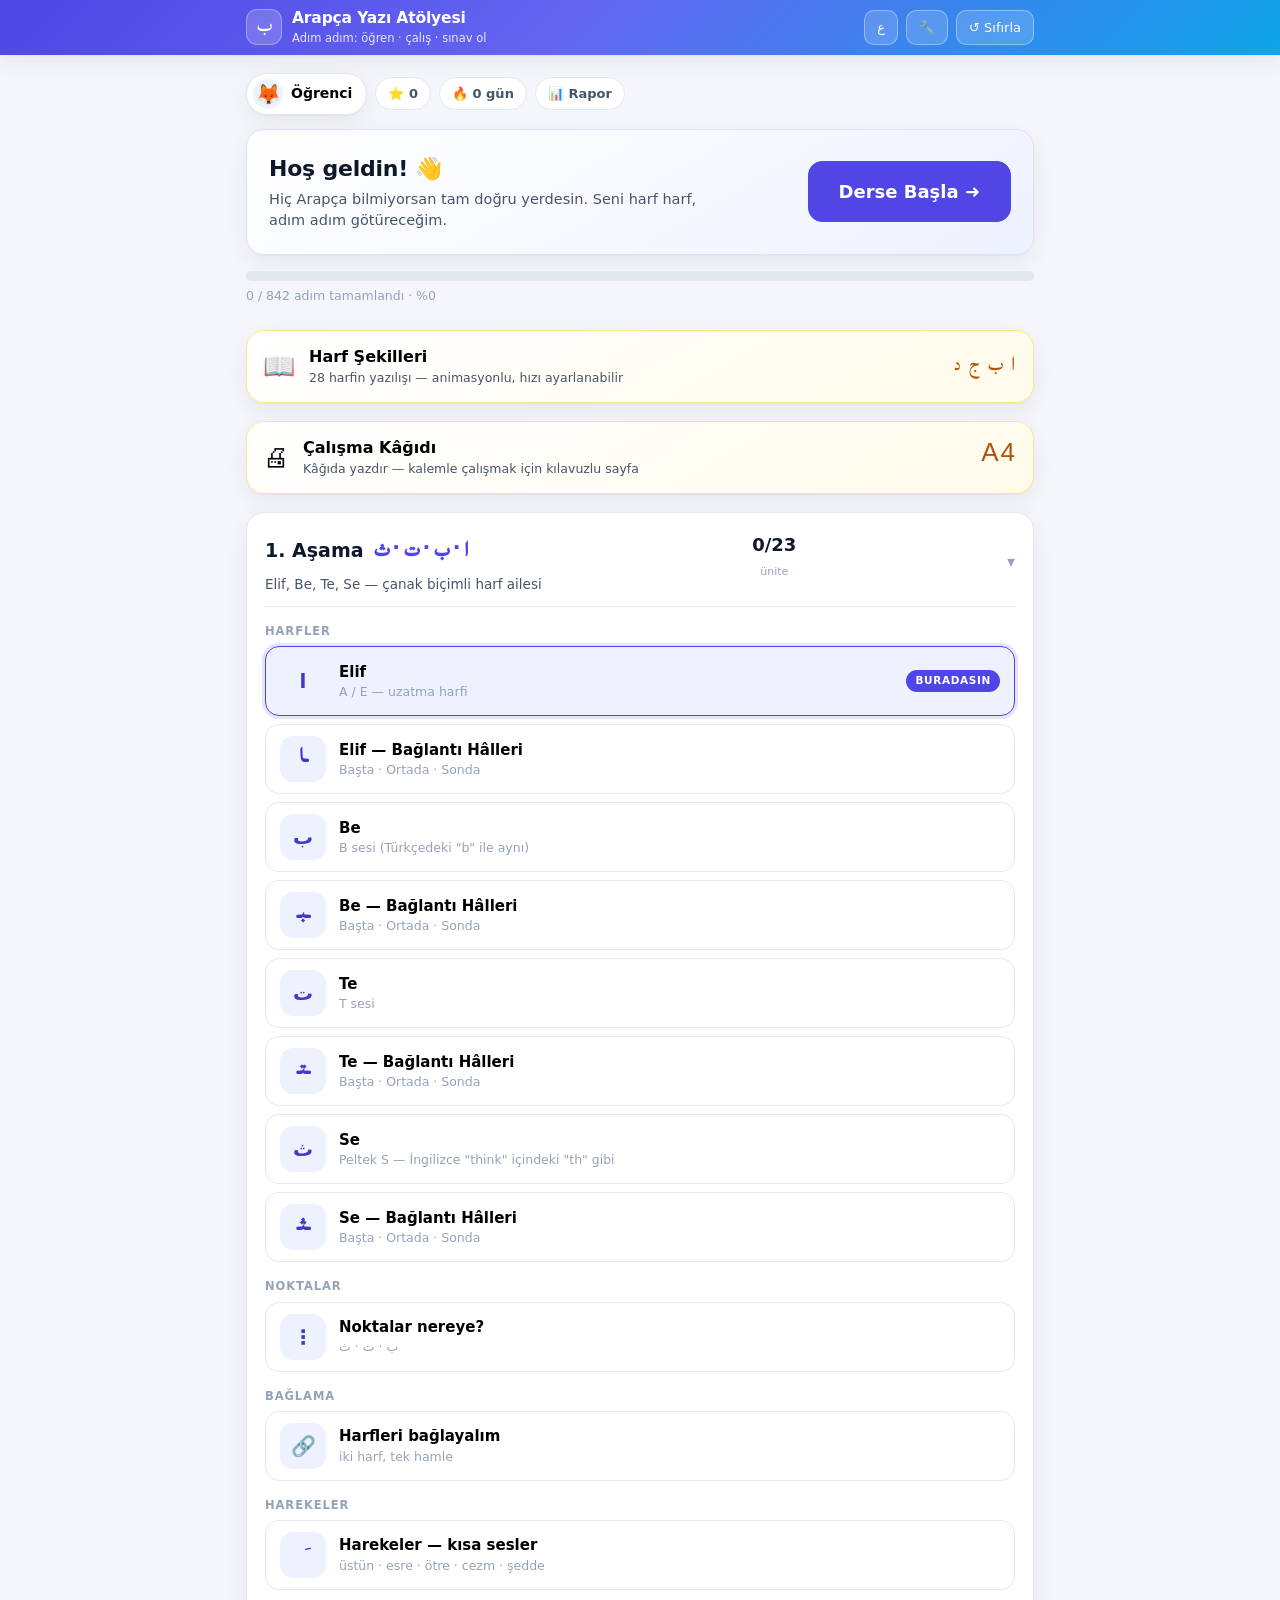
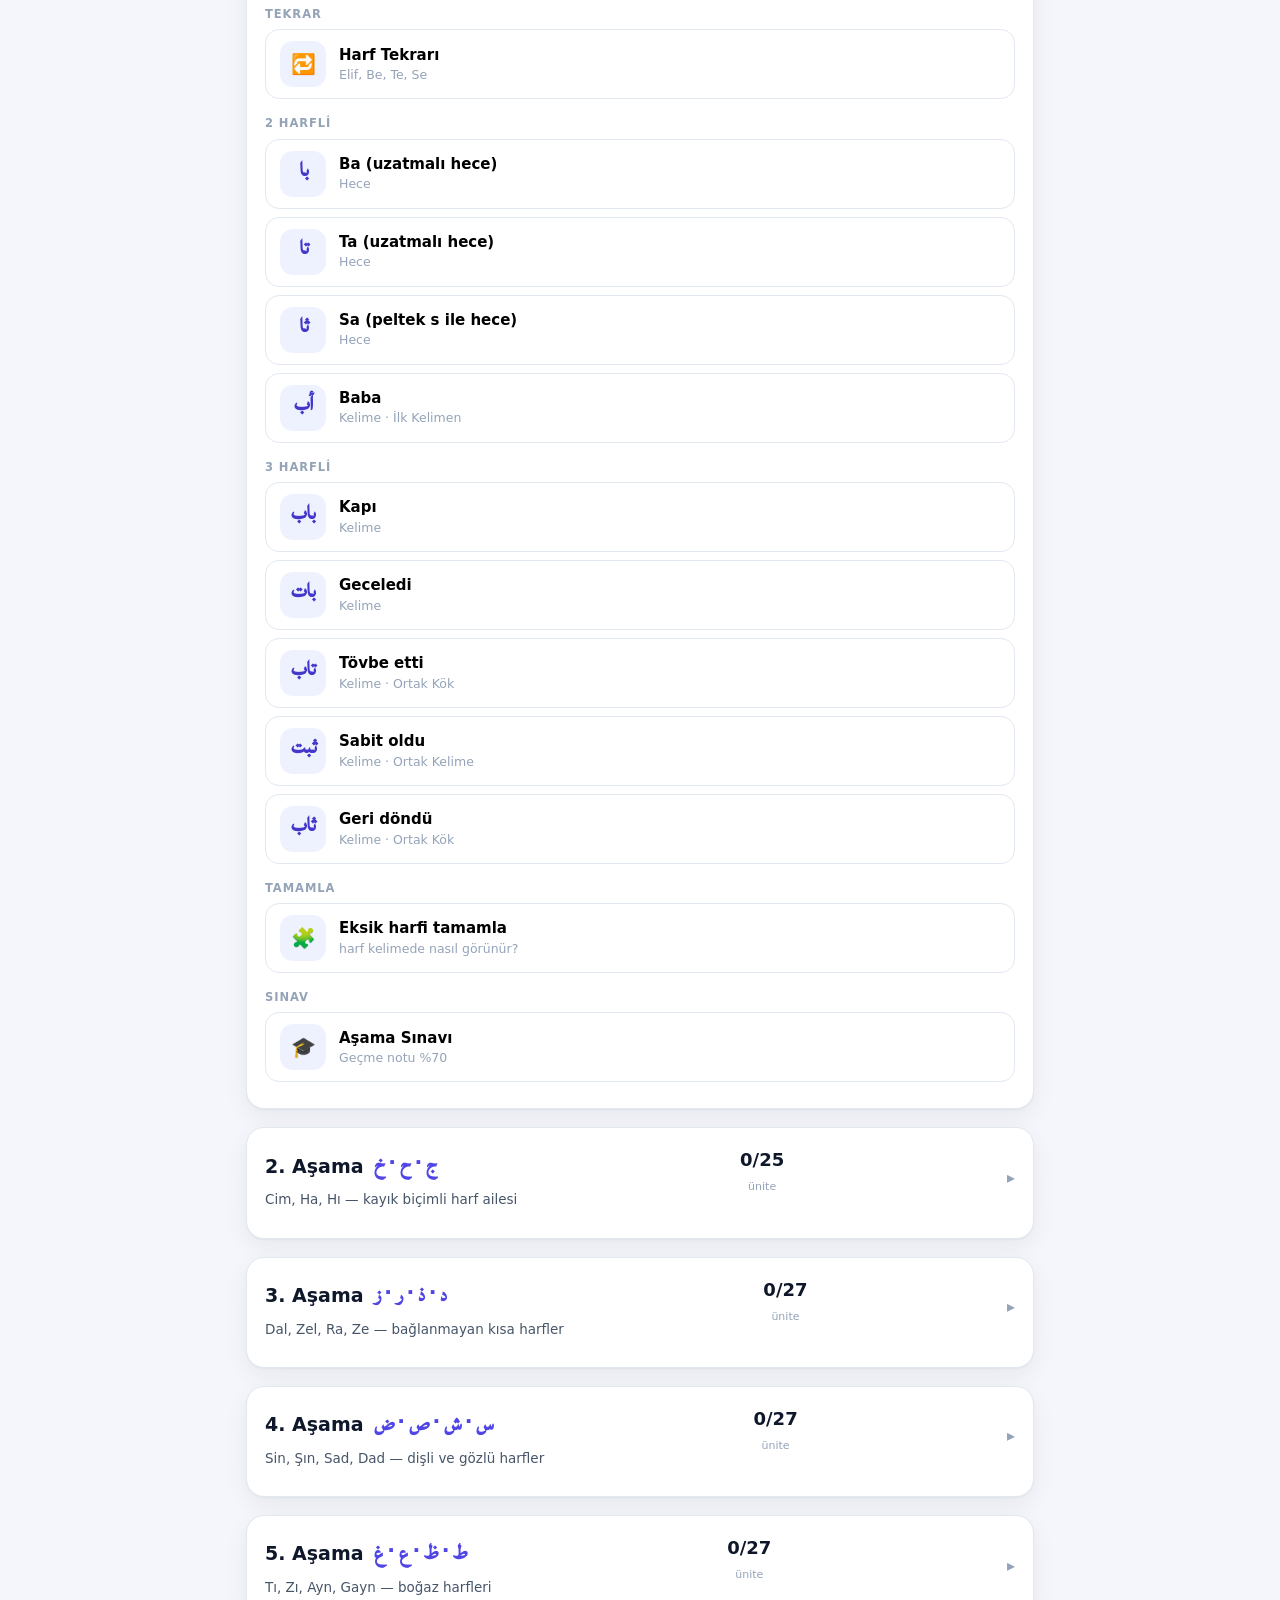
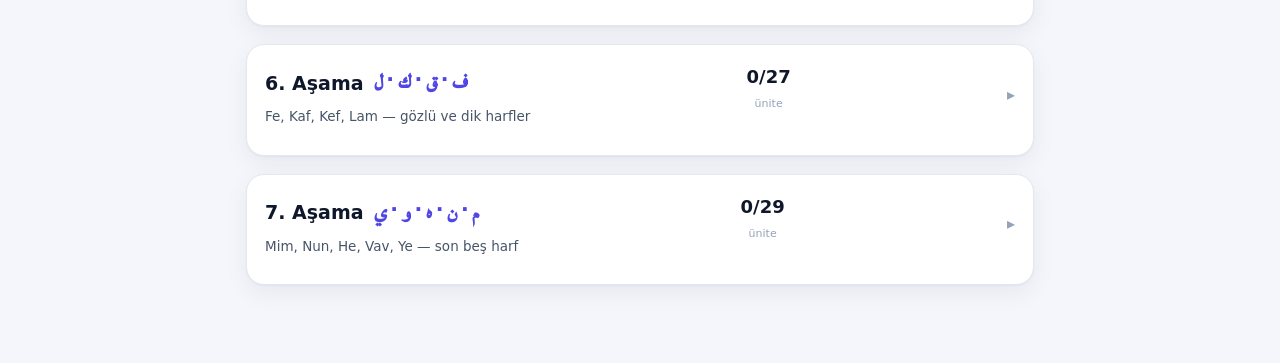
<file: index.html>
<!DOCTYPE html>
<html lang="tr">
<head>
  <meta charset="utf-8" />
  <meta name="viewport" content="width=device-width, initial-scale=1, viewport-fit=cover" />
  <title>Arapça Yazı Atölyesi — Adım Adım Kurs</title>
  <meta name="description" content="Türkçe konuşan yeni başlayanlar için adım adım Arapça harf yazma kursu: öğren, çalış, sınav ol." />
  <link rel="stylesheet" href="css/style.css" />
  <link rel="manifest" href="manifest.webmanifest" />
  <meta name="theme-color" content="#4f46e5" />
  <meta name="mobile-web-app-capable" content="yes" />
  <link rel="icon" href="data:image/svg+xml,<svg xmlns='http://www.w3.org/2000/svg' viewBox='0 0 100 100'><text y='.9em' font-size='90'>✍️</text></svg>" />
</head>
<body>

  <header class="app-header">
    <div class="wrap header-inner">
      <div class="brand">
        <span class="brand-mark" dir="rtl">ب</span>
        <div>
          <h1>Arapça Yazı Atölyesi</h1>
          <p>Adım adım: öğren · çalış · sınav ol</p>
        </div>
      </div>
      <div class="header-actions">
        <button type="button" id="lang-btn" class="btn btn-ghost btn-sm" title="Arayüz dili / لغة الواجهة">
          ع
        </button>
        <button type="button" id="admin-btn" class="btn btn-ghost btn-sm" title="Yönetici modu (öğretmen)">
          🔧
        </button>
        <button type="button" id="reset-btn" class="btn btn-ghost btn-sm" title="Tüm ilerlemeyi sıfırla">
          ↺ Sıfırla
        </button>
      </div>
    </div>
  </header>

  <!-- Tüm ekranlar (yol haritası / ders oynatıcı) buraya çizilir -->
  <main id="app" class="wrap"></main>

  <div id="toast-host" class="toast-host" aria-live="polite"></div>

  <!-- Modüller: sırayla yüklenir, hepsi window.AH ad alanını paylaşır -->
  <script src="js/i18n.js"></script>
  <script src="js/data.js"></script>
  <script src="js/letterforms.js"></script>
  <!-- Yöneticinin uygulamaya KALICI olarak gömdüğü veriler -->
  <script src="js/custom-paths.js"></script>
  <script src="js/custom-data.js"></script>
  <script src="js/custom-audio.js"></script>
  <!-- Küçük katman: içerik düzenlemelerini course.js'ten ÖNCE uygular ve
       yolları okur. Yönetici paneli (admin.js ~94 KB) burada YÜKLENMEZ;
       🔧 düğmesine basılınca istek üzerine gelir. -->
  <script src="js/overrides.js"></script>
  <script src="js/course.js"></script>
  <script src="js/storage.js"></script>
  <script src="js/audio.js"></script>
  <script src="js/speech.js"></script>
  <script src="js/confetti.js"></script>
  <script src="js/skeleton.js"></script>
  <script src="js/tracing.js"></script>
  <script src="js/strokecheck.js"></script>
  <script src="js/assembly.js"></script>
  <script src="js/app.js"></script>

  <!-- Çevrimdışı çalışma / tablete kurulum (yalnızca http(s) üzerinden) -->
  <script>
    if ('serviceWorker' in navigator && location.protocol.indexOf('http') === 0) {
      window.addEventListener('load', function () {
        navigator.serviceWorker.register('sw.js').catch(function () { /* sessizce geç */ });
      });
    }
  </script>
</body>
</html>
</file>
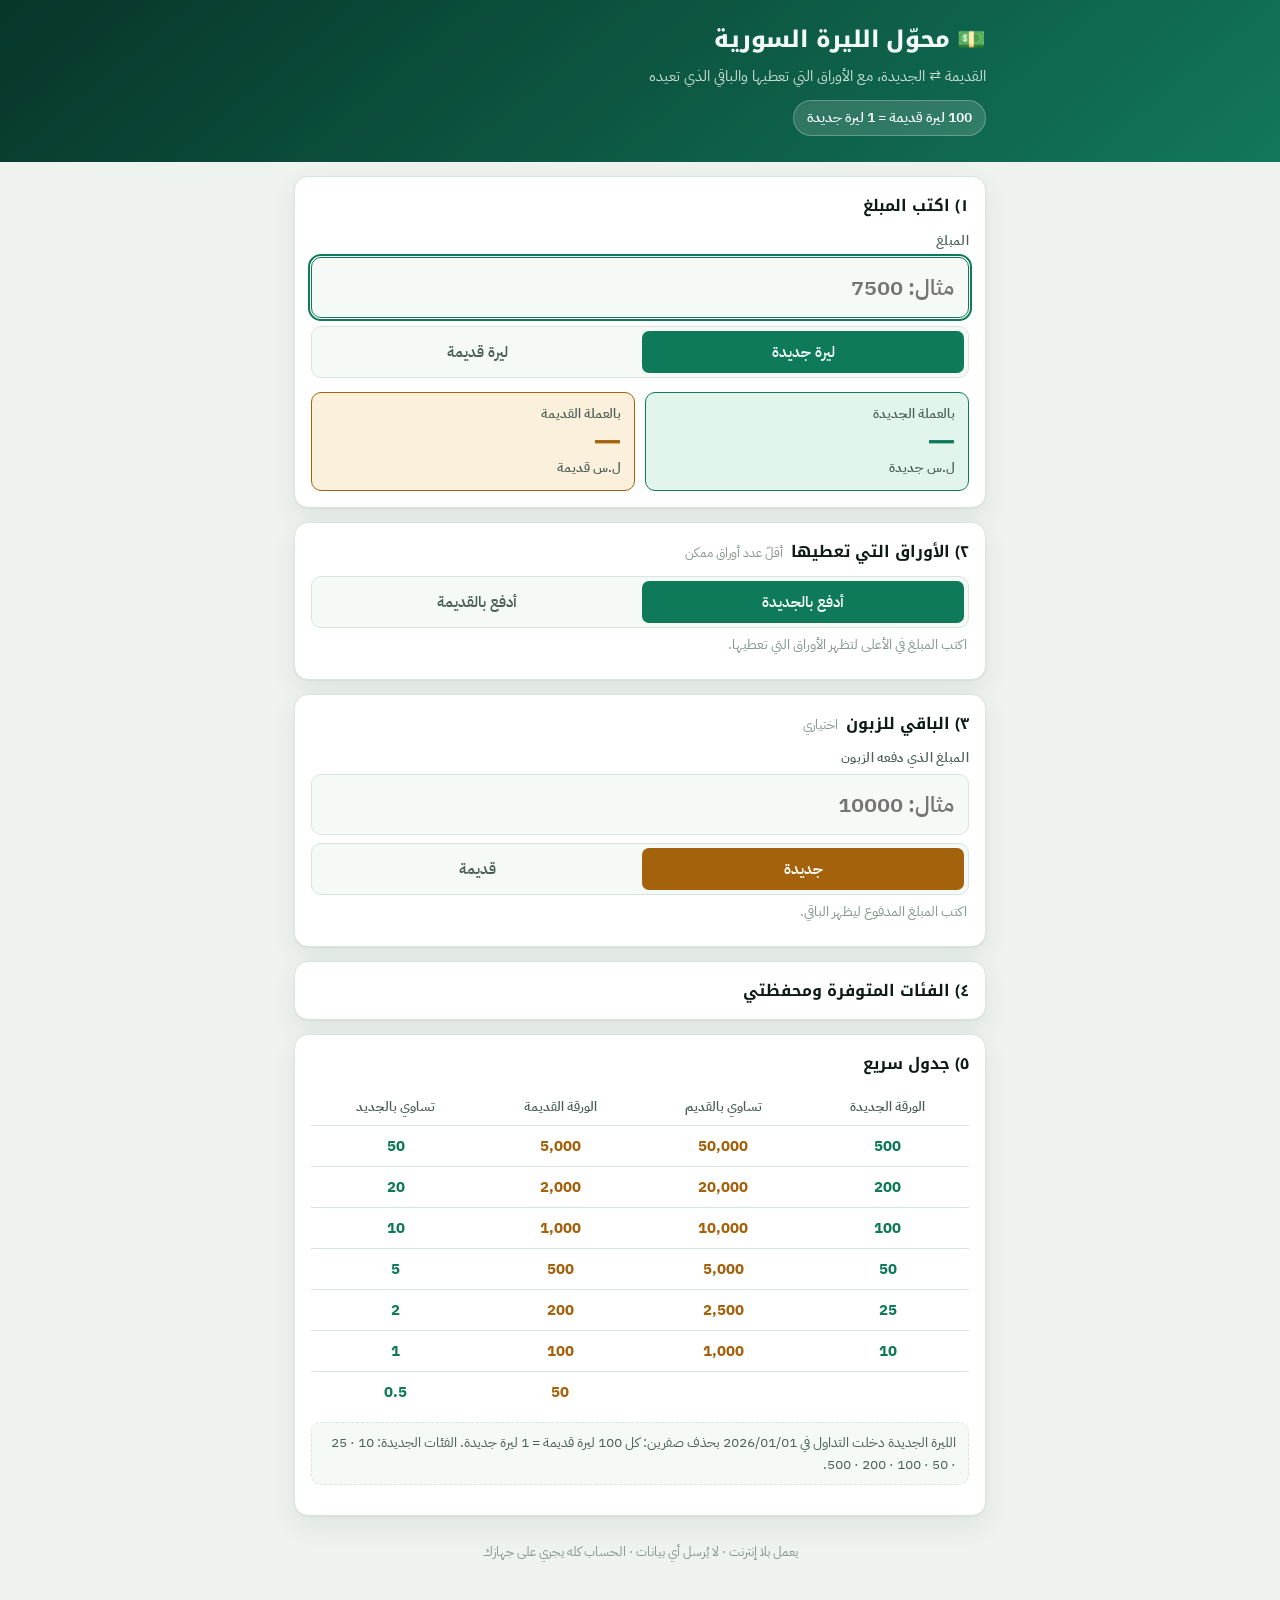
<file: currency-standalone.html>
<!DOCTYPE html>
<html lang="ar" dir="rtl">
<head>
<meta charset="utf-8" />
<meta name="viewport" content="width=device-width, initial-scale=1, viewport-fit=cover" />
<title>محوّل الليرة السورية</title>
<meta name="theme-color" content="#0d5a45" />
<link rel="icon" href="data:image/svg+xml,<svg xmlns='http://www.w3.org/2000/svg' viewBox='0 0 100 100'><text y='.9em' font-size='90'>💵</text></svg>" />
<link rel="stylesheet" href="https://fonts.googleapis.com/css2?family=IBM+Plex+Sans+Arabic:wght@400;500;600;700&family=Noto+Kufi+Arabic:wght@700;800&display=swap" />
<style>
/* =========================================================================
   currency.css — محوّل الليرة السورية (قديمة ⇄ جديدة)

   واجهة عربية من اليمين إلى اليسار، بلا أي اعتماد خارجي سوى خطّين
   اختياريين من Google Fonts (يعمل التطبيق كاملًا بدونهما).

   الألوان كلها متغيّرات (tokens) معرّفة ثلاث مرات:
     :root                                   → النهار (الأساس)
     @media (prefers-color-scheme: dark)      → الليل حسب النظام
     :root[data-theme="dark"] / ["light"]     → اختيار صريح
   ========================================================================= */

:root {
  /* رماديات مائلة قليلًا إلى الأخضر — لون التطبيق، لا رمادي محايد */
  --bg: #eef3ef;
  --surface: #ffffff;
  --surface-2: #f5faf7;
  --ink: #0e1a15;
  --ink-soft: #4c5f57;
  --ink-faint: #85968d;
  --line: #d8e5df;

  --new: #0f7a5a;          /* العملة الجديدة */
  --new-soft: #e2f5ec;
  --old: #a4620d;          /* العملة القديمة */
  --old-soft: #fbf0dc;
  --bad: #b3261e;
  --bad-soft: #fbe9e7;

  --radius: 14px;
  --radius-sm: 10px;
  --shadow: 0 1px 2px rgba(14,26,21,.05), 0 10px 28px rgba(14,26,21,.07);

  --display: "Noto Kufi Arabic", "Segoe UI", Tahoma, system-ui, sans-serif;
  --body: "IBM Plex Sans Arabic", "Segoe UI", Tahoma, system-ui, sans-serif;
}

@media (prefers-color-scheme: dark) {
  :root:not([data-theme="light"]) {
    --bg: #0b1310;
    --surface: #12201b;
    --surface-2: #172722;
    --ink: #e6f1eb;
    --ink-soft: #a6bbb1;
    --ink-faint: #6d8279;
    --line: #24382f;

    --new: #4ade9f;
    --new-soft: #0c2c22;
    --old: #e0a944;
    --old-soft: #2d2410;
    --bad: #f0837a;
    --bad-soft: #331816;

    --shadow: 0 1px 2px rgba(0,0,0,.4), 0 10px 28px rgba(0,0,0,.45);
  }
}

:root[data-theme="dark"] {
  --bg: #0b1310;
  --surface: #12201b;
  --surface-2: #172722;
  --ink: #e6f1eb;
  --ink-soft: #a6bbb1;
  --ink-faint: #6d8279;
  --line: #24382f;

  --new: #4ade9f;
  --new-soft: #0c2c22;
  --old: #e0a944;
  --old-soft: #2d2410;
  --bad: #f0837a;
  --bad-soft: #331816;

  --shadow: 0 1px 2px rgba(0,0,0,.4), 0 10px 28px rgba(0,0,0,.45);
}

* { box-sizing: border-box; }

html, body {
  margin: 0; padding: 0; direction: rtl;
  background: var(--bg); color: var(--ink);
  font-family: var(--body);
  font-size: 16px; line-height: 1.6; -webkit-text-size-adjust: 100%;
}

/* كل الأرقام بعرض ثابت حتى تصطفّ رأسيًا */
.val, .cnt, .note-chip, .sub, table.ref td, input[type="text"] {
  font-variant-numeric: tabular-nums;
}

.wrap { max-width: 720px; margin: 0 auto; padding: 0 14px 56px; }

/* ---------------------------------------------------------------- الترويسة */
.app-header {
  background: linear-gradient(140deg, #07352a 0%, #0d5a45 55%, #12775b 100%);
  color: #f2fbf7; padding: 22px 0 26px;
}
.app-header .wrap { padding-bottom: 0; }
.app-header h1 {
  margin: 0; font-family: var(--display); font-size: 23px; font-weight: 800;
  letter-spacing: -.2px; text-wrap: balance;
}
.app-header p { margin: 6px 0 0; font-size: 14.5px; color: rgba(242,251,247,.82); }
.rate-badge {
  display: inline-block; margin-top: 12px; background: rgba(255,255,255,.14);
  border: 1px solid rgba(255,255,255,.26); padding: 6px 13px; border-radius: 99px;
  font-size: 14px; font-weight: 600; font-variant-numeric: tabular-nums;
}

/* ---------------------------------------------------------------- بطاقات */
.card {
  background: var(--surface); border: 1px solid var(--line); border-radius: var(--radius);
  box-shadow: var(--shadow); padding: 16px; margin-top: 14px;
}
.card > h2, details.settings summary {
  margin: 0 0 12px; font-family: var(--display); font-size: 16px; font-weight: 700;
  display: flex; gap: 8px; align-items: baseline; flex-wrap: wrap;
}
.card > h2 .hint { font-family: var(--body); font-size: 13px; font-weight: 400; color: var(--ink-faint); }

/* --------------------------------------------------------------- الإدخال */
label.field {
  display: block; font-size: 12.5px; font-weight: 600; color: var(--ink-soft);
  letter-spacing: .3px; margin-bottom: 6px;
}
input[type="text"], input[type="number"] {
  width: 100%; font: inherit; font-size: 22px; font-weight: 600; padding: 12px 14px;
  border: 1.5px solid var(--line); border-radius: var(--radius-sm);
  background: var(--surface-2); color: var(--ink);
  text-align: right; direction: ltr; unicode-bidi: plaintext;
}
input:focus-visible { outline: 2px solid var(--new); outline-offset: 1px; border-color: var(--new); }
input.small { font-size: 15px; padding: 7px 9px; }

.seg {
  display: flex; gap: 4px; background: var(--surface-2); border: 1px solid var(--line);
  border-radius: var(--radius-sm); padding: 4px; margin-top: 8px;
}
.seg button {
  flex: 1 1 0; font: inherit; font-weight: 600; font-size: 15px; padding: 9px 6px; cursor: pointer;
  border: 0; border-radius: 7px; background: transparent; color: var(--ink-soft);
  transition: background .12s ease, color .12s ease;
}
.seg button:hover { color: var(--ink); }
.seg button:focus-visible { outline: 2px solid var(--new); outline-offset: 1px; }
.seg button[aria-pressed="true"] { background: var(--new); color: #f2fbf7; }
.seg.alt button[aria-pressed="true"] { background: var(--old); color: #fffdf8; }
@media (prefers-color-scheme: dark) {
  :root:not([data-theme="light"]) .seg button[aria-pressed="true"],
  :root:not([data-theme="light"]) .seg.alt button[aria-pressed="true"] { color: #08120e; }
}
:root[data-theme="dark"] .seg button[aria-pressed="true"],
:root[data-theme="dark"] .seg.alt button[aria-pressed="true"] { color: #08120e; }

/* --------------------------------------------------------------- النتيجة */
.result { margin-top: 14px; display: grid; gap: 10px; grid-template-columns: 1fr 1fr; }
@media (max-width: 520px) { .result { grid-template-columns: 1fr; } }
.result .box { border: 1px solid var(--line); border-radius: var(--radius-sm); padding: 11px 13px; }
.result .box.n { background: var(--new-soft); border-color: var(--new); }
.result .box.o { background: var(--old-soft); border-color: var(--old); }
.result .lbl { font-size: 12.5px; font-weight: 600; color: var(--ink-soft); }
.result .val {
  font-family: var(--display); font-size: 27px; font-weight: 800; line-height: 1.25;
  direction: ltr; text-align: right; unicode-bidi: plaintext;
}
.result .box.n .val { color: var(--new); }
.result .box.o .val { color: var(--old); }
.result .unit { font-size: 13px; font-weight: 600; color: var(--ink-soft); }

/* ---------------------------------------------------------------- الأوراق */
.notes { display: flex; flex-direction: column; gap: 8px; }
.note-row {
  display: flex; align-items: center; gap: 10px; padding: 8px 11px;
  border: 1px solid var(--line); border-radius: var(--radius-sm); background: var(--surface-2);
}
/* شكل الورقة: مستطيل صغير بإطار داخلي فاتح كحواف الورقة النقدية */
.note-chip {
  flex: none; min-width: 78px; text-align: center; font-family: var(--display);
  font-weight: 700; font-size: 15px; padding: 8px 9px; border-radius: 6px;
  color: #fff; direction: ltr;
  box-shadow: inset 0 0 0 1px rgba(255,255,255,.35), inset 0 -2px 0 rgba(0,0,0,.18);
}
.note-row .times { font-weight: 600; font-size: 17px; color: var(--ink-faint); }
.note-row .cnt { font-family: var(--display); font-weight: 700; font-size: 19px; min-width: 2.1em; }
.note-row .sub {
  margin-inline-start: auto; font-size: 12.5px; color: var(--ink-faint);
  direction: ltr; unicode-bidi: plaintext; text-align: left;
}
.total-line {
  margin-top: 10px; padding-top: 10px; border-top: 1px dashed var(--line);
  display: flex; justify-content: space-between; gap: 10px; flex-wrap: wrap;
  font-weight: 600; font-size: 14.5px;
}
.empty { color: var(--ink-faint); font-size: 14px; padding: 6px 2px; }

.warn {
  margin-top: 10px; background: var(--bad-soft); border: 1px solid var(--bad);
  color: var(--bad); border-radius: var(--radius-sm); padding: 10px 12px;
  font-size: 14px; font-weight: 500;
}
.info-note {
  font-size: 13.5px; color: var(--ink-soft); background: var(--surface-2);
  border: 1px dashed var(--line); border-radius: var(--radius-sm);
  padding: 9px 12px; margin-top: 10px;
}

/* --------------------------------------------------------------- الإعدادات */
details.settings summary { cursor: pointer; margin-bottom: 0; }
details.settings summary:focus-visible { outline: 2px solid var(--new); outline-offset: 3px; }
details.settings[open] summary { margin-bottom: 12px; }
.den-grid { display: grid; grid-template-columns: repeat(auto-fill, minmax(165px, 1fr)); gap: 8px; margin-top: 10px; }
.den-item {
  display: flex; align-items: center; gap: 8px; border: 1px solid var(--line);
  border-radius: var(--radius-sm); padding: 6px 9px; background: var(--surface-2);
}
.den-item input[type="checkbox"] { width: 17px; height: 17px; accent-color: var(--new); flex: none; }
.den-item .name { font-weight: 600; font-size: 14px; direction: ltr; unicode-bidi: plaintext; }
.den-item input.count {
  width: 60px; margin-inline-start: auto; text-align: center; font-weight: 600;
}
.sub-h {
  font-family: var(--display); font-size: 13.5px; font-weight: 700; color: var(--ink-soft);
  margin: 16px 0 0;
}

/* ----------------------------------------------------------------- الجدول */
.table-scroll { overflow-x: auto; }
table.ref { width: 100%; border-collapse: collapse; font-size: 15px; min-width: 340px; }
table.ref th, table.ref td { padding: 8px 10px; border-bottom: 1px solid var(--line); text-align: center; }
table.ref th { font-size: 12.5px; font-weight: 600; color: var(--ink-soft); }
table.ref tr:last-child td { border-bottom: 0; }
table.ref td.n { color: var(--new); font-weight: 700; direction: ltr; }
table.ref td.o { color: var(--old); font-weight: 700; direction: ltr; }

.btn {
  font: inherit; font-weight: 600; font-size: 14.5px; border: 1px solid var(--line);
  background: var(--surface); color: var(--ink); border-radius: var(--radius-sm);
  padding: 8px 14px; cursor: pointer; transition: border-color .12s ease, color .12s ease;
}
.btn:hover { border-color: var(--new); color: var(--new); }
.btn:focus-visible { outline: 2px solid var(--new); outline-offset: 1px; }
.btn-row { display: flex; gap: 8px; flex-wrap: wrap; margin-top: 12px; }

footer.foot { text-align: center; color: var(--ink-faint); font-size: 12.5px; margin-top: 24px; line-height: 1.9; }

@media (prefers-reduced-motion: reduce) {
  * { transition: none !important; animation: none !important; }
}
</style>
</head>
<body>
<header class="app-header">
    <div class="wrap">
      <h1>💵 محوّل الليرة السورية</h1>
      <p>القديمة ⇄ الجديدة، مع الأوراق التي تعطيها والباقي الذي تعيده</p>
      <span class="rate-badge">100 ليرة قديمة = 1 ليرة جديدة</span>
    </div>
  </header>

  <main class="wrap">

    <!-- ١) المبلغ والتحويل -->
    <section class="card">
      <h2>١) اكتب المبلغ</h2>
      <label class="field" for="amount">المبلغ</label>
      <input id="amount" type="text" inputmode="decimal" autocomplete="off" placeholder="مثال: 7500" />
      <div class="seg" id="amount-cur" role="group" aria-label="عملة المبلغ">
        <button type="button" data-cur="new" aria-pressed="true">ليرة جديدة</button>
        <button type="button" data-cur="old" aria-pressed="false">ليرة قديمة</button>
      </div>

      <div class="result">
        <div class="box n">
          <div class="lbl">بالعملة الجديدة</div>
          <div class="val" id="out-new">—</div>
          <div class="unit">ل.س جديدة</div>
        </div>
        <div class="box o">
          <div class="lbl">بالعملة القديمة</div>
          <div class="val" id="out-old">—</div>
          <div class="unit">ل.س قديمة</div>
        </div>
      </div>
      <div id="amount-err" class="warn" hidden>المبلغ غير صحيح — اكتب أرقامًا فقط.</div>
    </section>

    <!-- ٢) الأوراق التي تعطيها -->
    <section class="card">
      <h2>٢) الأوراق التي تعطيها <span class="hint">أقلّ عدد أوراق ممكن</span></h2>
      <div class="seg" id="plan-cur" role="group" aria-label="عملة الدفع">
        <button type="button" data-cur="new" aria-pressed="true">أدفع بالجديدة</button>
        <button type="button" data-cur="old" aria-pressed="false">أدفع بالقديمة</button>
      </div>
      <div id="plan-out"></div>
    </section>

    <!-- ٣) الباقي -->
    <section class="card">
      <h2>٣) الباقي للزبون <span class="hint">اختياري</span></h2>
      <label class="field" for="paid">المبلغ الذي دفعه الزبون</label>
      <input id="paid" type="text" inputmode="decimal" autocomplete="off" placeholder="مثال: 10000" />
      <div class="seg alt" id="paid-cur" role="group" aria-label="عملة المدفوع">
        <button type="button" data-cur="new" aria-pressed="true">جديدة</button>
        <button type="button" data-cur="old" aria-pressed="false">قديمة</button>
      </div>
      <div id="change-out"></div>
    </section>

    <!-- ٤) الفئات المتوفرة -->
    <section class="card">
      <details class="settings" id="settings">
        <summary>٤) الفئات المتوفرة ومحفظتي</summary>
        <p class="info-note">
          أطفئ أي فئة غير متوفرة عندك. واترك خانة العدد فارغة إذا كان لديك منها ما يكفي،
          أو اكتب عدد الأوراق التي تملكها فعلًا فيحسب البرنامج ما يمكن دفعه بها.
        </p>

        <h3 class="sub-h">الأوراق الجديدة</h3>
        <div class="den-grid" id="den-new"></div>

        <h3 class="sub-h">الأوراق القديمة</h3>
        <div class="den-grid" id="den-old"></div>

        <div class="btn-row">
          <button type="button" class="btn" id="reset-denoms">إعادة الضبط</button>
          <button type="button" class="btn" id="clear-counts">مسح الأعداد (غير محدود)</button>
        </div>
      </details>
    </section>

    <!-- ٥) جدول سريع -->
    <section class="card">
      <h2>٥) جدول سريع</h2>
      <div class="table-scroll">
        <table class="ref">
          <thead>
            <tr><th>الورقة الجديدة</th><th>تساوي بالقديم</th><th>الورقة القديمة</th><th>تساوي بالجديد</th></tr>
          </thead>
          <tbody id="ref-body"></tbody>
        </table>
      </div>
      <p class="info-note">
        الليرة الجديدة دخلت التداول في 2026/01/01 بحذف صفرين: كل 100 ليرة قديمة = 1 ليرة جديدة.
        الفئات الجديدة: 10 · 25 · 50 · 100 · 200 · 500.
      </p>
    </section>

    <footer class="foot">
      يعمل بلا إنترنت · لا يُرسل أي بيانات · الحساب كله يجري على جهازك
    </footer>
  </main>
<script>
/* =========================================================================
   currency-core.js — منطق تحويل الليرة السورية (القديمة ⇄ الجديدة)

   • سعر التحويل ثابت رسميًا: 100 ليرة قديمة = 1 ليرة جديدة (حذف صفرين).
   • كل الحسابات تجري بوحدة داخلية واحدة = "ليرة قديمة" (عدد صحيح)،
     حتى لا تتراكم أخطاء الكسور العشرية:  1 جديدة = 100 وحدة.
   • الدالة الأهم: makeChange() — تحسب أقلّ عدد أوراق يعطيها الشخص
     لمبلغ معيّن، مع مراعاة ما يملكه فعلًا من أوراق (اختياري).

   لا اعتماد على أي مكتبة خارجية، ويعمل في المتصفح وفي Node معًا.
   ========================================================================= */
(function (root, factory) {
  'use strict';
  const api = factory();
  if (typeof module === 'object' && module.exports) module.exports = api;
  root.SYP = api;
})(typeof window !== 'undefined' ? window : globalThis, function () {
  'use strict';

  /* 100 ليرة قديمة = 1 ليرة جديدة */
  const RATE = 100;

  /* فئات العملة. القيمة بالفئة نفسها (لا بالوحدة الداخلية).
     on: هل هي متداولة/مفعّلة افتراضيًا. */
  const DENOMS = {
    /* الأوراق الجديدة (بدأ تداولها 2026/01/01): 10 · 25 · 50 · 100 · 200 · 500 */
    new: [
      { value: 500, kind: 'note', on: true },
      { value: 200, kind: 'note', on: true },
      { value: 100, kind: 'note', on: true },
      { value: 50,  kind: 'note', on: true },
      { value: 25,  kind: 'note', on: true },
      { value: 10,  kind: 'note', on: true }
    ],
    /* الأوراق القديمة المتداولة، والقطع المعدنية القديمة مطفأة افتراضيًا
       لأنها عمليًا خرجت من الاستعمال. */
    old: [
      { value: 5000, kind: 'note', on: true },
      { value: 2000, kind: 'note', on: true },
      { value: 1000, kind: 'note', on: true },
      { value: 500,  kind: 'note', on: true },
      { value: 200,  kind: 'note', on: true },
      { value: 100,  kind: 'note', on: true },
      { value: 50,   kind: 'note', on: true },
      { value: 25,   kind: 'coin', on: false },
      { value: 10,   kind: 'coin', on: false },
      { value: 5,    kind: 'coin', on: false }
    ]
  };

  /* ---------------------------------------------------------------- أرقام */

  /* يقبل الأرقام العربية (٠١٢…) والفواصل والمسافات: "١٢٬٥٠٠" → 12500 */
  function parseAmount(str) {
    if (typeof str === 'number') return isFinite(str) ? str : null;
    if (str == null) return null;
    let s = String(str).trim();
    if (!s) return null;
    /* أرقام عربية-هندية وفارسية → لاتينية */
    s = s.replace(/[٠-٩]/g, (d) => String(d.charCodeAt(0) - 0x0660))
         .replace(/[۰-۹]/g, (d) => String(d.charCodeAt(0) - 0x06F0));
    /* فواصل الآلاف والمسافات (بما فيها المسافة غير الفاصلة) تُحذف */
    s = s.replace(/[,٬  \s'’]/g, '');
    /* الفاصلة العشرية العربية → نقطة */
    s = s.replace(/٫/g, '.');
    if (!/^[+-]?(\d+(\.\d*)?|\.\d+)$/.test(s)) return null;
    const n = Number(s);
    return isFinite(n) ? n : null;
  }

  /* تقريب لأقرب عدد صحيح من الوحدات (= ليرة قديمة) */
  function toUnits(amount, cur) {
    const n = typeof amount === 'number' ? amount : parseAmount(amount);
    if (n == null) return null;
    return Math.round(cur === 'new' ? n * RATE : n);
  }

  function fromUnits(units, cur) {
    if (units == null) return null;
    return cur === 'new' ? units / RATE : units;
  }

  /* تحويل مبلغ من عملة إلى الأخرى → { old, new, units } */
  function convert(amount, from) {
    const units = toUnits(amount, from);
    if (units == null) return null;
    return { units: units, old: fromUnits(units, 'old'), new: fromUnits(units, 'new') };
  }

  /* تنسيق للعرض: فواصل آلاف، وحتى منزلتين عشريتين بلا أصفار زائدة */
  function format(amount) {
    if (amount == null || !isFinite(amount)) return '—';
    const neg = amount < 0;
    const v = Math.abs(amount);
    const rounded = Math.round(v * 100) / 100;
    const intPart = Math.floor(rounded);
    const frac = Math.round((rounded - intPart) * 100);
    let out = String(intPart).replace(/\B(?=(\d{3})+(?!\d))/g, ',');
    if (frac) out += '.' + (frac % 10 === 0 ? String(frac / 10) : String(frac).padStart(2, '0'));
    return (neg ? '-' : '') + out;
  }

  /* ------------------------------------------------------- حلّ الفئات (DP) */

  function gcd(a, b) { while (b) { const t = a % b; a = b; b = t; } return a; }

  function emptyPlan() { return { items: [], notes: 0, total: 0 }; }

  function planTotal(items) {
    return items.reduce((s, it) => s + it.value * it.count, 0);
  }

  /* يبني قائمة الفئات الفعّالة بوحدة الحساب الداخلية.
     denoms: [{ value, count }] — value بالفئة نفسها، count عدد ما تملكه
     (null/undefined = غير محدود). */
  function activeDenoms(denoms, cur) {
    const mul = cur === 'new' ? RATE : 1;
    return denoms
      .filter((d) => d && d.value > 0 && (d.count == null || d.count > 0))
      .map((d) => ({
        face: d.value,
        value: Math.round(d.value * mul),
        count: d.count == null ? null : Math.floor(d.count)
      }))
      .sort((a, b) => b.value - a.value);
  }

  const INF = 0xffff;

  /**
   * makeChange — أقلّ عدد أوراق لدفع مبلغ.
   *
   * target : المبلغ بالوحدة الداخلية (ليرة قديمة، عدد صحيح)
   * denoms : [{ value, count }] بفئات العملة cur
   * cur    : 'old' | 'new'
   *
   * الناتج:
   *   { exact, target, best, under, over, capped }
   *   best  : الحل المضبوط (إن وُجد) — { items:[{value,count}], notes, total }
   *   under : أكبر مبلغ يمكن تكوينه ولا يتجاوز المطلوب
   *   over  : أصغر مبلغ يمكن تكوينه ويغطّي المطلوب (تُعاد منه البقية)
   * القيم في items بفئات العملة (مثلاً 500 للورقة الجديدة 500).
   */
  function makeChange(target, denoms, cur, opts) {
    opts = opts || {};
    const MAX_CELLS = opts.maxCells || 400000;
    const out = { exact: false, target: target, best: null, under: null, over: null, capped: false };

    if (!(target >= 0)) return out;
    const act = activeDenoms(denoms || [], cur);
    if (target === 0) { out.exact = true; out.best = emptyPlan(); out.under = emptyPlan(); out.over = emptyPlan(); return out; }
    if (!act.length) { out.under = emptyPlan(); return out; }

    const maxV = act[0].value;
    const unlimited = act.every((d) => d.count == null);

    /* المبالغ الكبيرة: نخصم مسبقًا أكبر فئة حتى يبقى نطاق صغير للـ DP.
       (صحيح لأن الفئات غير محدودة، وأكبر فئة تُستعمل قدر الإمكان) */
    const pre = [];
    let base = target;
    if (unlimited) {
      const windowSize = maxV * 40;
      if (base > windowSize) {
        const k = Math.floor((base - windowSize) / maxV);
        if (k > 0) { pre.push({ value: act[0].face, count: k }); base -= k * maxV; }
      }
    }

    const g = act.reduce((acc, d) => gcd(acc, d.value), 0) || 1;
    /* سقف الفهرسة: المطلوب + أكبر فئة (لنجد الحل الذي يغطّي المبلغ)،
       ومحدود أيضًا بمجموع ما يملكه المستخدم. */
    let limit = base + maxV;
    if (!unlimited) {
      const wallet = act.reduce((s, d) => s + d.value * (d.count == null ? 1e9 : d.count), 0);
      limit = Math.min(limit, wallet);
    }
    let N = Math.floor(limit / g);
    if (N > MAX_CELLS) { N = MAX_CELLS; out.capped = true; }

    const dp = new Uint16Array(N + 1).fill(INF);
    dp[0] = 0;
    const layers = [];
    for (let d = 0; d < act.length; d++) {
      const step = act[d].value / g;
      if (step > N) { layers.push(null); continue; }
      const cap = act[d].count == null ? Infinity : act[d].count;
      const used = new Uint16Array(N + 1);
      for (let i = step; i <= N; i++) {
        const prev = dp[i - step];
        if (prev !== INF && prev + 1 < dp[i] && used[i - step] < cap) {
          dp[i] = prev + 1;
          used[i] = used[i - step] + 1;
        }
      }
      layers.push({ step: step, used: used, face: act[d].face });
    }

    /* إعادة بناء الحل عند الفهرس idx */
    function build(idx) {
      const items = [];
      let i = idx;
      for (let d = layers.length - 1; d >= 0; d--) {
        const L = layers[d];
        if (!L) continue;
        const k = L.used[i];
        if (k > 0) { items.push({ value: L.face, count: k }); i -= k * L.step; }
      }
      items.sort((a, b) => b.value - a.value);
      /* نضمّ الفئات المخصومة مسبقًا */
      for (const p of pre) {
        const hit = items.find((it) => it.value === p.value);
        if (hit) hit.count += p.count; else items.push(p);
      }
      items.sort((a, b) => b.value - a.value);
      const notes = items.reduce((s, it) => s + it.count, 0);
      return { items: items, notes: notes, total: planTotal(items) * (cur === 'new' ? RATE : 1) };
    }

    const tIdx = base % g === 0 ? base / g : -1;
    if (tIdx >= 0 && tIdx <= N && dp[tIdx] !== INF) {
      out.exact = true;
      out.best = build(tIdx);
      out.under = out.best;
      out.over = out.best;
      return out;
    }

    /* أقرب مبلغ أقل أو يساوي */
    for (let i = Math.min(N, Math.floor(base / g)); i >= 0; i--) {
      if (dp[i] !== INF) { out.under = build(i); break; }
    }
    /* أقرب مبلغ يغطّي المطلوب */
    for (let i = Math.ceil(base / g); i <= N; i++) {
      if (dp[i] !== INF) { out.over = build(i); break; }
    }
    return out;
  }

  /* واجهة مختصرة: خطة الدفع لمبلغ بعملة معيّنة */
  function payPlan(amount, cur, denoms, opts) {
    const units = toUnits(amount, cur);
    if (units == null) return null;
    return makeChange(units, denoms, cur, opts);
  }

  /* الفئات الافتراضية لعملة ما (نسخة قابلة للتعديل) */
  function defaultDenoms(cur, onlyOn) {
    return DENOMS[cur]
      .filter((d) => (onlyOn === false ? true : d.on))
      .map((d) => ({ value: d.value, kind: d.kind, on: d.on, count: null }));
  }

  return {
    RATE: RATE,
    DENOMS: DENOMS,
    parseAmount: parseAmount,
    toUnits: toUnits,
    fromUnits: fromUnits,
    convert: convert,
    format: format,
    makeChange: makeChange,
    payPlan: payPlan,
    defaultDenoms: defaultDenoms,
    _gcd: gcd
  };
});

/* =========================================================================
   currency-app.js — واجهة محوّل الليرة السورية

   كل الحساب في currency-core.js؛ هذا الملف يرسم الشاشة فقط.
   الإعدادات (الفئات المتوفرة وأعداد الأوراق) تُحفظ في localStorage.
   ========================================================================= */
(function () {
  'use strict';

  const S = window.SYP;
  const KEY = 'syp-converter-v1';

  const $ = (id) => document.getElementById(id);

  /* ألوان الفئات — لتمييز الورقة بلمحة عين */
  const COLORS = {
    new: { 500: '#7c3aed', 200: '#0369a1', 100: '#047857', 50: '#b45309', 25: '#be123c', 10: '#0f766e' },
    old: { 5000: '#7c3aed', 2000: '#0369a1', 1000: '#047857', 500: '#b45309', 200: '#be123c',
           100: '#0f766e', 50: '#4338ca', 25: '#64748b', 10: '#64748b', 5: '#64748b' }
  };
  const colorOf = (cur, v) => (COLORS[cur] && COLORS[cur][v]) || '#475569';
  const curName = (cur) => (cur === 'new' ? 'جديدة' : 'قديمة');

  /* ------------------------------------------------------------- الحالة */

  const state = {
    amountCur: 'new',
    planCur: 'new',
    paidCur: 'new',
    denoms: { new: S.defaultDenoms('new', false), old: S.defaultDenoms('old', false) }
  };

  function save() {
    try {
      localStorage.setItem(KEY, JSON.stringify({
        amountCur: state.amountCur, planCur: state.planCur, paidCur: state.paidCur,
        denoms: state.denoms
      }));
    } catch (e) { /* وضع التصفح الخاص: نتابع بلا حفظ */ }
  }

  function load() {
    let raw = null;
    try { raw = localStorage.getItem(KEY); } catch (e) { return; }
    if (!raw) return;
    let data;
    try { data = JSON.parse(raw); } catch (e) { return; }
    if (!data || typeof data !== 'object') return;
    if (data.amountCur === 'old' || data.amountCur === 'new') state.amountCur = data.amountCur;
    if (data.planCur === 'old' || data.planCur === 'new') state.planCur = data.planCur;
    if (data.paidCur === 'old' || data.paidCur === 'new') state.paidCur = data.paidCur;
    ['new', 'old'].forEach((cur) => {
      const saved = data.denoms && data.denoms[cur];
      if (!Array.isArray(saved)) return;
      state.denoms[cur].forEach((d) => {
        const hit = saved.find((x) => x && x.value === d.value);
        if (!hit) return;
        d.on = !!hit.on;
        d.count = (typeof hit.count === 'number' && hit.count > 0) ? Math.floor(hit.count) : null;
      });
    });
  }

  /* الفئات المفعّلة فقط، بالشكل الذي يفهمه المحرّك */
  function usable(cur) {
    return state.denoms[cur].filter((d) => d.on).map((d) => ({ value: d.value, count: d.count }));
  }

  /* ------------------------------------------------------------- الرسم */

  function el(tag, cls, text) {
    const n = document.createElement(tag);
    if (cls) n.className = cls;
    if (text != null) n.textContent = text;
    return n;
  }

  /* سطر ورقة واحدة: [الفئة] × العدد ... المجموع */
  function noteRow(cur, value, count) {
    const row = el('div', 'note-row');
    const chip = el('span', 'note-chip', S.format(value));
    chip.style.background = colorOf(cur, value);
    row.appendChild(chip);
    row.appendChild(el('span', 'times', '×'));
    row.appendChild(el('span', 'cnt', String(count)));
    const sub = value * count;
    const other = cur === 'new' ? sub * S.RATE : sub / S.RATE;
    row.appendChild(el('span', 'sub',
      '= ' + S.format(sub) + ' ' + curName(cur) + '  (' + S.format(other) + ' ' + curName(cur === 'new' ? 'old' : 'new') + ')'));
    return row;
  }

  /* كتلة خطة كاملة: الأوراق + المجموع */
  function planBlock(cur, plan) {
    const box = el('div', 'notes');
    if (!plan || !plan.items.length) {
      box.appendChild(el('div', 'empty', 'لا توجد أوراق.'));
      return box;
    }
    plan.items.forEach((it) => box.appendChild(noteRow(cur, it.value, it.count)));
    const totalFace = plan.items.reduce((s, it) => s + it.value * it.count, 0);
    const line = el('div', 'total-line');
    line.appendChild(el('span', null, 'المجموع: ' + S.format(totalFace) + ' ' + curName(cur)));
    line.appendChild(el('span', null, 'عدد الأوراق: ' + plan.notes));
    box.appendChild(line);
    return box;
  }

  /* يرسم نتيجة makeChange في حاوية، مع رسائل الحالات غير المضبوطة */
  function renderResult(host, res, cur, labels) {
    host.textContent = '';
    if (!res) {
      host.appendChild(el('div', 'empty', labels.idle || 'اكتب المبلغ أولًا.'));
      return;
    }
    if (res.target === 0) {
      host.appendChild(el('div', 'empty', labels.zero || 'المبلغ صفر.'));
      return;
    }

    if (res.capped) {
      host.appendChild(el('div', 'warn',
        'المبلغ كبير جدًا بالنسبة لعدد الأوراق المتوفرة — النتيجة تقريبية.'));
    }

    if (res.exact) {
      host.appendChild(el('div', 'info-note', labels.exact));
      host.appendChild(planBlock(cur, res.best));
      return;
    }

    /* لا يمكن تكوين المبلغ بالضبط: نعرض أقرب مبلغ يغطّيه، ثم الأقل منه */
    if (res.over) {
      const extra = (res.over.total - res.target) / (cur === 'new' ? S.RATE : 1);
      host.appendChild(el('div', 'warn',
        'لا يمكن دفع المبلغ بالضبط بالفئات المتوفرة. أقرب مبلغ يغطّيه أكبر بـ ' +
        S.format(extra) + ' ' + curName(cur) + '.'));
      host.appendChild(planBlock(cur, res.over));
      if (res.under && res.under.items.length) {
        const less = (res.target - res.under.total) / (cur === 'new' ? S.RATE : 1);
        host.appendChild(el('div', 'info-note',
          'أو تدفع أقل بـ ' + S.format(less) + ' ' + curName(cur) + ': ' + itemsText(res.under, cur)));
      }
      return;
    }

    /* حتى بكل ما لديك لا يكفي */
    host.appendChild(el('div', 'warn', labels.short || 'ما لديك من أوراق لا يكفي هذا المبلغ.'));
    if (res.under && res.under.items.length) {
      host.appendChild(el('div', 'info-note', 'أقصى ما يمكن دفعه بما لديك:'));
      host.appendChild(planBlock(cur, res.under));
    }
  }

  /* وصف مختصر لخطة في سطر: "1×500 + 2×100" */
  function itemsText(plan, cur) {
    if (!plan || !plan.items.length) return 'لا شيء';
    return plan.items.map((it) => it.count + '×' + S.format(it.value)).join(' + ') +
           ' = ' + S.format(plan.total / (cur === 'new' ? S.RATE : 1)) + ' ' + curName(cur);
  }

  /* ------------------------------------------------------- إعادة الحساب */

  function currentUnits(inputId, cur, errId) {
    const raw = $(inputId).value.trim();
    const err = errId ? $(errId) : null;
    if (!raw) { if (err) err.hidden = true; return { empty: true, units: null }; }
    const n = S.parseAmount(raw);
    if (n == null || n < 0) { if (err) err.hidden = false; return { empty: false, units: null }; }
    if (err) err.hidden = true;
    return { empty: false, units: S.toUnits(n, cur) };
  }

  function refresh() {
    /* ١) التحويل */
    const amt = currentUnits('amount', state.amountCur, 'amount-err');
    const units = amt.units;
    $('out-new').textContent = units == null ? '—' : S.format(S.fromUnits(units, 'new'));
    $('out-old').textContent = units == null ? '—' : S.format(S.fromUnits(units, 'old'));

    /* ٢) الأوراق التي تعطيها */
    const denoms = usable(state.planCur);
    let res = null;
    if (units != null && units > 0) res = S.makeChange(units, denoms, state.planCur);
    renderResult($('plan-out'), res, state.planCur, {
      idle: 'اكتب المبلغ في الأعلى لتظهر الأوراق التي تعطيها.',
      exact: 'ادفع بالضبط بهذه الأوراق:',
      short: 'ما لديك من أوراق لا يكفي هذا المبلغ.'
    });

    /* ٣) الباقي */
    const paid = currentUnits('paid', state.paidCur, null);
    const host = $('change-out');
    host.textContent = '';
    if (units == null || paid.units == null) {
      host.appendChild(el('div', 'empty', 'اكتب المبلغ المدفوع ليظهر الباقي.'));
      return;
    }
    const diff = paid.units - units;
    if (diff < 0) {
      host.appendChild(el('div', 'warn',
        'المبلغ المدفوع أقل من المطلوب بـ ' + S.format(S.fromUnits(-diff, 'new')) + ' جديدة (' +
        S.format(-diff) + ' قديمة).'));
      return;
    }
    const head = el('div', 'result');
    [['new', 'n'], ['old', 'o']].forEach(([cur, cls]) => {
      const box = el('div', 'box ' + cls);
      box.appendChild(el('div', 'lbl', 'الباقي بالعملة ال' + (cur === 'new' ? 'جديدة' : 'قديمة')));
      box.appendChild(el('div', 'val', S.format(S.fromUnits(diff, cur))));
      box.appendChild(el('div', 'unit', 'ل.س ' + curName(cur)));
      head.appendChild(box);
    });
    host.appendChild(head);
    if (diff === 0) {
      host.appendChild(el('div', 'info-note', 'المبلغ مضبوط — لا يوجد باقٍ.'));
      return;
    }
    const sub = el('div');
    host.appendChild(sub);
    renderResult(sub, S.makeChange(diff, denoms, state.planCur), state.planCur, {
      exact: 'الأوراق التي تعيدها للزبون:',
      short: 'ما لديك من أوراق لا يكفي لإعادة الباقي.'
    });
  }

  /* ------------------------------------------------------------ الأزرار */

  function bindSeg(id, key) {
    const host = $(id);
    host.addEventListener('click', (e) => {
      const btn = e.target.closest('button[data-cur]');
      if (!btn) return;
      state[key] = btn.dataset.cur;
      syncSeg(id, key);
      save();
      refresh();
    });
    syncSeg(id, key);
  }

  function syncSeg(id, key) {
    $(id).querySelectorAll('button[data-cur]').forEach((b) => {
      b.setAttribute('aria-pressed', String(b.dataset.cur === state[key]));
    });
  }

  /* شبكة الفئات: تشغيل/إطفاء + عدد الأوراق المتوفرة */
  function buildDenomGrid(cur) {
    const host = $('den-' + cur);
    host.textContent = '';
    state.denoms[cur].forEach((d) => {
      const item = el('label', 'den-item');
      const cb = el('input');
      cb.type = 'checkbox';
      cb.checked = d.on;
      cb.addEventListener('change', () => { d.on = cb.checked; save(); refresh(); });
      const name = el('span', 'name', S.format(d.value) + (d.kind === 'coin' ? ' (معدنية)' : ''));
      const cnt = el('input', 'count small');
      cnt.type = 'text';
      cnt.inputMode = 'numeric';
      cnt.placeholder = '∞';
      cnt.title = 'عدد الأوراق التي تملكها (فارغ = غير محدود)';
      cnt.value = d.count == null ? '' : String(d.count);
      cnt.addEventListener('input', () => {
        const n = S.parseAmount(cnt.value);
        d.count = (n == null || n <= 0) ? null : Math.floor(n);
        save();
        refresh();
      });
      item.appendChild(cb);
      item.appendChild(name);
      item.appendChild(cnt);
      host.appendChild(item);
    });
  }

  function buildRefTable() {
    const body = $('ref-body');
    const nn = S.DENOMS.new.map((d) => d.value);
    const oo = S.DENOMS.old.filter((d) => d.kind === 'note').map((d) => d.value);
    const rows = Math.max(nn.length, oo.length);
    for (let i = 0; i < rows; i++) {
      const tr = document.createElement('tr');
      const n = nn[i], o = oo[i];
      const cells = [
        [n == null ? '' : S.format(n), 'n'],
        [n == null ? '' : S.format(n * S.RATE), 'o'],
        [o == null ? '' : S.format(o), 'o'],
        [o == null ? '' : S.format(o / S.RATE), 'n']
      ];
      cells.forEach(([txt, cls]) => {
        const td = el('td', cls, txt);
        tr.appendChild(td);
      });
      body.appendChild(tr);
    }
  }

  /* ------------------------------------------------------------- الإقلاع */

  function init() {
    load();
    bindSeg('amount-cur', 'amountCur');
    bindSeg('plan-cur', 'planCur');
    bindSeg('paid-cur', 'paidCur');
    buildDenomGrid('new');
    buildDenomGrid('old');
    buildRefTable();

    $('amount').addEventListener('input', refresh);
    $('paid').addEventListener('input', refresh);

    $('reset-denoms').addEventListener('click', () => {
      state.denoms = { new: S.defaultDenoms('new', false), old: S.defaultDenoms('old', false) };
      buildDenomGrid('new'); buildDenomGrid('old'); save(); refresh();
    });
    $('clear-counts').addEventListener('click', () => {
      ['new', 'old'].forEach((c) => state.denoms[c].forEach((d) => { d.count = null; }));
      buildDenomGrid('new'); buildDenomGrid('old'); save(); refresh();
    });

    refresh();
    $('amount').focus();
  }

  if (document.readyState === 'loading') document.addEventListener('DOMContentLoaded', init);
  else init();
})();
</script>
</body>
</html>
</file>
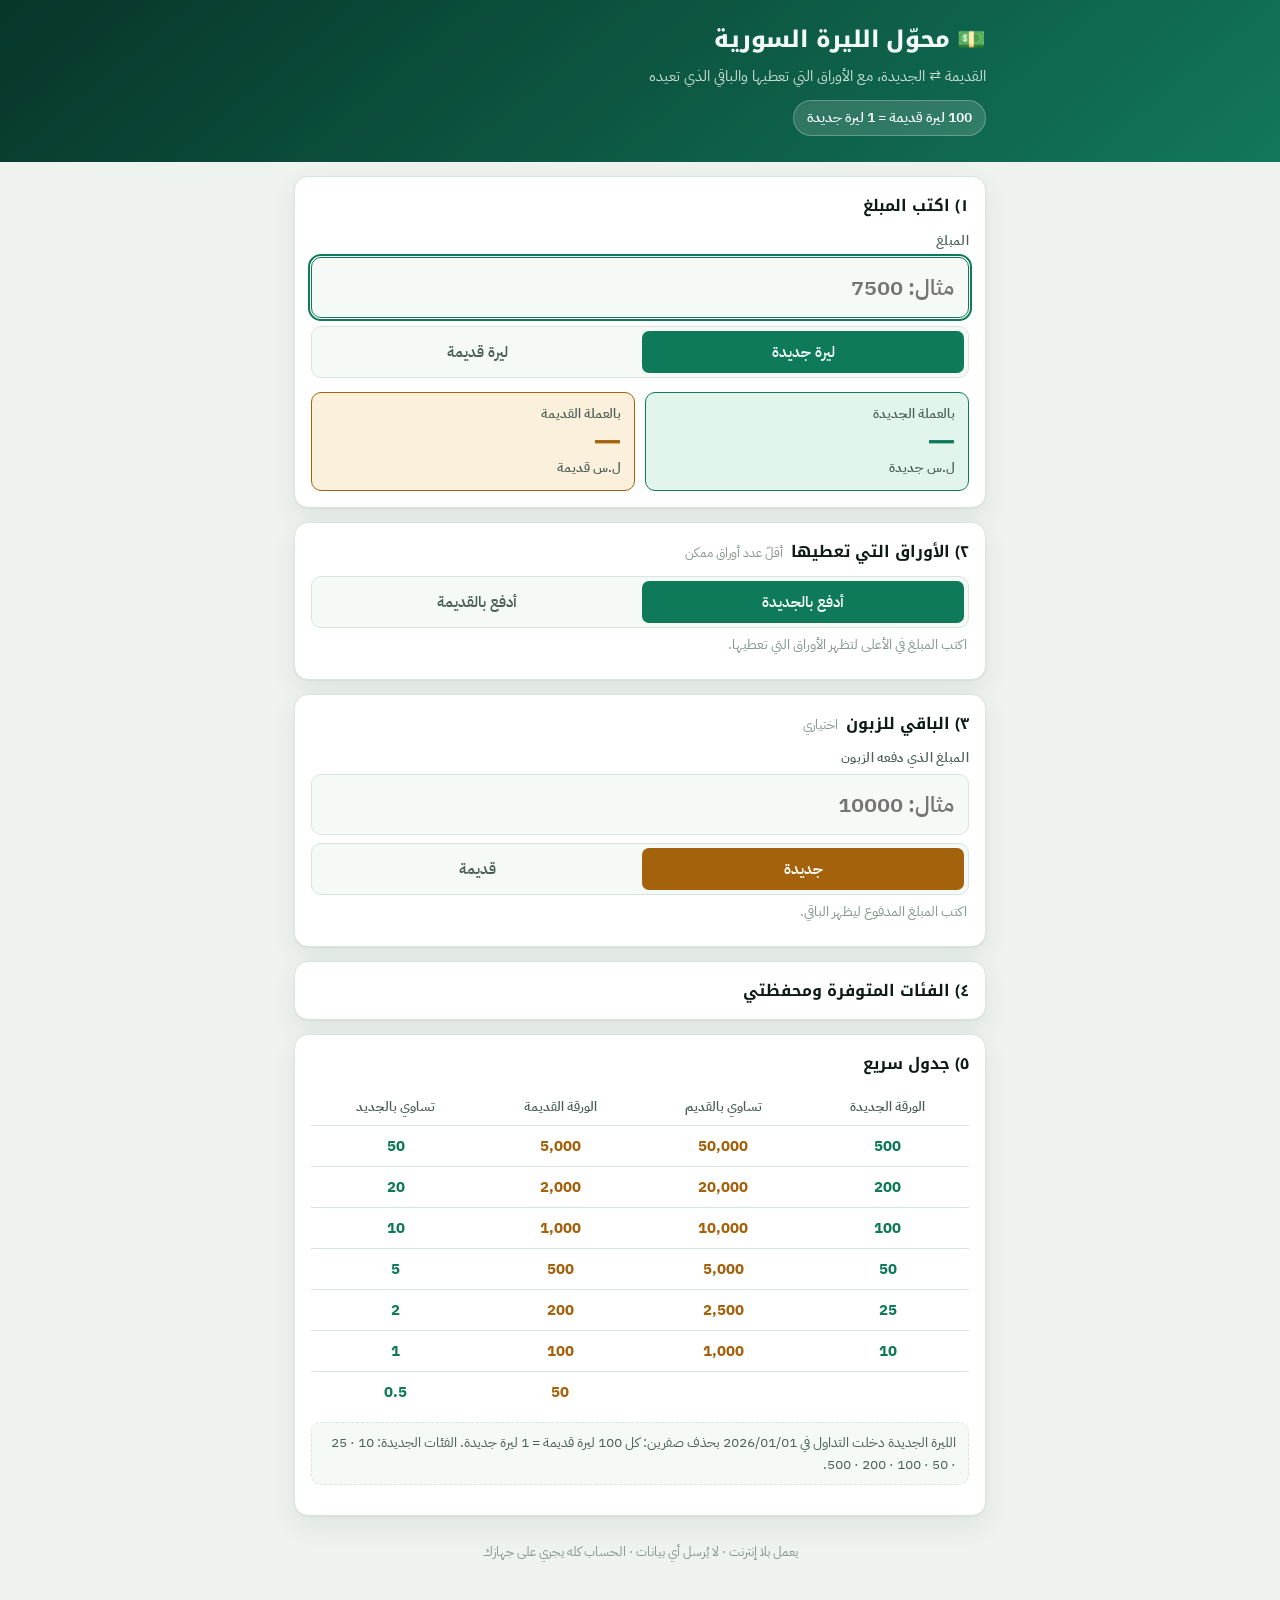
<file: currency.html>
<!DOCTYPE html>
<html lang="ar" dir="rtl">
<head>
  <meta charset="utf-8" />
  <meta name="viewport" content="width=device-width, initial-scale=1, viewport-fit=cover" />
  <title>محوّل الليرة السورية</title>
  <meta name="description" content="حوّل بين الليرة السورية القديمة والجديدة (حذف صفرين)، واعرف الأوراق النقدية التي تعطيها والباقي الذي تعيده." />
  <link rel="preconnect" href="https://fonts.googleapis.com" />
  <link rel="preconnect" href="https://fonts.gstatic.com" crossorigin />
  <link rel="stylesheet" href="https://fonts.googleapis.com/css2?family=IBM+Plex+Sans+Arabic:wght@400;500;600;700&family=Noto+Kufi+Arabic:wght@700;800&display=swap" />
  <link rel="stylesheet" href="css/currency.css" />
  <link rel="manifest" href="currency.webmanifest" />
  <meta name="theme-color" content="#0d5a45" />
  <meta name="mobile-web-app-capable" content="yes" />
  <link rel="icon" href="data:image/svg+xml,<svg xmlns='http://www.w3.org/2000/svg' viewBox='0 0 100 100'><text y='.9em' font-size='90'>💵</text></svg>" />
</head>
<body>

  <header class="app-header">
    <div class="wrap">
      <h1>💵 محوّل الليرة السورية</h1>
      <p>القديمة ⇄ الجديدة، مع الأوراق التي تعطيها والباقي الذي تعيده</p>
      <span class="rate-badge">100 ليرة قديمة = 1 ليرة جديدة</span>
    </div>
  </header>

  <main class="wrap">

    <!-- ١) المبلغ والتحويل -->
    <section class="card">
      <h2>١) اكتب المبلغ</h2>
      <label class="field" for="amount">المبلغ</label>
      <input id="amount" type="text" inputmode="decimal" autocomplete="off" placeholder="مثال: 7500" />
      <div class="seg" id="amount-cur" role="group" aria-label="عملة المبلغ">
        <button type="button" data-cur="new" aria-pressed="true">ليرة جديدة</button>
        <button type="button" data-cur="old" aria-pressed="false">ليرة قديمة</button>
      </div>

      <div class="result">
        <div class="box n">
          <div class="lbl">بالعملة الجديدة</div>
          <div class="val" id="out-new">—</div>
          <div class="unit">ل.س جديدة</div>
        </div>
        <div class="box o">
          <div class="lbl">بالعملة القديمة</div>
          <div class="val" id="out-old">—</div>
          <div class="unit">ل.س قديمة</div>
        </div>
      </div>
      <div id="amount-err" class="warn" hidden>المبلغ غير صحيح — اكتب أرقامًا فقط.</div>
    </section>

    <!-- ٢) الأوراق التي تعطيها -->
    <section class="card">
      <h2>٢) الأوراق التي تعطيها <span class="hint">أقلّ عدد أوراق ممكن</span></h2>
      <div class="seg" id="plan-cur" role="group" aria-label="عملة الدفع">
        <button type="button" data-cur="new" aria-pressed="true">أدفع بالجديدة</button>
        <button type="button" data-cur="old" aria-pressed="false">أدفع بالقديمة</button>
      </div>
      <div id="plan-out"></div>
    </section>

    <!-- ٣) الباقي -->
    <section class="card">
      <h2>٣) الباقي للزبون <span class="hint">اختياري</span></h2>
      <label class="field" for="paid">المبلغ الذي دفعه الزبون</label>
      <input id="paid" type="text" inputmode="decimal" autocomplete="off" placeholder="مثال: 10000" />
      <div class="seg alt" id="paid-cur" role="group" aria-label="عملة المدفوع">
        <button type="button" data-cur="new" aria-pressed="true">جديدة</button>
        <button type="button" data-cur="old" aria-pressed="false">قديمة</button>
      </div>
      <div id="change-out"></div>
    </section>

    <!-- ٤) الفئات المتوفرة -->
    <section class="card">
      <details class="settings" id="settings">
        <summary>٤) الفئات المتوفرة ومحفظتي</summary>
        <p class="info-note">
          أطفئ أي فئة غير متوفرة عندك. واترك خانة العدد فارغة إذا كان لديك منها ما يكفي،
          أو اكتب عدد الأوراق التي تملكها فعلًا فيحسب البرنامج ما يمكن دفعه بها.
        </p>

        <h3 class="sub-h">الأوراق الجديدة</h3>
        <div class="den-grid" id="den-new"></div>

        <h3 class="sub-h">الأوراق القديمة</h3>
        <div class="den-grid" id="den-old"></div>

        <div class="btn-row">
          <button type="button" class="btn" id="reset-denoms">إعادة الضبط</button>
          <button type="button" class="btn" id="clear-counts">مسح الأعداد (غير محدود)</button>
        </div>
      </details>
    </section>

    <!-- ٥) جدول سريع -->
    <section class="card">
      <h2>٥) جدول سريع</h2>
      <div class="table-scroll">
        <table class="ref">
          <thead>
            <tr><th>الورقة الجديدة</th><th>تساوي بالقديم</th><th>الورقة القديمة</th><th>تساوي بالجديد</th></tr>
          </thead>
          <tbody id="ref-body"></tbody>
        </table>
      </div>
      <p class="info-note">
        الليرة الجديدة دخلت التداول في 2026/01/01 بحذف صفرين: كل 100 ليرة قديمة = 1 ليرة جديدة.
        الفئات الجديدة: 10 · 25 · 50 · 100 · 200 · 500.
      </p>
    </section>

    <footer class="foot">
      يعمل بلا إنترنت · لا يُرسل أي بيانات · الحساب كله يجري على جهازك
    </footer>
  </main>

  <script src="js/currency-core.js"></script>
  <script src="js/currency-app.js"></script>
  <script>
    if ('serviceWorker' in navigator && location.protocol.indexOf('http') === 0) {
      window.addEventListener('load', function () {
        navigator.serviceWorker.register('sw.js').catch(function () { /* تجاهل بصمت */ });
      });
    }
  </script>
</body>
</html>
</file>
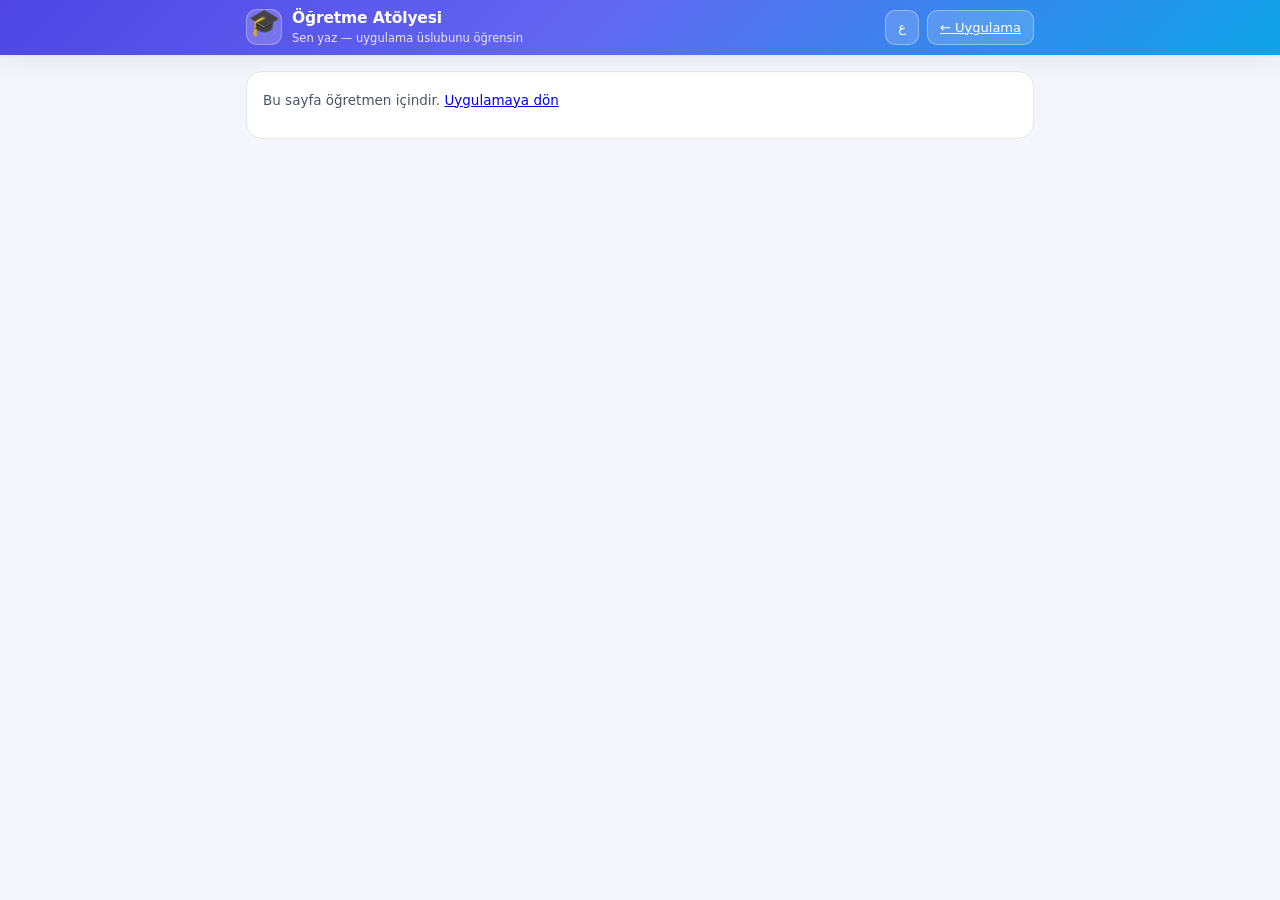
<file: studio.html>
<!DOCTYPE html>
<html lang="tr">
<head>
  <meta charset="utf-8" />
  <meta name="viewport" content="width=device-width, initial-scale=1, viewport-fit=cover" />
  <title>Öğretme Atölyesi — Harfi kendi elinle öğret</title>
  <meta name="description" content="Harfi kendi elinle yaz; uygulama üslubunu öğrensin ve diğer harflere/kelimelere uygulasın." />
  <link rel="stylesheet" href="css/style.css" />
  <meta name="theme-color" content="#4f46e5" />
  <link rel="icon" href="data:image/svg+xml,<svg xmlns='http://www.w3.org/2000/svg' viewBox='0 0 100 100'><text y='.9em' font-size='90'>🎓</text></svg>" />
</head>
<body class="studio-body">

  <header class="app-header">
    <div class="wrap header-inner">
      <div class="brand">
        <span class="brand-mark" dir="rtl">🎓</span>
        <div>
          <h1 id="st-title">Öğretme Atölyesi</h1>
          <p id="st-sub">Sen yaz — uygulama üslubunu öğrensin</p>
        </div>
      </div>
      <div class="header-actions">
        <button type="button" id="st-lang" class="btn btn-ghost btn-sm" title="Arayüz dili / لغة الواجهة">ع</button>
        <a class="btn btn-ghost btn-sm" href="index.html" id="st-back">← Uygulama</a>
      </div>
    </div>
  </header>

  <main id="studio" class="wrap"></main>

  <div id="toast-host" class="toast-host" aria-live="polite"></div>

  <!-- Yalnız gereken modüller: ders/sınav mantığı YÜKLENMEZ (hafif kalsın) -->
  <script src="js/i18n.js"></script>
  <script src="js/data.js"></script>
  <script src="js/letterforms.js"></script>
  <script src="js/custom-paths.js"></script>
  <script src="js/custom-data.js"></script>
  <!-- üslup imzaları: yalnız atölye yükler (öğrenci sayfasına girmez) -->
  <script src="js/custom-learn.js"></script>
  <script src="js/overrides.js"></script>
  <script src="js/backup.js"></script>
  <script src="js/admin.js"></script>
  <script src="js/admin-audio.js"></script>
  <script src="js/projectfile.js"></script>
  <script src="js/skeleton.js"></script>
  <script src="js/tracing.js"></script>
  <script src="js/learn.js"></script>
  <script src="js/studio.js"></script>
</body>
</html>
</file>
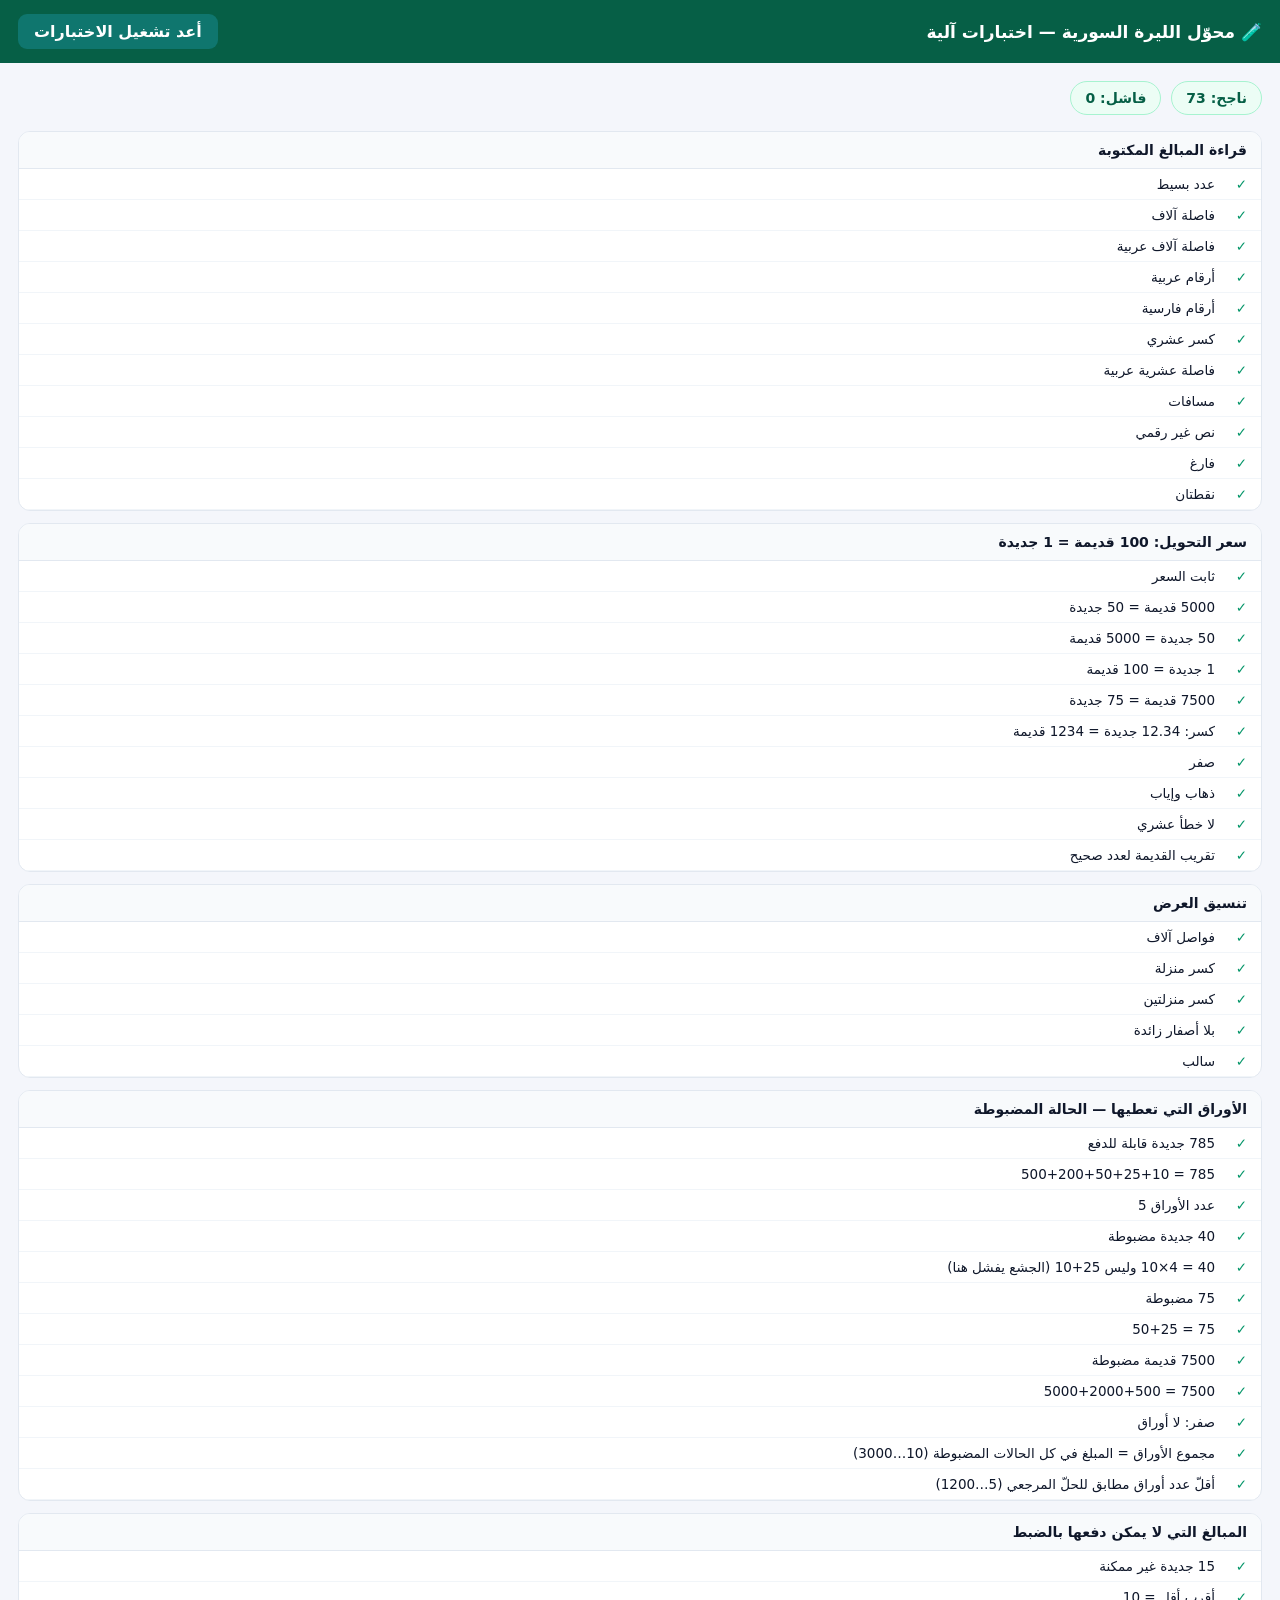
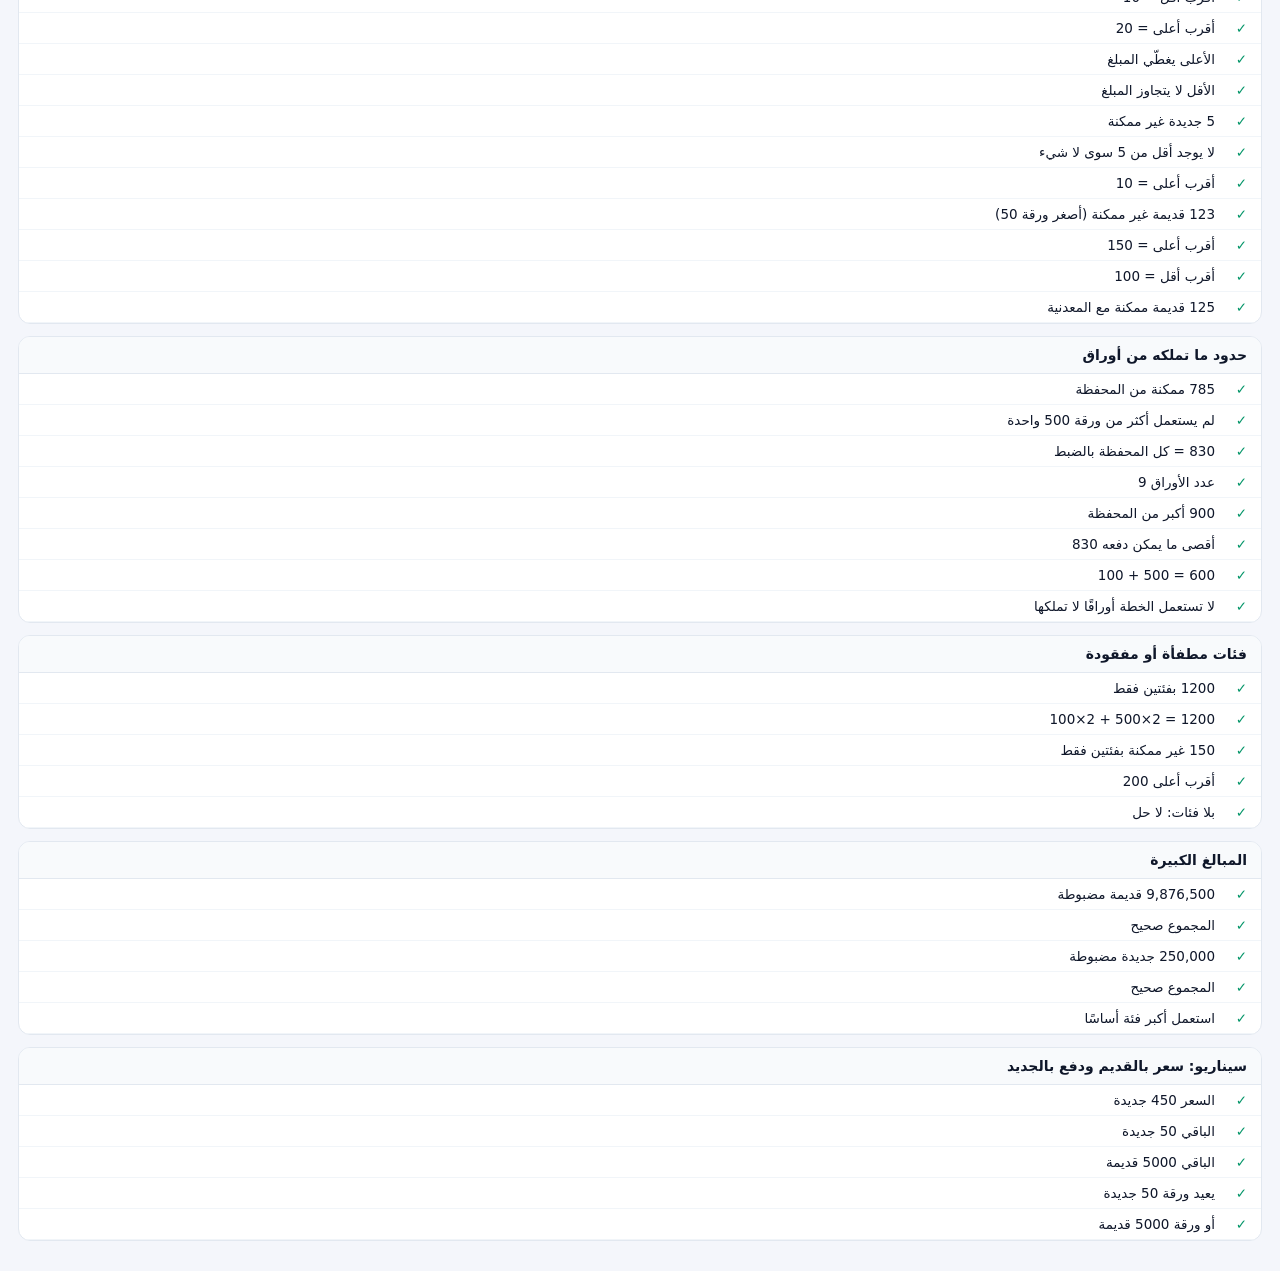
<file: test-currency.html>
<!DOCTYPE html>
<html lang="ar" dir="rtl">
<head>
<meta charset="utf-8" />
<meta name="viewport" content="width=device-width, initial-scale=1" />
<title>محوّل الليرة السورية — اختبارات آلية</title>
<style>
  body { font-family: "Segoe UI", system-ui, Tahoma, sans-serif; margin: 0; background: #f4f6fb; color: #0f172a; }
  header { background: #065f46; color: #fff; padding: 14px 18px; display: flex; gap: 14px; align-items: center; flex-wrap: wrap; }
  header h1 { font-size: 17px; margin: 0; flex: 1 1 auto; }
  button { font: inherit; padding: 8px 16px; border-radius: 9px; border: 0; background: #0f766e; color: #fff; cursor: pointer; font-weight: 700; }
  main { padding: 18px; }
  .summary { display: flex; gap: 10px; flex-wrap: wrap; margin-bottom: 16px; }
  .pill { padding: 8px 14px; border-radius: 99px; font-size: 14px; font-weight: 700; }
  .pill.ok { background: #ecfdf5; color: #065f46; border: 1px solid #a7f3d0; }
  .pill.bad { background: #fef2f2; color: #b91c1c; border: 1px solid #fecaca; }
  .grp { background: #fff; border: 1px solid #e2e8f0; border-radius: 12px; margin-bottom: 12px; overflow: hidden; }
  .grp > h2 { margin: 0; font-size: 14px; padding: 10px 14px; background: #f8fafc; border-bottom: 1px solid #e2e8f0; }
  .case { padding: 7px 14px; font-size: 13.5px; border-bottom: 1px solid #f1f5f9; display: flex; gap: 10px; }
  .case .st { flex: none; font-weight: 800; width: 22px; }
  .case.pass .st { color: #059669; }
  .case.fail .st { color: #dc2626; }
  .case .msg { color: #475569; direction: ltr; unicode-bidi: plaintext; }
</style>
</head>
<body>
<header>
  <h1>🧪 محوّل الليرة السورية — اختبارات آلية</h1>
  <button id="run">أعد تشغيل الاختبارات</button>
</header>
<main>
  <div class="summary" id="summary"></div>
  <div id="out"></div>
</main>

<script src="js/currency-core.js"></script>
<script src="js/currency-tests.js"></script>
<script>
(function () {
  'use strict';
  function render() {
    const res = window.SYPTests.run();
    const out = document.getElementById('out');
    const sum = document.getElementById('summary');
    out.textContent = ''; sum.textContent = '';
    let pass = 0, fail = 0;
    res.groups.forEach((g) => {
      const box = document.createElement('div'); box.className = 'grp';
      const h = document.createElement('h2'); h.textContent = g.name; box.appendChild(h);
      g.cases.forEach((c) => {
        if (c.ok) pass++; else fail++;
        const row = document.createElement('div');
        row.className = 'case ' + (c.ok ? 'pass' : 'fail');
        const st = document.createElement('span'); st.className = 'st'; st.textContent = c.ok ? '✓' : '✗';
        const nm = document.createElement('span'); nm.textContent = c.name;
        const msg = document.createElement('span'); msg.className = 'msg'; msg.textContent = c.ok ? '' : c.msg;
        row.append(st, nm, msg);
        box.appendChild(row);
      });
      out.appendChild(box);
    });
    const p1 = document.createElement('span'); p1.className = 'pill ok'; p1.textContent = 'ناجح: ' + pass;
    const p2 = document.createElement('span'); p2.className = 'pill ' + (fail ? 'bad' : 'ok'); p2.textContent = 'فاشل: ' + fail;
    sum.append(p1, p2);
  }
  document.getElementById('run').addEventListener('click', render);
  render();
})();
</script>
</body>
</html>
</file>
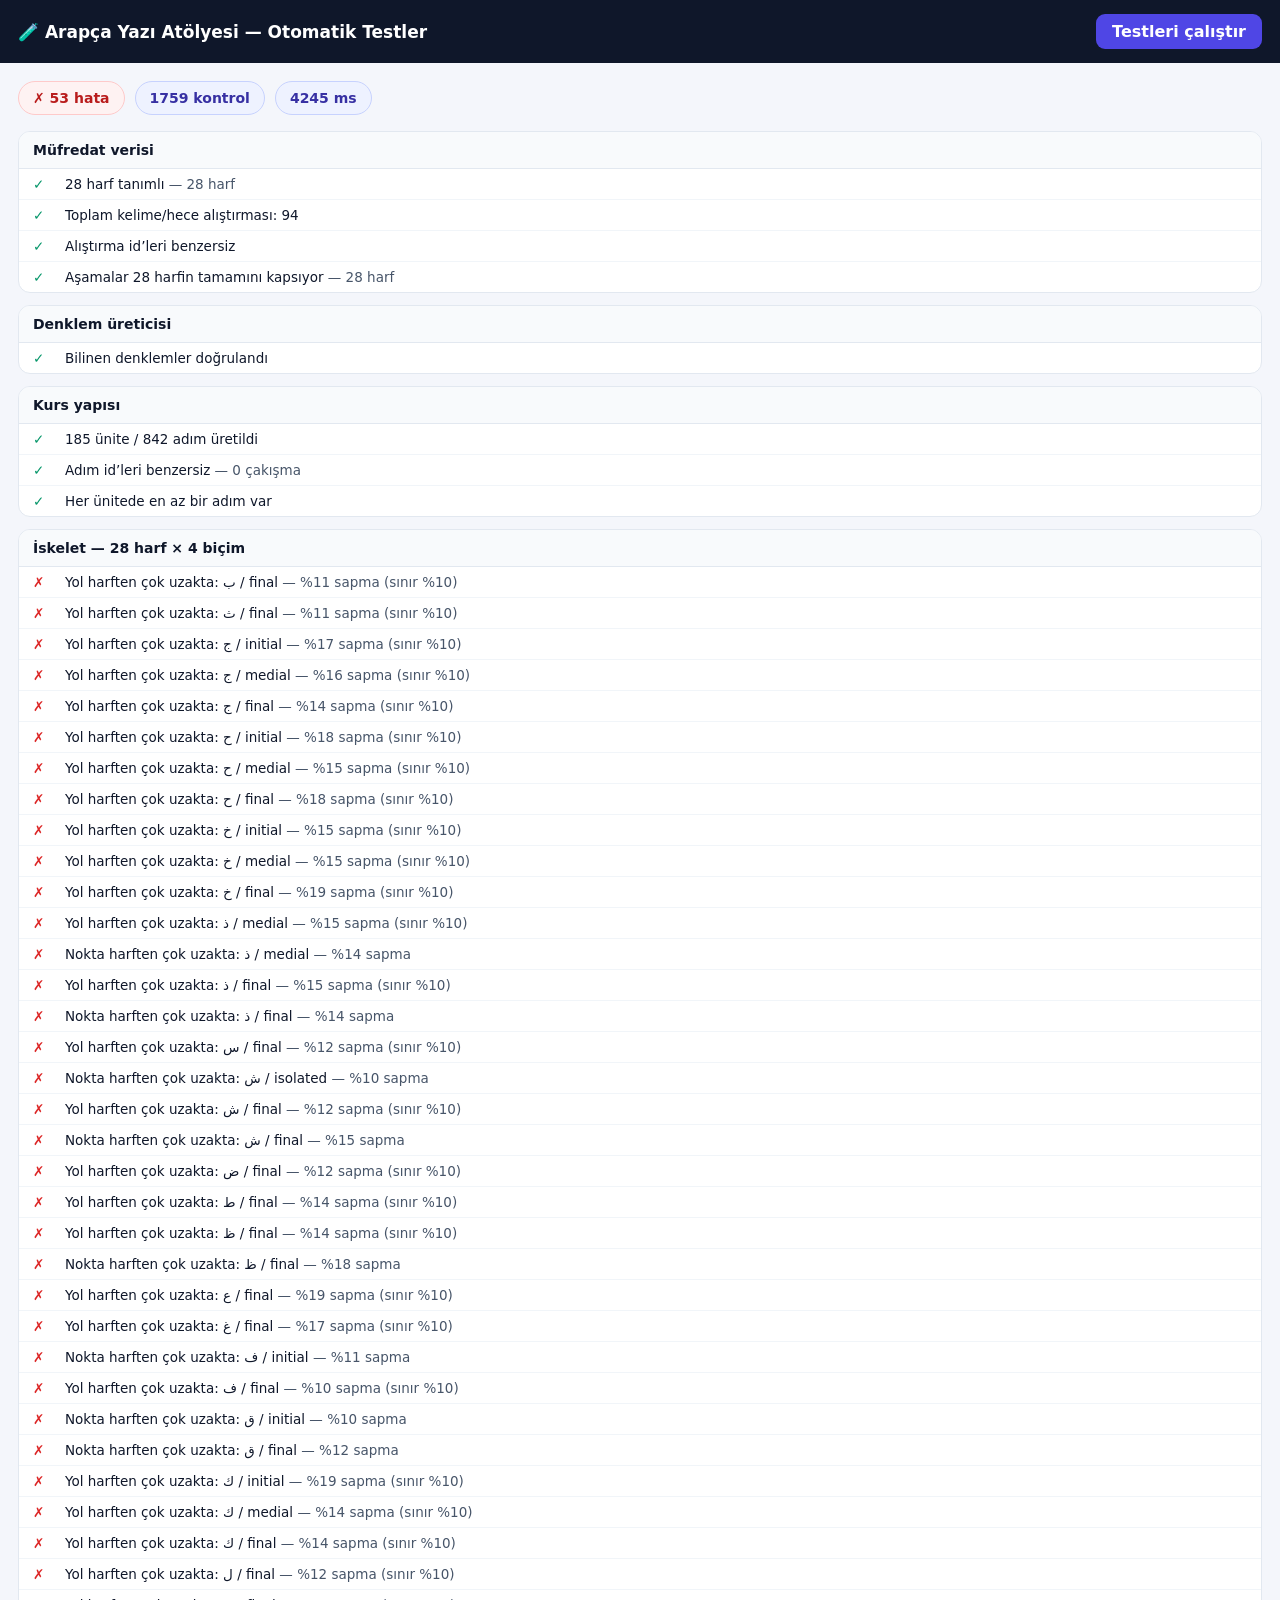
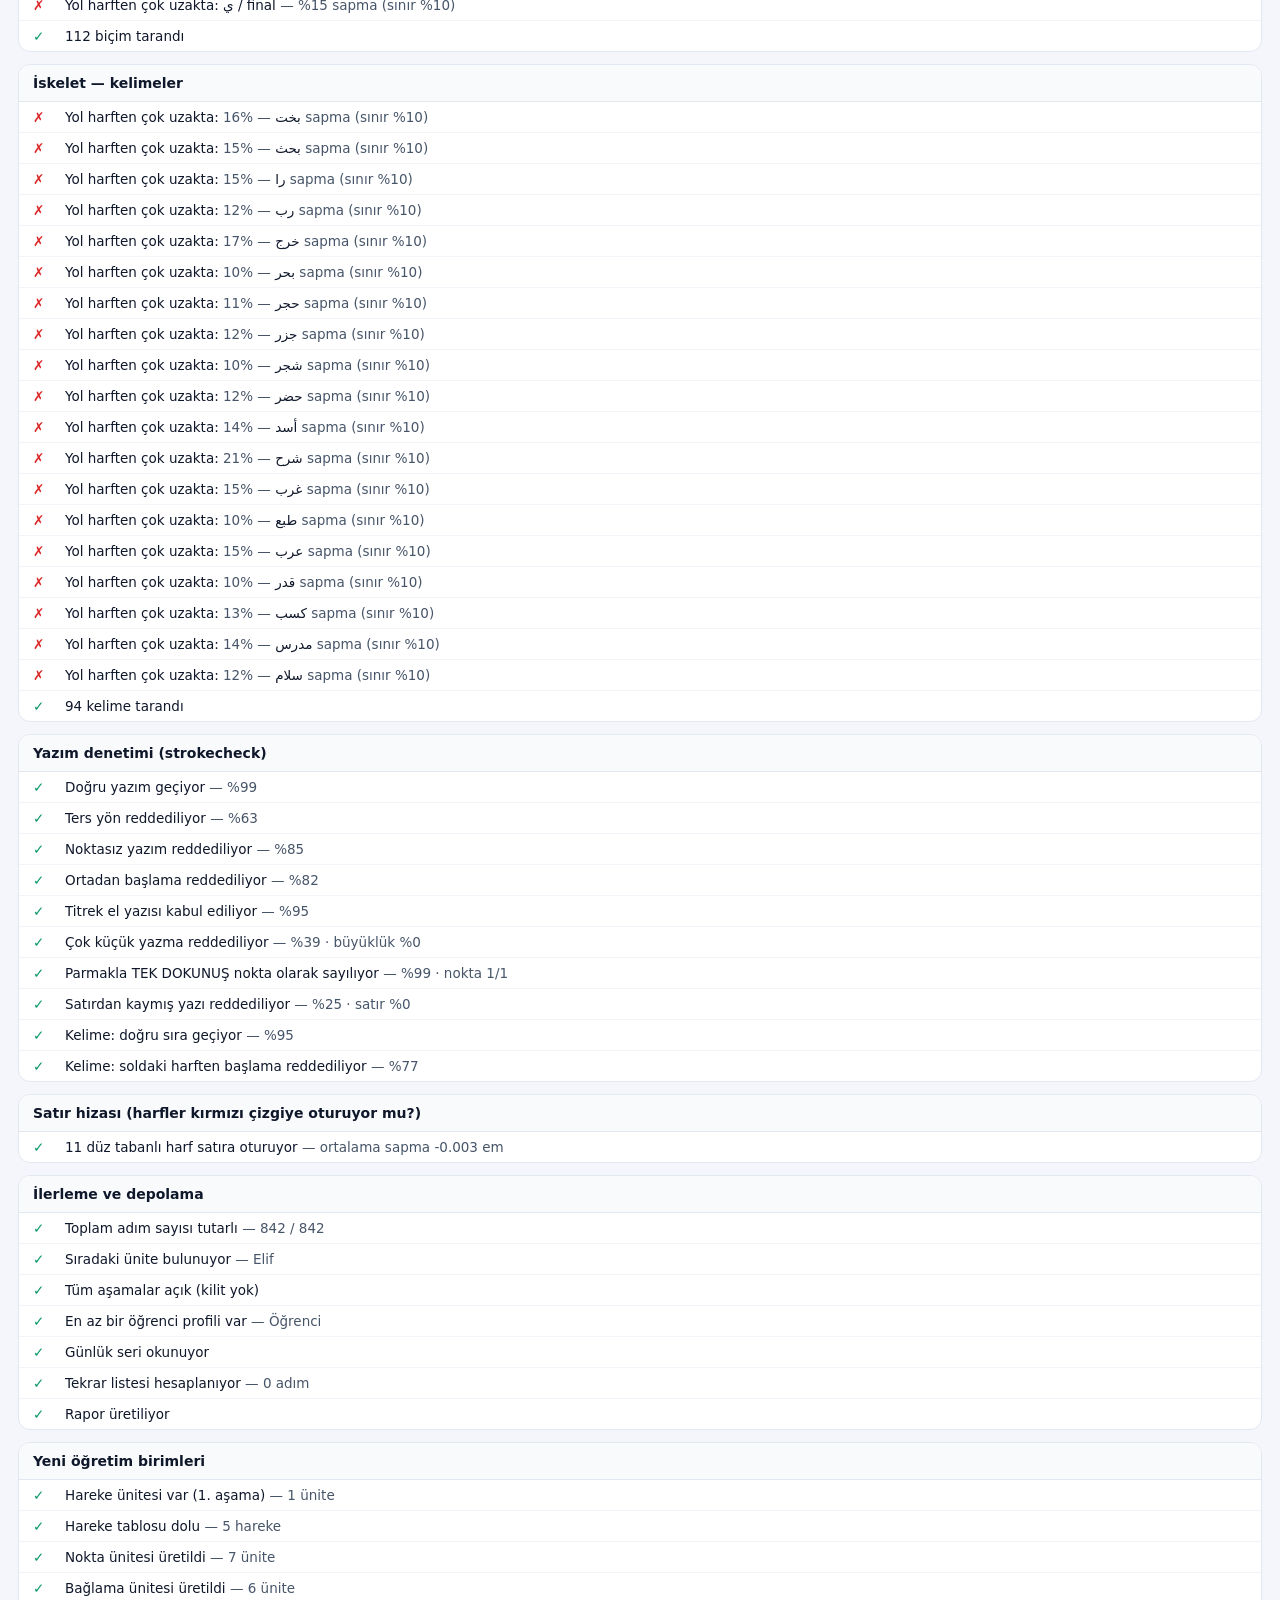
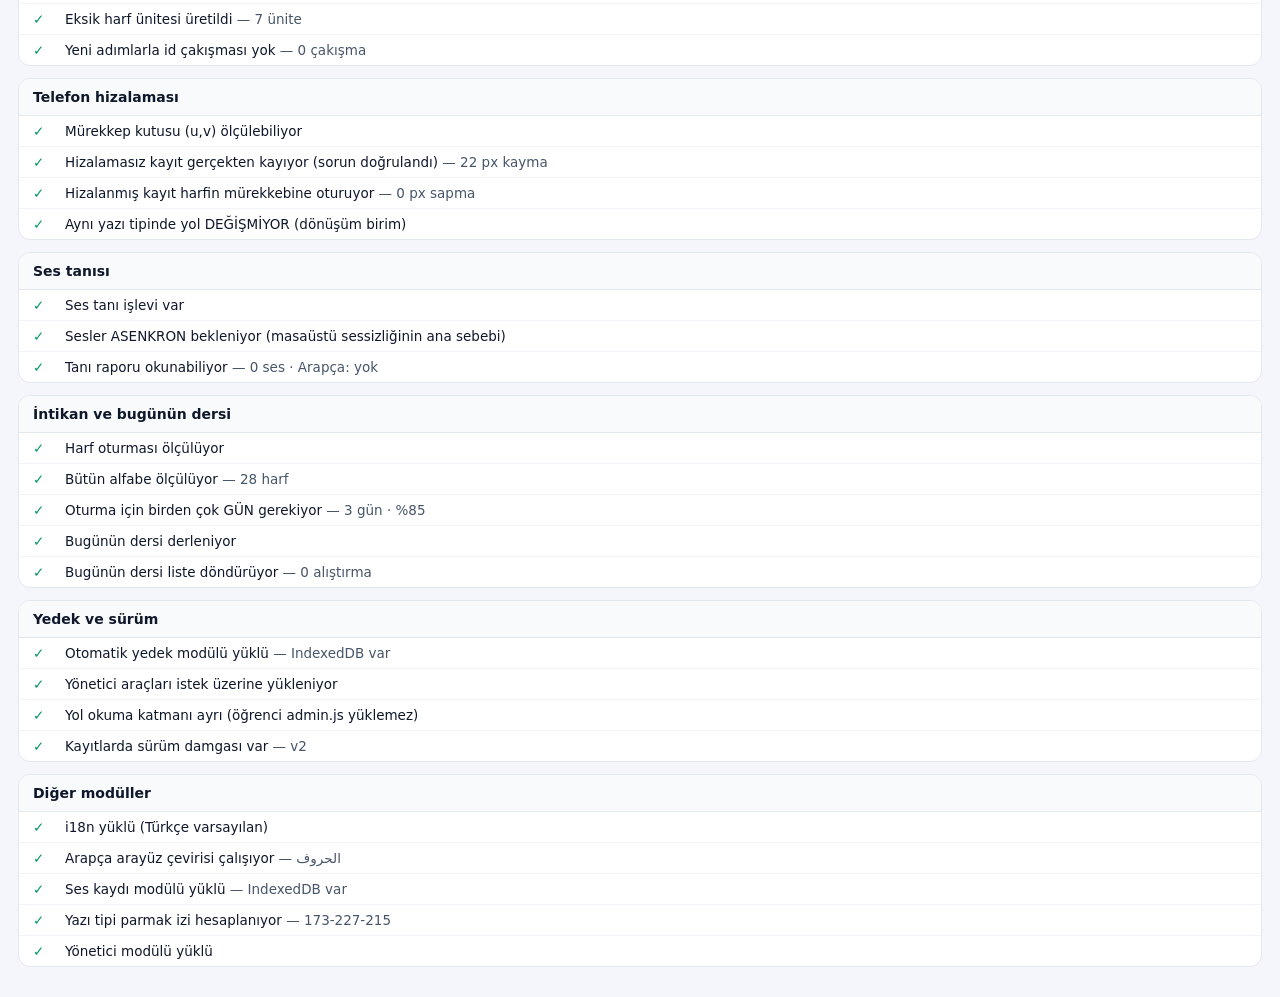
<file: test.html>
<!DOCTYPE html>
<html lang="tr">
<head>
<meta charset="utf-8" />
<meta name="viewport" content="width=device-width, initial-scale=1" />
<title>Arapça Yazı Atölyesi — Otomatik Testler</title>
<style>
  body { font-family: "Segoe UI", system-ui, sans-serif; margin: 0; background: #f4f6fb; color: #0f172a; }
  header { background: #0f172a; color: #fff; padding: 14px 18px; display: flex; gap: 14px; align-items: center; flex-wrap: wrap; }
  header h1 { font-size: 17px; margin: 0; flex: 1 1 auto; }
  button { font: inherit; padding: 8px 16px; border-radius: 9px; border: 0; background: #4f46e5; color: #fff; cursor: pointer; font-weight: 600; }
  button:disabled { opacity: .5; cursor: progress; }
  main { padding: 18px; }
  .summary { display: flex; gap: 10px; flex-wrap: wrap; margin-bottom: 16px; }
  .pill { padding: 8px 14px; border-radius: 99px; font-size: 14px; font-weight: 700; }
  .pill.ok { background: #ecfdf5; color: #065f46; border: 1px solid #a7f3d0; }
  .pill.bad { background: #fef2f2; color: #b91c1c; border: 1px solid #fecaca; }
  .pill.info { background: #eef2ff; color: #3730a3; border: 1px solid #c7d2fe; }
  .grp { background: #fff; border: 1px solid #e2e8f0; border-radius: 12px; margin-bottom: 12px; overflow: hidden; }
  .grp > h2 { margin: 0; font-size: 14px; padding: 10px 14px; background: #f8fafc; border-bottom: 1px solid #e2e8f0; }
  .case { padding: 7px 14px; font-size: 13.5px; border-bottom: 1px solid #f1f5f9; display: flex; gap: 10px; }
  .case:last-child { border-bottom: 0; }
  .case .st { flex: none; font-weight: 700; width: 22px; }
  .case.pass .st { color: #059669; }
  .case.fail .st { color: #dc2626; }
  .case .msg { color: #475569; }
  .ar { font-family: "Traditional Arabic","Amiri","Segoe UI",serif; font-size: 20px; }
  canvas { display: block; width: 620px; height: 310px; }
  #stage { position: fixed; left: -9999px; top: 0; }
</style>
</head>
<body>
<header>
  <h1>🧪 Arapça Yazı Atölyesi — Otomatik Testler</h1>
  <button id="run">Testleri çalıştır</button>
</header>
<main>
  <div class="summary" id="summary"></div>
  <div id="out"></div>
</main>

<div id="stage"><canvas id="pad"></canvas></div>

<script src="js/i18n.js"></script>
<script src="js/data.js"></script>
<script src="js/letterforms.js"></script>
<script src="js/custom-paths.js"></script>
<script src="js/custom-data.js"></script>
<script src="js/custom-learn.js"></script>
<script src="js/overrides.js"></script>
<script src="js/backup.js"></script>
<script src="js/admin.js"></script>
<script src="js/admin-audio.js"></script>
<script src="js/course.js"></script>
<script src="js/storage.js"></script>
<script src="js/audio.js"></script>
<script src="js/speech.js"></script>
<script src="js/confetti.js"></script>
<script src="js/skeleton.js"></script>
<script src="js/tracing.js"></script>
<script src="js/strokecheck.js"></script>
<script src="js/assembly.js"></script>
<script>
/* =========================================================================
   Elle yaptığım kontrolleri kalıcı hâle getiren küçük test koşucusu.
   Amaç: müfredat ya da motor değiştiğinde bir şeyin bozulduğunu hemen görmek.
   ========================================================================= */
(function () {
  const AH = window.AH;
  const out = document.getElementById('out');
  let groups = {}, pass = 0, fail = 0;

  function group(name) {
    if (!groups[name]) {
      const el = document.createElement('div');
      el.className = 'grp';
      el.innerHTML = '<h2>' + name + '</h2>';
      out.appendChild(el);
      groups[name] = el;
    }
    return groups[name];
  }
  function check(grp, ok, title, msg) {
    const el = document.createElement('div');
    el.className = 'case ' + (ok ? 'pass' : 'fail');
    el.innerHTML = '<span class="st">' + (ok ? '✓' : '✗') + '</span>' +
                   '<span>' + title + (msg ? ' <span class="msg">— ' + msg + '</span>' : '') + '</span>';
    group(grp).appendChild(el);
    ok ? pass++ : fail++;
    return ok;
  }
  /* Sadece hata olduğunda satır bas (uzun listeleri kısaltmak için) */
  function checkQuiet(grp, ok, title, msg) {
    if (ok) { pass++; return true; }
    return check(grp, false, title, msg);
  }

  const pad = AH.tracing.create(document.getElementById('pad'), {});

  function mask() { return pad.glyphMask(); }
  function onInk(m, x, y) {
    x = Math.round(x); y = Math.round(y);
    return x >= 0 && y >= 0 && x < m.w && y < m.h && m.data[(y * m.w + x) * 4 + 3] > 40;
  }

  /* Bir noktanın mürekkebe UZAKLIĞI (piksel). Bulunamazsa max+1 döner.
     Otomatik iskelet her zaman mürekkebin üstündedir; ama ÖĞRETMENİN elle
     yazdığı yollar (Öğretme Atölyesi) doğal olarak birkaç piksel taşar.
     Bu yüzden "sıfır taşma" yerine "kalem kalınlığı kadar tolerans" ölçülür:
     gerçekten harften kopmuş bir yol yine yakalanır. */
  function inkDist(m, x, y, max) {
    x = Math.round(x); y = Math.round(y);
    for (let r = 0; r <= max; r++) {
      for (let dy = -r; dy <= r; dy++) {
        for (let dx = -r; dx <= r; dx++) {
          if (Math.max(Math.abs(dx), Math.abs(dy)) !== r) continue;
          const px = x + dx, py = y + dy;
          if (px < 0 || py < 0 || px >= m.w || py >= m.h) continue;
          if (m.data[(py * m.w + px) * 4 + 3] > 40) return r;
        }
      }
    }
    return max + 1;
  }
  /** Yolun mürekkepten en fazla ne kadar (font boyu %) uzaklaştığı. */
  function maxStray(m, pts, fontSize) {
    const lim = Math.round(fontSize * 0.25);
    let mx = 0;
    pts.forEach((q) => {
      const d = inkDist(m, q.x, q.y, lim);
      if (d > mx) mx = d;
    });
    return mx / fontSize;
  }
  /* Kabul edilen sapma: kalem kalınlığı mertebesi (font boyunun %10'u). */
  const STRAY_OK = 0.10;

  /* Bir ucun, istenen başlangıç köşesine uygunluk puanı.
     ÖNEMLİ: "her zaman sağdan başla" YANLIŞTIR — kitapçığa göre
     ج ح خ ص ض ع غ م harfleri SOL ÜST uçtan başlar. Ölçüt, harfin
     kendi startRule'udur. Uçlar, yolun kendi kutusuna göre 0–1'e
     normalize edilir ki ölçek karışmasın. */
  function cornerScore(rule, u, v) {
    switch (rule) {
      case 'top': return -v;
      case 'bottom': return v;
      case 'right': return -u;
      case 'left': return u;
      case 'topleft': return u - v;
      case 'topright': return -u - v;
      case 'bottomleft': return u + v;
      case 'bottomright': return -u + v;
      default: return -v;
    }
  }
  /** Yol, kuralın gösterdiği uçtan mı başlıyor? (u: 0 sağ · 1 sol) */
  function startsAtRule(pts, rule, layout) {
    if (pts.length < 2) return true;
    let mnx = 1e9, mxx = -1e9, mny = 1e9, mxy = -1e9;
    pts.forEach((p) => {
      if (p.x < mnx) mnx = p.x; if (p.x > mxx) mxx = p.x;
      if (p.y < mny) mny = p.y; if (p.y > mxy) mxy = p.y;
    });
    const dx = (mxx - mnx) || 1, dy = (mxy - mny) || 1;
    const N = (p) => [(mxx - p.x) / dx, (p.y - mny) / dy];
    const a = N(pts[0]), b = N(pts[pts.length - 1]);
    return cornerScore(rule, a[0], a[1]) >= cornerScore(rule, b[0], b[1]) - 0.35;
  }
  function draw(points, id) {
    const cv = pad.canvas, r = cv.getBoundingClientRect();
    const pe = (t, p) => new PointerEvent(t, { bubbles: true, cancelable: true, pointerId: id,
      pointerType: 'mouse', clientX: r.left + p.x, clientY: r.top + p.y });
    const d = [];
    for (let i = 1; i < points.length; i++) {
      const a = points[i - 1], b = points[i];
      const n = Math.max(2, Math.round(Math.hypot(b.x - a.x, b.y - a.y) / 4));
      for (let k = 0; k < n; k++) d.push({ x: a.x + (b.x - a.x) * k / n, y: a.y + (b.y - a.y) * k / n });
    }
    d.push(points[points.length - 1]);
    cv.dispatchEvent(pe('pointerdown', d[0]));
    for (let i = 1; i < d.length; i++) cv.dispatchEvent(pe('pointermove', d[i]));
    cv.dispatchEvent(pe('pointerup', d[d.length - 1]));
  }
  function dot(p, id) {
    const cv = pad.canvas, r = cv.getBoundingClientRect();
    const pe = (t, q) => new PointerEvent(t, { bubbles: true, cancelable: true, pointerId: id,
      pointerType: 'mouse', clientX: r.left + q.x, clientY: r.top + q.y });
    cv.dispatchEvent(pe('pointerdown', p));
    cv.dispatchEvent(pe('pointermove', { x: p.x + 2, y: p.y + 2 }));
    cv.dispatchEvent(pe('pointerup', { x: p.x + 2, y: p.y + 2 }));
  }

  function run() {
    out.innerHTML = ''; groups = {}; pass = 0; fail = 0;
    const t0 = performance.now();
    const D = AH.data, LF = AH.letterforms;

    /* ---------------- 1) MÜFREDAT ---------------- */
    const G1 = 'Müfredat verisi';
    check(G1, D.ALPHABET.length === 28, '28 harf tanımlı', D.ALPHABET.length + ' harf');
    const taught = [];
    let allWords = 0;
    D.STAGES.forEach((st) => {
      st.letters.forEach((L) => taught.push(L.char));
      D.allExercises(st).forEach((ex) => {
        allWords++;
        /* denklem, kelimeyi doğru üretiyor mu? */
        const joined = ex.equation.join('').replace(/ـ/g, '');
        checkQuiet(G1, joined === ex.result,
          'Denklem uyuşmuyor: ' + ex.id, '<span class="ar">' + joined + '</span> ≠ <span class="ar">' + ex.result + '</span>');
        /* harekesiz hâli sözcükle aynı mı? */
        checkQuiet(G1, D.stripTashkeel(ex.vowelled) === ex.result,
          'Harekeli/harekesiz uyuşmuyor: ' + ex.id,
          '<span class="ar">' + D.stripTashkeel(ex.vowelled) + '</span> ≠ <span class="ar">' + ex.result + '</span>');
        /* kelime yalnızca O ANA KADAR öğretilen harfleri içermeli */
        for (const ch of ex.result) {
          const base = ({ 'أ': 'ا', 'إ': 'ا', 'آ': 'ا' })[ch] || ch;
          checkQuiet(G1, taught.indexOf(base) >= 0,
            'Öğretilmemiş harf: ' + ex.id, '<span class="ar">' + ch + '</span> henüz öğretilmedi');
        }
        checkQuiet(G1, !!ex.tr && !!ex.vowelled, 'Eksik alan: ' + ex.id, '');
      });
    });
    check(G1, true, 'Toplam kelime/hece alıştırması: ' + allWords, '');
    const ids = D.STAGES.flatMap((s) => D.allExercises(s)).map((e) => e.id);
    check(G1, new Set(ids).size === ids.length, 'Alıştırma id’leri benzersiz', '');
    check(G1, new Set(taught).size === 28, 'Aşamalar 28 harfin tamamını kapsıyor', taught.length + ' harf');

    /* denklem üreticisi bilinen örnekleri doğru veriyor mu? */
    const G1b = 'Denklem üreticisi';
    [['باب', 'بـ ـا ب'], ['بحث', 'بـ ـحـ ـث'], ['أخت', 'أ خـ ـت'],
     ['دار', 'د ا ر'], ['نور', 'نـ ـو ر'], ['سلام', 'سـ ـلـ ـا م']].forEach(([w, exp]) => {
      const got = D.buildEquation(w).join(' ');
      checkQuiet(G1b, got === exp, 'buildEquation("' + w + '")',
        '<span class="ar">' + got + '</span> ≠ <span class="ar">' + exp + '</span>');
    });
    check(G1b, true, 'Bilinen denklemler doğrulandı', '');

    /* ---------------- 2) KURS YAPISI ---------------- */
    const G2 = 'Kurs yapısı';
    const units = AH.course.allUnits(), steps = AH.course.allSteps();
    check(G2, units.length > 0 && steps.length > 0,
      units.length + ' ünite / ' + steps.length + ' adım üretildi', '');
    const sids = steps.map((s) => s.id);
    check(G2, new Set(sids).size === sids.length, 'Adım id’leri benzersiz',
      (sids.length - new Set(sids).size) + ' çakışma');
    checkQuiet(G2, units.every((u) => u.steps.length > 0), 'Boş ünite yok', '');
    check(G2, units.every((u) => u.steps.length > 0), 'Her ünitede en az bir adım var', '');

    /* ---------------- 3) İSKELET: TÜM HARF BİÇİMLERİ ---------------- */
    const G3 = 'İskelet — 28 harf × 4 biçim';
    let formCount = 0;
    const keys = ['isolated', 'initial', 'medial', 'final'];
    D.ALPHABET.forEach((L) => {
      keys.forEach((k) => {
        const rule = LF.get(L.char, k);
        if (!checkQuiet(G3, !!rule, 'Yazım kuralı yok: ' + L.char + ' / ' + k, '')) return;
        pad.setForm(rule); pad.setWord(L.forms[k]);
        const p = pad.refPath(), dots = pad.refDots(), m = mask();
        const fs = pad.getLayout().fontSize;
        formCount++;
        checkQuiet(G3, p.length >= 2, 'Yol çok kısa: ' + L.char + ' / ' + k, p.length + ' nokta');
        const stray = maxStray(m, p, fs);
        checkQuiet(G3, stray <= STRAY_OK, 'Yol harften çok uzakta: ' + L.char + ' / ' + k,
          '%' + Math.round(stray * 100) + ' sapma (sınır %' + Math.round(STRAY_OK * 100) + ')');
        const strayDots = maxStray(m, dots, fs);
        checkQuiet(G3, strayDots <= STRAY_OK, 'Nokta harften çok uzakta: ' + L.char + ' / ' + k,
          '%' + Math.round(strayDots * 100) + ' sapma');
        /* ك gibi gövdeden ayrı ek parçası olan harfler hariç, sayı tutmalı */
        const expected = L.dots;
        const tolerated = (L.char === 'ك');
        checkQuiet(G3, tolerated || dots.length === expected,
          'Nokta sayısı: ' + L.char + ' / ' + k, dots.length + ' ≠ ' + expected);
      });
    });
    check(G3, true, formCount + ' biçim tarandı', '');

    /* ---------------- 4) İSKELET: KELİMELER ---------------- */
    const G4 = 'İskelet — kelimeler';
    let wordCount = 0;
    D.STAGES.forEach((st) => D.allExercises(st).forEach((ex) => {
      const info = LF.parseFragment(ex.equation[0]);
      const f = LF.get(info.char, info.formKey);
      pad.setForm({ isWord: true, startRule: f ? f.startRule : 'right',
        dots: { count: D.dotsInWord(ex.result) } });
      pad.setWord(ex.result);
      const p = pad.refPath(), dots = pad.refDots(), L = pad.getLayout(), m = mask();
      wordCount++;
      checkQuiet(G4, p.length >= 2, 'Yol yok: ' + ex.result, '');
      const wStray = maxStray(m, p, L.fontSize);
      checkQuiet(G4, wStray <= STRAY_OK, 'Yol harften çok uzakta: ' + ex.result,
        '%' + Math.round(wStray * 100) + ' sapma (sınır %' + Math.round(STRAY_OK * 100) + ')');
      checkQuiet(G4, dots.length === D.dotsInWord(ex.result),
        'Nokta sayısı: ' + ex.result, dots.length + ' ≠ ' + D.dotsInWord(ex.result));
      /* Arapça sağdan sola: PARÇALAR sağdan sola sıralı olmalı.
         (Parça İÇİNDE nereden başlanacağını harfin kendi kuralı söyler —
         ج ح خ ص ض ع غ م sol üstten başlar, bu hata değildir.) */
      const parts = pad.refParts().map((x) => x.path).filter((x) => x && x.length > 1);
      /* Eşik kelime GENİŞLİĞİNE göredir (atölye denetimiyle aynı ölçü):
         parçalar x'te çokça örtüşebilir; yalnız belirgin ters sıra hatadır. */
      const meanX = (a) => a.reduce((s, q) => s + q.x, 0) / a.length;
      let ordered = true;
      for (let i = 1; i < parts.length; i++) {
        if (meanX(parts[i]) > meanX(parts[i - 1]) + L.width * 0.10) ordered = false;
      }
      checkQuiet(G4, ordered, 'Parçalar sağdan sola sıralı değil: ' + ex.result,
        parts.length + ' parça');
      /* NOT: Parça İÇİNDEKİ başlangıç ucu burada DENETLENMEZ. Bir parça
         birden çok harf taşır (ör. "ما" = م + ا); harfin kuralı (topleft)
         parçanın köşesiyle karıştırılamaz — ölçülemeyeni ölçmüş gibi
         yapmaktansa denetlenmediğini söylemek doğrudur. */
    }));
    check(G4, true, wordCount + ' kelime tarandı', '');

    /* ---------------- 5) YAZIM DENETİMİ ---------------- */
    const G5 = 'Yazım denetimi (strokecheck)';
    function evaluateWith(glyph, rule, strokes, dotPts) {
      pad.setForm(rule); pad.setWord(glyph); pad.clear();
      strokes.forEach((s, i) => draw(s, 900 + i));
      (dotPts || []).forEach((d, i) => dot(d, 950 + i));
      const shape = pad.evaluate();
      return AH.strokecheck.check({
        strokes: pad.getStrokes(), refPath: pad.refPath(),
        refParts: pad.refParts().map((x) => x.path), refDots: pad.refDots(),
        shape, targetBox: pad.inkBox(), baselineY: pad.getLayout().baselineY,
        fontSize: pad.getLayout().fontSize, dotsInfo: rule.dots
      });
    }
    /* doğru yazım geçmeli */
    (function () {
      const rule = LF.get('ب', 'isolated');
      pad.setForm(rule); pad.setWord('ب');
      const ref = pad.refPath().map((q) => ({ x: q.x, y: q.y }));
      const rd = pad.refDots().map((q) => ({ x: q.x, y: q.y }));
      let r = evaluateWith('ب', rule, [ref], rd);
      check(G5, r.pass && r.score >= 90, 'Doğru yazım geçiyor', '%' + r.score);
      /* ters yön reddedilmeli */
      r = evaluateWith('ب', rule, [ref.slice().reverse()], rd);
      check(G5, !r.pass && r.problems.some((p) => p.code === 'start'),
        'Ters yön reddediliyor', '%' + r.score);
      /* nokta eksik reddedilmeli */
      r = evaluateWith('ب', rule, [ref], []);
      check(G5, !r.pass && r.problems.some((p) => p.code === 'dots-missing'),
        'Noktasız yazım reddediliyor', '%' + r.score);
      /* ortadan başlama reddedilmeli */
      const mid = Math.floor(ref.length / 2);
      r = evaluateWith('ب', rule, [ref.slice(mid), ref.slice(0, mid + 1)], rd);
      check(G5, !r.pass, 'Ortadan başlama reddediliyor', '%' + r.score);
      /* titrek el geçmeli (aşırı katı olmamalı) */
      let s = 7;
      const rnd = () => { s = (s * 9301 + 49297) % 233280; return s / 233280 - 0.5; };
      const wob = ref.map((p) => ({ x: p.x + rnd() * 14, y: p.y + rnd() * 14 }));
      r = evaluateWith('ب', rule, [wob], rd.map((p) => ({ x: p.x + 8, y: p.y + 8 })));
      check(G5, r.pass, 'Titrek el yazısı kabul ediliyor', '%' + r.score);

      /* ÇOK KÜÇÜK yazma reddedilmeli (oran denetimi) */
      const c0 = { x: (ref[0].x + ref[ref.length - 1].x) / 2, y: ref[0].y };
      const small = ref.map((p) => ({ x: c0.x + (p.x - c0.x) * 0.35, y: c0.y + (p.y - c0.y) * 0.35 }));
      r = evaluateWith('ب', rule, [small], rd.map((p) => ({ x: c0.x + (p.x - c0.x) * 0.35, y: c0.y + (p.y - c0.y) * 0.35 })));
      /* Reddedilmesi ŞART; gerekçe yola göre değişebilir: çok küçültülen
         çizgi kimi referansta "gövde değil, nokta" sayılır — o da reddir. */
      check(G5, !r.pass && (r.parts.proportion == null || r.parts.proportion < 60),
        'Çok küçük yazma reddediliyor',
        '%' + r.score + (r.parts.proportion == null
          ? ' · gövde bulunamadı' : ' · büyüklük %' + r.parts.proportion));

      /* PARMAKLA TEK DOKUNUŞ nokta sayılmalı (mobilde en sık durum) */
      (function () {
        pad.setForm(rule); pad.setWord('ب'); pad.clear();
        draw(ref, 880);
        /* hiç hareket etmeyen tek dokunuş */
        const cv = pad.canvas, rr = cv.getBoundingClientRect();
        const pe = (t, p) => new PointerEvent(t, { bubbles: true, cancelable: true,
          pointerId: 881, pointerType: 'touch', clientX: rr.left + p.x, clientY: rr.top + p.y });
        cv.dispatchEvent(pe('pointerdown', rd[0]));
        cv.dispatchEvent(pe('pointerup', rd[0]));
        const shape2 = pad.evaluate();
        const r2 = AH.strokecheck.check({
          strokes: pad.getStrokes(), refPath: pad.refPath(),
          refParts: pad.refParts().map((x) => x.path), refDots: pad.refDots(),
          shape: shape2, targetBox: pad.inkBox(), baselineY: pad.getLayout().baselineY,
          fontSize: pad.getLayout().fontSize, dotsInfo: rule.dots
        });
        check(G5, r2.dotsMatched === 1 && r2.pass,
          'Parmakla TEK DOKUNUŞ nokta olarak sayılıyor',
          '%' + r2.score + ' · nokta ' + r2.dotsMatched + '/' + r2.dotsExpected);
      })();

      /* SATIRDAN KAYMIŞ yazı reddedilmeli (satır denetimi) */
      const fs = pad.getLayout().fontSize;
      const drift = ref.map((p) => ({ x: p.x, y: p.y + fs * 0.55 }));
      r = evaluateWith('ب', rule, [drift], rd.map((p) => ({ x: p.x, y: p.y + fs * 0.55 })));
      check(G5, !r.pass, 'Satırdan kaymış yazı reddediliyor',
        '%' + r.score + ' · satır %' + r.parts.baseline);
    })();

    /* çok parçalı kelime: sondan başlama reddedilmeli */
    (function () {
      const ex = { equation: AH.data.buildEquation('باب'), result: 'باب' };
      const rule = { isWord: true, startRule: LF.get('ب', 'initial').startRule,
        dots: { count: D.dotsInWord('باب') } };
      pad.setForm(rule); pad.setWord('باب');
      const parts = pad.refParts().map((x) => x.path.map((q) => ({ x: q.x, y: q.y })));
      const rd = pad.refDots().map((q) => ({ x: q.x, y: q.y }));
      let r = evaluateWith('باب', rule, parts, rd);
      check(G5, r.pass, 'Kelime: doğru sıra geçiyor', '%' + r.score);
      if (parts.length > 1) {
        r = evaluateWith('باب', rule, [parts[1], parts[0]], rd);
        check(G5, !r.pass, 'Kelime: soldaki harften başlama reddediliyor', '%' + r.score);
      }
    })();

    /* ---------------- 5b) SATIR HİZASI ---------------- */
    const G5b = 'Satır hizası (harfler kırmızı çizgiye oturuyor mu?)';
    (function () {
      /* Düz tabanlı, noktasız harfler satıra OTURMALI */
      const flat = ['ا', 'د', 'ذ', 'ط', 'ظ', 'ك', 'ف', 'ه', 'ت', 'ث', 'ب'];
      const offs = [];
      flat.forEach((ch) => {
        pad.setForm(LF.get(ch, 'isolated'));
        pad.setWord(ch);
        const L = pad.getLayout(), m = mask();
        /* gövde bileşeni (nokta hariç) */
        const g = new Uint8Array(m.w * m.h);
        for (let i = 0; i < m.w * m.h; i++) g[i] = m.data[i * 4 + 3] > 60 ? 1 : 0;
        const comps = AH.skeleton.components(g, m.w, m.h).sort((a, b) => b.count - a.count);
        if (!comps.length) return;
        const off = (comps[0].maxy - L.baselineY) / L.fontSize;
        offs.push(off);
        checkQuiet(G5b, Math.abs(off) < 0.05,
          'Satırdan uzak: ' + ch, 'sapma ' + off.toFixed(3) + ' em');
      });
      const avg = offs.reduce((a, b) => a + b, 0) / offs.length;
      check(G5b, Math.abs(avg) < 0.03,
        flat.length + ' düz tabanlı harf satıra oturuyor',
        'ortalama sapma ' + avg.toFixed(3) + ' em');
    })();

    /* ---------------- 6) İLERLEME / DEPOLAMA ---------------- */
    const G6 = 'İlerleme ve depolama';
    const before = AH.storage.overall();
    check(G6, before.total === steps.length, 'Toplam adım sayısı tutarlı',
      before.total + ' / ' + steps.length);
    check(G6, typeof AH.storage.nextUnit().id === 'string', 'Sıradaki ünite bulunuyor',
      AH.storage.nextUnit().title);
    check(G6, AH.storage.isStageUnlocked(7) === true, 'Tüm aşamalar açık (kilit yok)', '');
    check(G6, AH.storage.listProfiles().length >= 1, 'En az bir öğrenci profili var',
      AH.storage.activeProfile().name);
    check(G6, typeof AH.storage.streak().count === 'number', 'Günlük seri okunuyor', '');
    check(G6, Array.isArray(AH.storage.dueSteps()), 'Tekrar listesi hesaplanıyor',
      AH.storage.dueSteps().length + ' adım');
    check(G6, typeof AH.storage.report().attempts === 'number', 'Rapor üretiliyor', '');

    /* ---------------- 7) DİL / EK MODÜLLER ---------------- */
    /* ------------- 6b) YENİ ÖĞRETİM BİRİMLERİ ------------- */
    const G6b = 'Yeni öğretim birimleri';
    (function () {
      const units = AH.course.allUnits();
      const byId = (frag) => units.filter((u) => u.id.indexOf(frag) >= 0);

      /* HAREKELER — müfredattaki her kelime harekeliydi ama ders yoktu */
      const hrk = byId('-HRK');
      check(G6b, hrk.length === 1, 'Hareke ünitesi var (1. aşama)', hrk.length + ' ünite');
      check(G6b, (D.HARAKAT || []).length >= 4, 'Hareke tablosu dolu',
        (D.HARAKAT || []).length + ' hareke');
      if (hrk.length) {
        const ts = hrk[0].steps.map((s) => s.type);
        checkQuiet(G6b, ts.indexOf('teach-haraka') >= 0, 'Hareke: tanıtım adımı yok', '');
        checkQuiet(G6b, ts.indexOf('haraka-write') >= 0, 'Hareke: yazma adımı yok', '');
        checkQuiet(G6b, ts.indexOf('haraka-pick') >= 0, 'Hareke: seçme adımı yok', '');
        /* her harekenin üstte/altta bilgisi olmalı */
        (D.HARAKAT || []).forEach((h) => {
          checkQuiet(G6b, h.pos === 'above' || h.pos === 'below',
            'Hareke konumu tanımsız: ' + h.id, String(h.pos));
          checkQuiet(G6b, !!h.mark && !!h.name, 'Hareke eksik alan: ' + h.id, '');
        });
      }

      /* NOKTALAR — gövde aynı, fark yalnız nokta */
      const dots = byId('-DOT');
      check(G6b, dots.length > 0, 'Nokta ünitesi üretildi', dots.length + ' ünite');
      dots.forEach((u) => u.steps.forEach((s) => {
        checkQuiet(G6b, s.letter && s.letter.dots > 0,
          'Noktasız harf nokta alıştırmasında: ' + (s.letter && s.letter.char), '');
      }));

      /* BAĞLAMA — hedef, harflerin kendisidir (yazı tipi bağlar) */
      const join = byId('-JOIN');
      check(G6b, join.length > 0, 'Bağlama ünitesi üretildi', join.length + ' ünite');
      join.forEach((u) => u.steps.forEach((s) => {
        checkQuiet(G6b, s.target && s.target.length === 2,
          'Bağlama hedefi iki harf değil: ' + s.target, String(s.target));
        checkQuiet(G6b, s.target.indexOf('ـ') < 0,
          'Bağlama hedefinde uzatma çizgisi var: ' + s.target, '');
        checkQuiet(G6b, s.pair && s.pair.a.joinsForward,
          'İlk harf bağlanmıyor: ' + s.target, '');
      }));

      /* EKSİK HARF — harf, kelimedeki YERİNE göre doğru biçimde istenmeli */
      const miss = byId('-MISS');
      check(G6b, miss.length > 0, 'Eksik harf ünitesi üretildi', miss.length + ' ünite');
      miss.forEach((u) => u.steps.forEach((s) => {
        checkQuiet(G6b, !!s.letter && !!s.formKey,
          'Eksik harf adımında harf/biçim yok: ' + s.id, '');
        /* istenen şekil, harfin O BİÇİMDEKİ hâli olmalı */
        checkQuiet(G6b, s.missingGlyph === s.letter.forms[s.formKey],
          'Eksik harfin biçimi yanlış: ' + s.target,
          s.missingGlyph + ' ≠ ' + s.letter.forms[s.formKey]);
        /* eksiltilen parça gerçekten kelimenin denkleminde olmalı */
        checkQuiet(G6b, s.ex && s.ex.equation && s.index < s.ex.equation.length,
          'Eksik parça indeksi denklem dışında: ' + s.target, String(s.index));
      }));

      /* Yeni adımlar mevcut ilerlemeyi bozmamalı: id çakışması olmamalı */
      const ids = AH.course.allSteps().map((s) => s.id);
      check(G6b, new Set(ids).size === ids.length, 'Yeni adımlarla id çakışması yok',
        (ids.length - new Set(ids).size) + ' çakışma');
    })();

    /* ------------- 6d2) TELEFON HİZALAMASI -------------
       Kayıtlı yollar harfin ÇİZİM kutusuna göre saklanır; MÜREKKEP o
       kutunun içinde yazı tipine göre başka yerde durur. Telefonda başka
       Arapça yazı tipi olduğu için yol harften kayıyordu. Kayda eklenen
       `ink` (mürekkep kutusu) ile yol bugünkü mürekkebe yeniden oturur. */
    const G6d2 = 'Telefon hizalaması';
    (function () {
      check(G6d2, typeof pad.inkNorm === 'function',
        'Mürekkep kutusu (u,v) ölçülebiliyor', '');

      pad.setForm(LF.get('ب', 'isolated'));
      pad.setWord('ب');
      const here = pad.inkNorm();
      const ink = pad.inkBox();
      if (!here || !ink) { check(G6d2, false, 'Mürekkep kutusu okunamadı', ''); return; }

      /* BAŞKA bir cihazda (farklı yazı tipi) çizilmiş gibi bir kayıt:
         o cihazın mürekkep kutusu daha yukarıda ve daha uzun. */
      const other = [here[0] - 0.08, here[1] + 0.04, here[2] - 0.14, here[3] - 0.04];
      const authored = [[
        [other[0], other[2]],
        [(other[0] + other[1]) / 2, other[3]],
        [other[1], other[2]]
      ]];
      const before = AH.admin.getPath('ب');

      /* (a) ink YOKKEN: yol harfin üstünden kayar */
      AH.admin.setPath('ب', { strokes: authored, dots: [] });
      pad.invalidate();
      const pNo = pad.refPath();
      const topNo = pNo.length ? pNo[0].y : 0;

      /* (b) ink VARKEN: yol bugünkü mürekkebe oturur */
      AH.admin.setPath('ب', { strokes: authored, dots: [], ink: other });
      pad.invalidate();
      const pFix = pad.refPath();
      const topFix = pFix.length ? pFix[0].y : 0;

      check(G6d2, Math.abs(topNo - ink.miny) > 6,
        'Hizalamasız kayıt gerçekten kayıyor (sorun doğrulandı)',
        Math.round(Math.abs(topNo - ink.miny)) + ' px kayma');
      check(G6d2, Math.abs(topFix - ink.miny) <= 2,
        'Hizalanmış kayıt harfin mürekkebine oturuyor',
        Math.round(Math.abs(topFix - ink.miny)) + ' px sapma');

      /* Aynı yazı tipinde hiçbir şey değişmemeli (dönüşüm birim olmalı) */
      AH.admin.setPath('ب', { strokes: authored, dots: [], ink: here });
      pad.invalidate();
      const pSame = pad.refPath();
      const same = pSame.every((q, i) =>
        Math.abs(q.x - pNo[i].x) < 0.5 && Math.abs(q.y - pNo[i].y) < 0.5);
      check(G6d2, same, 'Aynı yazı tipinde yol DEĞİŞMİYOR (dönüşüm birim)', '');

      /* temizle */
      if (before) AH.admin.setPath('ب', before); else AH.admin.clearPath('ب');
      pad.invalidate();
    })();

    /* ------------- 6e) SES TANISI ------------- */
    const G6e = 'Ses tanısı';
    check(G6e, typeof AH.speech.diagnose === 'function', 'Ses tanı işlevi var', '');
    check(G6e, typeof AH.speech.voicesReady === 'function',
      'Sesler ASENKRON bekleniyor (masaüstü sessizliğinin ana sebebi)', '');
    (function () {
      const d = AH.speech.diagnose();
      check(G6e, typeof d.supported === 'boolean' && typeof d.voices === 'number',
        'Tanı raporu okunabiliyor',
        d.voices + ' ses · Arapça: ' + (d.arabic || 'yok'));
    })();

    /* ------------- 6c) İNTİKAN + BUGÜNÜN DERSİ ------------- */
    const G6c = 'İntikan ve bugünün dersi';
    (function () {
      check(G6c, typeof AH.storage.masteryReport === 'function', 'Harf oturması ölçülüyor', '');
      const m = AH.storage.masteryReport();
      check(G6c, m.total === D.ALPHABET.length, 'Bütün alfabe ölçülüyor', m.total + ' harf');
      check(G6c, m.needDays >= 2, 'Oturma için birden çok GÜN gerekiyor',
        m.needDays + ' gün · %' + AH.storage.MASTERY_SCORE);
      check(G6c, typeof AH.storage.todaySteps === 'function', 'Bugünün dersi derleniyor', '');
      const today = AH.storage.todaySteps(12);
      check(G6c, Array.isArray(today), 'Bugünün dersi liste döndürüyor', today.length + ' alıştırma');
      checkQuiet(G6c, today.every((x) => x.why === 'weak' || x.why === 'due'),
        'Her alıştırmanın SEBEBİ kayıtlı', '');
      /* sınav adımları günlük derse girmemeli */
      checkQuiet(G6c, today.every((x) => !x.step.exam),
        'Bugünün dersine sınav adımı karışmıyor', '');
    })();

    /* ------------- 6d) GÜVENLİK AĞI ------------- */
    const G6d = 'Yedek ve sürüm';
    check(G6d, !!AH.backup && typeof AH.backup.snapshot === 'function',
      'Otomatik yedek modülü yüklü', AH.backup && AH.backup.supported ? 'IndexedDB var' : 'yok');
    check(G6d, !!AH.overrides && typeof AH.overrides.loadTeacherTools === 'function',
      'Yönetici araçları istek üzerine yükleniyor', '');
    check(G6d, !!AH.paths && typeof AH.paths.get === 'function',
      'Yol okuma katmanı ayrı (öğrenci admin.js yüklemez)', '');
    check(G6d, typeof AH.admin.PATH_V === 'number',
      'Kayıtlarda sürüm damgası var', 'v' + AH.admin.PATH_V);

    const G7 = 'Diğer modüller';
    check(G7, !!AH.i18n && AH.i18n.t('Harfler') === 'Harfler', 'i18n yüklü (Türkçe varsayılan)', '');
    if (AH.i18n) {
      const cur = AH.i18n.get();
      AH.i18n.set('ar');
      check(G7, AH.i18n.t('Harfler') === 'الحروف', 'Arapça arayüz çevirisi çalışıyor', AH.i18n.t('Harfler'));
      AH.i18n.set(cur);
    }
    check(G7, !!AH.audio, 'Ses kaydı modülü yüklü', AH.audio && AH.audio.supported ? 'IndexedDB var' : 'IndexedDB yok');
    check(G7, typeof AH.tracing.fontFingerprint === 'function', 'Yazı tipi parmak izi hesaplanıyor',
      AH.tracing.fontFingerprint());
    check(G7, !!AH.admin && typeof AH.admin.getPath === 'function', 'Yönetici modülü yüklü', '');

    /* ---------------- özet ---------------- */
    const ms = Math.round(performance.now() - t0);
    document.getElementById('summary').innerHTML =
      '<span class="pill ' + (fail ? 'bad' : 'ok') + '">' +
        (fail ? '✗ ' + fail + ' hata' : '✓ Hepsi geçti') + '</span>' +
      '<span class="pill info">' + pass + ' kontrol</span>' +
      '<span class="pill info">' + ms + ' ms</span>';
  }

  document.getElementById('run').addEventListener('click', function () {
    this.disabled = true;
    setTimeout(() => { try { run(); } finally { this.disabled = false; } }, 10);
  });
  run();
})();
</script>
</body>
</html>
</file>
<file: css/style.css>
/* =========================================================================
   Arapça Yazı Atölyesi — adım adım kurs arayüzü
   Tek dosya, harici bağımlılık yok (çevrimdışı çalışır).
   Tasarım ilkesi: ekranda TEK iş, TEK büyük düğme. Küçük öğrenci için
   büyük dokunma hedefleri ve az metin.
   ========================================================================= */

/* Uygulamayla birlikte dağıtılan nesih yazı tipi (isteğe bağlı).
   fonts/naskh.woff2 (ya da .ttf) konursa tüm cihazlarda AYNI harf şekilleri
   kullanılır — ayrıntı: fonts/README-FONT.md */
@font-face {
  font-family: 'AtolyeNaskh';
  src: url('../fonts/naskh.woff2') format('woff2'),
       url('../fonts/naskh.ttf') format('truetype');
  font-display: swap;
}

:root {
  --bg: #f4f6fb;
  --bg-soft: #eef1f8;
  --card: #ffffff;
  --ink: #0f172a;
  --ink-soft: #475569;
  --ink-faint: #94a3b8;
  --line: #e2e8f0;
  --brand: #4f46e5;
  --brand-dark: #4338ca;
  --brand-soft: #eef2ff;
  --good: #059669;
  --good-soft: #ecfdf5;
  --warn: #d97706;
  --bad: #dc2626;
  --bad-soft: #fef2f2;
  --gold: #f59e0b;
  --radius: 18px;
  --shadow: 0 1px 2px rgba(15,23,42,.04), 0 8px 24px rgba(15,23,42,.06);
  --shadow-lg: 0 10px 40px rgba(15,23,42,.14);
  --ar: "AtolyeNaskh", "Traditional Arabic", "Arabic Typesetting", "Amiri",
        "Scheherazade New", "Noto Naskh Arabic", "Segoe UI", Tahoma, sans-serif;
}

* { box-sizing: border-box; }

html, body {
  margin: 0; padding: 0;
  background: var(--bg); color: var(--ink);
  font-family: "Segoe UI", system-ui, -apple-system, Roboto, "Helvetica Neue", Arial, sans-serif;
  font-size: 16px; line-height: 1.5;
  -webkit-text-size-adjust: 100%;
}

.wrap { width: min(820px, 100%); margin: 0 auto; padding: 0 16px; }

/* ---------------------------------------------------------------- header */
.app-header {
  background: linear-gradient(135deg, #4f46e5 0%, #6366f1 45%, #0ea5e9 100%);
  color: #fff; box-shadow: var(--shadow);
  position: sticky; top: 0; z-index: 40;
  transition: transform .25s ease;
}
/* Aşağı kaydırırken başlık gizlenir, yukarı kaydırınca geri gelir —
   küçük ekranda yazı alanına yer açar. */
.app-header.hide { transform: translateY(-100%); }
.header-inner {
  display: flex; align-items: center; justify-content: space-between;
  gap: 16px; padding-top: 7px; padding-bottom: 7px;
}
.brand { display: flex; align-items: center; gap: 10px; min-width: 0; }
.brand-mark {
  font-family: var(--ar); font-size: 26px; line-height: 1;
  width: 36px; height: 36px; flex: none;
  display: grid; place-items: center; padding-bottom: 5px;
  background: rgba(255,255,255,.18); border: 1px solid rgba(255,255,255,.3);
  border-radius: 11px;
}
.brand h1 { margin: 0; font-size: 15.5px; letter-spacing: -.01em; }
.brand p { margin: 0; font-size: 11.5px; opacity: .85; }
.app-header .btn-ghost {
  background: rgba(255,255,255,.16); border-color: rgba(255,255,255,.35); color: #fff;
}

/* ---------------------------------------------------------------- buttons */
.btn {
  font: inherit; font-size: 15px;
  border: 1px solid var(--line); background: #fff; color: var(--ink);
  padding: 10px 16px; border-radius: 12px; cursor: pointer;
  display: inline-flex; align-items: center; justify-content: center; gap: 8px;
  transition: transform .08s ease, background .15s, border-color .15s, box-shadow .15s;
  user-select: none;
}
.btn:hover { border-color: #cbd5e1; box-shadow: var(--shadow); }
.btn:active { transform: translateY(1px); }
.btn:disabled { opacity: .4; cursor: not-allowed; box-shadow: none; }
.btn-sm { font-size: 13px; padding: 7px 12px; border-radius: 10px; }
.btn-lg { font-size: 16px; padding: 12px 22px; font-weight: 600; }
.btn-xl { font-size: 18px; padding: 16px 30px; font-weight: 700; border-radius: 14px; }
.btn-primary { background: var(--brand); border-color: var(--brand); color: #fff; }
.btn-primary:hover { background: var(--brand-dark); border-color: var(--brand-dark); }
.btn-primary:disabled { background: #c7cbe0; border-color: #c7cbe0; }
.btn-sound { background: var(--brand-soft); border-color: #c7d2fe; color: var(--brand-dark); font-weight: 600; }
.btn-ghost.on { background: var(--brand-soft); border-color: #c7d2fe; color: var(--brand-dark); }
.cta.ready { animation: pop .35s ease; }
@keyframes pop { 0%{transform:scale(.94)} 60%{transform:scale(1.04)} 100%{transform:scale(1)} }

.icon-btn {
  font: inherit; font-size: 18px; line-height: 1;
  background: var(--brand-soft); border: 1px solid #c7d2fe;
  width: 44px; height: 44px; border-radius: 12px; cursor: pointer;
  display: grid; place-items: center; flex: none;
}
.icon-btn:hover { background: #e0e7ff; }
.round-btn {
  font: inherit; font-size: 20px; line-height: 1; color: var(--ink-soft);
  width: 40px; height: 40px; border-radius: 50%; flex: none; cursor: pointer;
  background: var(--bg-soft); border: 1px solid var(--line);
  display: grid; place-items: center;
}
.round-btn:hover { background: #e2e8f0; }

/* =========================================================== YOL HARİTASI */
.map-screen { padding: 18px 0 60px; }

.map-hero {
  background: linear-gradient(150deg, #fff, #eef2ff);
  border: 1px solid #dbe3f7; border-radius: var(--radius);
  padding: 22px; box-shadow: var(--shadow);
  display: flex; align-items: center; justify-content: space-between; gap: 18px; flex-wrap: wrap;
}
.map-hero h1 { margin: 0 0 4px; font-size: 22px; letter-spacing: -.01em; }
.map-hero p { margin: 0; color: var(--ink-soft); font-size: 14.5px; max-width: 48ch; }

.map-progress { margin: 16px 0 24px; }
.overall-bar { height: 10px; background: #e2e8f0; border-radius: 99px; overflow: hidden; }
.overall-bar > span {
  display: block; height: 100%; border-radius: 99px;
  background: linear-gradient(90deg, var(--gold), var(--good));
  transition: width .5s cubic-bezier(.4,0,.2,1);
}
.map-progress > span { display: block; margin-top: 6px; font-size: 12.5px; color: var(--ink-faint); }

/* ---------------------------------------------- profil / ödül / tekrar */
.profile-bar { display: flex; gap: 8px; align-items: center; flex-wrap: wrap; margin-bottom: 14px; }
.profile-chip {
  font: inherit; cursor: pointer; display: inline-flex; align-items: center; gap: 8px;
  background: var(--card); border: 1px solid var(--line); border-radius: 99px; padding: 5px 14px 5px 6px;
  box-shadow: var(--shadow);
}
.profile-chip:hover { border-color: var(--brand); }
.pf-avatar { font-size: 20px; width: 30px; height: 30px; border-radius: 50%; background: var(--brand-soft); display: grid; place-items: center; }
.pf-avatar.big { font-size: 26px; width: 42px; height: 42px; }
.pf-name { font-weight: 700; font-size: 14px; }
.pf-count { font-size: 11.5px; color: var(--ink-faint); }
.reward-chip {
  font: inherit; font-size: 13px; font-weight: 700; color: var(--ink-soft);
  background: var(--card); border: 1px solid var(--line); border-radius: 99px; padding: 6px 12px;
}
.reward-chip.hot { background: #fff7ed; border-color: #fed7aa; color: #b45309; }
.reward-chip.link { cursor: pointer; }
.reward-chip.link:hover { border-color: var(--brand); color: var(--brand-dark); }

.review-card {
  font: inherit; width: 100%; cursor: pointer; text-align: left;
  display: flex; align-items: center; gap: 14px; margin-bottom: 14px;
  background: linear-gradient(150deg, #fff, #ecfeff);
  border: 1px solid #a5f3fc; border-radius: var(--radius); padding: 14px 16px; box-shadow: var(--shadow);
  transition: transform .12s;
}
.review-card:hover { transform: translateY(-2px); }
.rv-icon { font-size: 26px; }
.rv-text { display: flex; flex-direction: column; flex: 1 1 auto; }
.rv-text b { font-size: 15.5px; }
.rv-text i { font-style: normal; font-size: 12.5px; color: var(--ink-soft); }
.rv-go { font-size: 13.5px; font-weight: 700; color: #0e7490; }

.unit-stars { font-size: 13px; color: var(--gold); letter-spacing: 1px; flex: none; }
.unit-stars i { color: #e2e8f0; font-style: normal; }
.stage-stars { display: block; font-size: 11.5px; color: var(--gold); font-weight: 700; }

/* ---------------------------------------------- alt ekranlar (profil/rapor) */
.sub-screen { padding: 18px 0 60px; }
.sub-head { display: flex; align-items: flex-start; gap: 14px; margin-bottom: 18px; }
.sub-head h1 { margin: 0; font-size: 21px; }
.sub-head p { margin: 3px 0 0; font-size: 13px; color: var(--ink-soft); max-width: 60ch; }
.pf-list { display: grid; gap: 8px; margin-bottom: 16px; }
.pf-row {
  display: flex; align-items: center; gap: 10px; flex-wrap: wrap;
  background: var(--card); border: 1px solid var(--line); border-radius: 12px; padding: 10px 12px;
}
.pf-row.on { border-color: var(--brand); background: var(--brand-soft); }
.pf-row-name { flex: 1 1 auto; font-weight: 600; }
.pf-row-name i { font-style: normal; font-size: 12px; color: var(--ink-faint); font-weight: 400; }

.rep-grid { display: grid; grid-template-columns: repeat(auto-fit, minmax(120px, 1fr)); gap: 10px; margin-bottom: 18px; }
.rep-card {
  background: var(--card); border: 1px solid var(--line); border-radius: 12px;
  padding: 12px; text-align: center; box-shadow: var(--shadow);
}
.rep-card b { display: block; font-size: 20px; }
.rep-card span { font-size: 11.5px; color: var(--ink-faint); }
.rep-sec { background: var(--card); border: 1px solid var(--line); border-radius: 12px; padding: 14px; margin-bottom: 12px; }
.rep-sec h2 { margin: 0 0 10px; font-size: 15px; }
.rep-list { list-style: none; margin: 0; padding: 0; }
.rep-list li { display: flex; justify-content: space-between; gap: 10px; padding: 7px 0; border-bottom: 1px solid var(--line); font-size: 14px; }
.rep-list li:last-child { border-bottom: 0; }
.ar-mini { font-family: var(--ar); font-size: 22px; }

.stage-block {
  background: var(--card); border: 1px solid var(--line); border-radius: var(--radius);
  padding: 18px; margin-bottom: 18px; box-shadow: var(--shadow);
}
.stage-block.collapsed { padding-bottom: 14px; }
.stage-mini { margin-top: 10px; }
.stage-block.locked { background: var(--bg-soft); }
.stage-block-head {
  font: inherit; text-align: left; width: 100%; cursor: pointer; background: transparent; border: 0;
  display: flex; align-items: flex-start; justify-content: space-between; gap: 16px;
  padding: 0 0 12px; border-bottom: 1px solid var(--line); margin-bottom: 6px; color: inherit;
}
.stage-block.collapsed .stage-block-head { border-bottom: 0; padding-bottom: 4px; margin-bottom: 0; }
.stage-caret { font-size: 16px; color: var(--ink-faint); flex: none; align-self: center; }
.stage-block-head h2 { margin: 0; font-size: 19px; display: flex; align-items: center; gap: 10px; flex-wrap: wrap; }
.stage-letters { font-family: var(--ar); font-size: 26px; color: var(--brand); }
.stage-block-head p { margin: 4px 0 0; font-size: 13.5px; color: var(--ink-soft); }
.stage-block-meta { text-align: center; flex: none; }
.stage-block-meta b { display: block; font-size: 18px; }
.stage-block-meta span { font-size: 11px; color: var(--ink-faint); }
.stage-locked-note { margin: 12px 0 0; font-size: 14px; color: var(--ink-soft); }

.path { list-style: none; margin: 0; padding: 0; }
.path-group {
  font-size: 11.5px; letter-spacing: .08em; text-transform: uppercase;
  color: var(--ink-faint); margin: 16px 0 6px; font-weight: 700;
}
.path-item { position: relative; }
.unit-btn {
  font: inherit; text-align: left; width: 100%; cursor: pointer;
  background: #fff; border: 1px solid var(--line); border-radius: 14px;
  padding: 11px 14px; margin-bottom: 8px;
  display: flex; align-items: center; gap: 13px;
  transition: border-color .15s, background .15s, transform .1s;
}
.unit-btn:hover { border-color: var(--brand); transform: translateX(2px); }
.unit-icon {
  width: 46px; height: 46px; flex: none; border-radius: 13px;
  display: grid; place-items: center; font-size: 20px; font-weight: 700;
  background: var(--brand-soft); color: var(--brand-dark);
}
.unit-icon.ar { font-family: var(--ar); font-size: 26px; padding-bottom: 6px; }
.unit-text { display: flex; flex-direction: column; min-width: 0; flex: 1 1 auto; }
.unit-text b { font-size: 15px; }
.unit-text i { font-style: normal; font-size: 12.5px; color: var(--ink-faint); }
.unit-mini { font-size: 12px; color: var(--ink-faint); flex: none; }
.unit-now {
  font-size: 10.5px; font-weight: 800; letter-spacing: .06em; flex: none;
  background: var(--brand); color: #fff; padding: 3px 9px; border-radius: 99px;
}

.path-item.done .unit-icon { background: var(--good-soft); color: var(--good); }
.path-item.done .unit-btn { border-color: #d1fae5; }
.path-item.current .unit-btn {
  border-color: var(--brand); background: var(--brand-soft);
  box-shadow: 0 0 0 3px rgba(79,70,229,.14);
}
.path-item.locked .unit-btn { opacity: .55; cursor: not-allowed; background: var(--bg-soft); }
.path-item.locked .unit-btn:hover { transform: none; border-color: var(--line); }
.path-item.locked .unit-icon { background: #e2e8f0; color: #94a3b8; font-size: 17px; }

/* ============================================================ OYNATICI */
.player { padding: 16px 0 40px; min-height: 70vh; display: flex; flex-direction: column; }

.player-bar { display: flex; align-items: center; gap: 12px; margin-bottom: 18px; }
.step-dots { flex: 1 1 auto; display: flex; gap: 6px; align-items: center; }
.step-dots i {
  height: 7px; flex: 1 1 auto; background: #dde3ee; border-radius: 99px;
  transition: background .3s;
}
.step-dots i.done { background: var(--good); }
.step-dots i.now { background: var(--brand); }
.phase-chip {
  font-size: 11px; font-weight: 800; letter-spacing: .07em; flex: none;
  padding: 5px 11px; border-radius: 99px;
  background: var(--brand-soft); color: var(--brand-dark);
}
.phase-chip.phase-yaz { background: #fff7ed; color: #b45309; }
.phase-chip.phase-kontrol { background: var(--good-soft); color: #065f46; }
.phase-chip.phase-kur { background: #fdf2f8; color: #9d174d; }
.phase-chip.phase-izle { background: #ecfeff; color: #0e7490; }
.phase-chip.phase-takip { background: #f0fdf4; color: #15803d; }
.phase-chip.phase-sinav { background: var(--bad-soft); color: var(--bad); }

/* ---------------------------------------------- İZLE / yazım denetimi */
.watch-title { margin: 0 0 16px; font-size: 20px; }
.watch-bar { display: flex; gap: 10px; justify-content: center; align-items: center; margin-top: 14px; }
.phase-list {
  list-style: none; counter-reset: ph; margin: 16px auto 0; padding: 0; max-width: 46ch; text-align: left;
}
.phase-list li {
  counter-increment: ph; position: relative; padding: 8px 12px 8px 42px; margin-bottom: 6px;
  background: var(--bg-soft); border-radius: 10px; font-size: 14px;
}
.phase-list li::before {
  content: counter(ph); position: absolute; left: 10px; top: 50%; transform: translateY(-50%);
  width: 22px; height: 22px; border-radius: 50%; background: var(--brand); color: #fff;
  font-size: 12px; font-weight: 700; display: grid; place-items: center;
}
.dots-tip { color: #b45309; }

.aid-flag {
  font-size: 12.5px; font-weight: 700; color: var(--ink-soft);
  background: var(--bg-soft); border: 1px solid var(--line); padding: 7px 12px; border-radius: 10px;
}
.aid-flag.on { background: var(--good-soft); border-color: #a7f3d0; color: #065f46; }

.write-score {
  display: flex; align-items: center; gap: 18px; flex-wrap: wrap; justify-content: center;
  background: var(--bg-soft); border-radius: 14px; padding: 14px 16px; margin-top: 4px;
}
.write-score.good { background: var(--good-soft); }
.write-score.bad { background: #fff7ed; }
.write-total { font-size: 34px; font-weight: 800; letter-spacing: -.02em; flex: none; }
.write-score.good .write-total { color: var(--good); }
.write-score.bad .write-total { color: var(--warn); }
.write-metrics { display: grid; gap: 6px; flex: 1 1 240px; min-width: 220px; }
.mini-metric { display: flex; align-items: center; gap: 8px; font-size: 12.5px; }
.mini-metric span { flex: none; width: 74px; text-align: right; color: var(--ink-soft); }
.mini-metric i { flex: 1 1 auto; height: 8px; background: #e2e8f0; border-radius: 99px; overflow: hidden; }
.mini-metric i b { display: block; height: 100%; border-radius: 99px; background: var(--bad); }
.mini-metric i.ok b { background: var(--good); }
.mini-metric i.mid b { background: var(--gold); }
.mini-metric em { flex: none; width: 40px; font-style: normal; color: var(--ink-soft); }

/* ---------------------------------------------- hız denetimi */
.speed-bar {
  display: flex; align-items: center; justify-content: center; gap: 6px;
  flex-wrap: wrap; margin: 14px 0 0;
}
.speed-bar > span {
  font-size: 12px; color: var(--ink-faint); text-transform: uppercase;
  letter-spacing: .07em; font-weight: 700; margin-right: 4px;
}
.speed-btn {
  font: inherit; font-size: 13px; cursor: pointer;
  background: #fff; border: 1px solid var(--line); color: var(--ink-soft);
  padding: 6px 12px; border-radius: 99px; transition: background .15s, border-color .15s;
}
.speed-btn:hover { border-color: var(--brand); }
.speed-btn.on { background: var(--brand); border-color: var(--brand); color: #fff; font-weight: 700; }

.mark-hint {
  margin: 10px auto 0; max-width: 48ch; font-size: 13.5px; color: var(--ink-soft);
  background: var(--bg-soft); border-radius: 10px; padding: 9px 12px;
}

/* ---------------------------------------------- Harf Şekilleri ekranı */
.alpha-entry {
  font: inherit; width: 100%; cursor: pointer; text-align: left;
  display: flex; align-items: center; gap: 14px; margin-bottom: 18px;
  background: linear-gradient(150deg, #fff, #fffbeb);
  border: 1px solid #fde68a; border-radius: var(--radius);
  padding: 14px 16px; box-shadow: var(--shadow);
  transition: transform .12s, box-shadow .15s;
}
.alpha-entry:hover { transform: translateY(-2px); box-shadow: var(--shadow-lg); }
.alpha-entry-icon { font-size: 26px; flex: none; }
.alpha-entry-text { display: flex; flex-direction: column; flex: 1 1 auto; min-width: 0; }
.alpha-entry-text b { font-size: 16px; }
.alpha-entry-text i { font-style: normal; font-size: 12.5px; color: var(--ink-soft); }
.alpha-entry-preview {
  font-family: var(--ar); font-size: 26px; color: #b45309; flex: none;
  letter-spacing: 2px; padding-bottom: 4px;
}

.alpha-screen { padding: 18px 0 60px; }
.alpha-head { display: flex; align-items: center; gap: 14px; margin-bottom: 18px; }
.alpha-head h1 { margin: 0; font-size: 21px; }
.alpha-head p { margin: 2px 0 0; font-size: 13px; color: var(--ink-soft); }

.alpha-grid {
  /* Arapça alfabe SAĞDAN SOLA sıralanır: ا sağ üstte başlar */
  direction: rtl;
  display: grid; grid-template-columns: repeat(auto-fill, minmax(72px, 1fr));
  gap: 8px; margin-bottom: 20px;
}
.alpha-chip {
  font: inherit; cursor: pointer; background: #fff; border: 1px solid var(--line);
  border-radius: 12px; padding: 8px 4px 6px; text-align: center;
  transition: border-color .15s, background .15s, transform .1s;
}
.alpha-chip:hover { border-color: var(--brand); transform: translateY(-2px); }
.alpha-chip.on { border-color: var(--brand); background: var(--brand-soft); box-shadow: 0 0 0 2px rgba(79,70,229,.18); }
.alpha-glyph { display: block; font-family: var(--ar); font-size: 32px; line-height: 1.1; }
.alpha-name { display: block; font-size: 11px; color: var(--ink-faint); margin-top: 2px; }

.alpha-detail {
  background: var(--card); border: 1px solid var(--line); border-radius: var(--radius);
  padding: 20px 18px; box-shadow: var(--shadow); text-align: center;
}
.alpha-detail-head {
  display: flex; align-items: center; justify-content: space-between; gap: 14px;
  text-align: left; margin-bottom: 14px;
}
.alpha-detail-head h2 { margin: 0; font-size: 20px; }
.alpha-detail-head h2 span { font-family: var(--ar); font-size: 30px; color: var(--brand); }
.alpha-detail-head p { margin: 2px 0 0; font-size: 13.5px; color: var(--ink-soft); }

/* Arapça SAĞDAN SOLA okunur: biçim sırası da öyle dizilir —
   en sağda YALIN, sonra BAŞTA · ORTADA · SONDA sola doğru.
   DOM sırası (isolated→final) değişmez; yalnız akış yönü çevrilir,
   böylece hem klavye sırası hem de kod mantığı bozulmaz. */
.form-tabs {
  display: flex; direction: rtl; gap: 8px; flex-wrap: wrap;
  justify-content: center; margin-bottom: 14px;
}
.form-tab { direction: ltr; }   /* etiket metni (Yalın/Başta) düz kalsın */
.form-tab {
  font: inherit; cursor: pointer; background: #fff; border: 2px solid var(--line);
  border-radius: 12px; padding: 8px 14px 6px; text-align: center; min-width: 84px;
  transition: border-color .15s, background .15s;
}
.form-tab:hover { border-color: var(--brand); }
.form-tab.on { border-color: var(--brand); background: var(--brand-soft); }
.form-tab span { display: block; font-family: var(--ar); font-size: 30px; line-height: 1.1; }
.form-tab i { display: block; font-style: normal; font-size: 11px; color: var(--ink-faint); margin-top: 3px; }

.alpha-src { margin: 14px auto 0; max-width: 52ch; font-size: 12.5px; color: var(--ink-faint); }

.problem-list { list-style: none; margin: 10px auto 0; padding: 0; max-width: 48ch; text-align: left; }
.problem-list li {
  font-size: 14px; color: #7c2d12; background: #fff7ed; border: 1px solid #fed7aa;
  border-radius: 10px; padding: 9px 12px; margin-bottom: 7px;
}

.step-body {
  background: var(--card); border: 1px solid var(--line); border-radius: var(--radius);
  padding: 24px 20px; box-shadow: var(--shadow); flex: 1 1 auto;
  animation: slide-in .28s ease;
}
@keyframes slide-in { from { opacity: 0; transform: translateY(10px); } to { opacity: 1; transform: none; } }

/* Ana düğme her zaman elin altında: sayfa altına yapışır */
.step-foot {
  display: flex; gap: 12px; align-items: center; justify-content: center;
  flex-wrap: wrap; margin-top: 14px;
  position: sticky; bottom: 0; z-index: 30;
  padding: 10px 0 calc(10px + env(safe-area-inset-bottom, 0px));
  background: linear-gradient(to top, var(--bg) 62%, rgba(244, 246, 251, 0));
}
.step-foot .cta { min-width: 240px; }
body.canvas-expanded .step-foot { display: none; }

.step-kicker {
  margin: 0 0 14px; text-align: center;
  font-size: 12px; font-weight: 800; letter-spacing: .09em; text-transform: uppercase;
  color: var(--ink-faint);
}

/* ---- ÖĞREN ekranları ---- */
.teach { text-align: center; }
.teach-name { margin: 16px 0 4px; font-size: 26px; letter-spacing: -.01em; }
.teach-sound { margin: 0 auto; font-size: 15px; color: var(--ink-soft); max-width: 46ch; }
.teach-tag {
  display: inline-block; margin: 10px 0 0; font-size: 12px; font-weight: 700;
  background: #fffbeb; color: #92400e; border: 1px solid #fde68a;
  padding: 4px 12px; border-radius: 99px;
}

.hero-glyph-card {
  background: linear-gradient(160deg, #fbfcff, #eef2ff);
  border: 1px solid #dbe3f7; border-radius: 16px; padding: 18px;
  display: flex; flex-direction: column; align-items: center; gap: 14px;
}
/* çizgili defter zemini: alt çizgi = satır (سطر الارتكاز) */
.ruled {
  width: 100%; padding: 10px 12px 0;
  display: grid; place-items: center;
  border-bottom: 2px solid rgba(220,38,38,.4);
  background:
    repeating-linear-gradient(to bottom, transparent 0 33px, rgba(99,102,241,.13) 33px 34px);
}
.hero-glyph {
  font-family: var(--ar); font-size: 120px; line-height: 1.05; color: var(--ink);
  display: block; padding: 6px 10px 0;
}
.hero-glyph.word { font-size: 84px; }

.fact-row { display: flex; gap: 10px; justify-content: center; flex-wrap: wrap; margin: 18px 0 0; }
.fact {
  background: var(--bg-soft); border: 1px solid var(--line); border-radius: 12px;
  padding: 9px 14px; min-width: 140px;
}
.fact span { display: block; font-size: 11px; color: var(--ink-faint); text-transform: uppercase; letter-spacing: .06em; }
.fact b { font-size: 14px; }

.how-to {
  margin: 18px auto 0; max-width: 52ch; text-align: left;
  background: #fffbeb; border: 1px solid #fde68a; border-radius: 12px; padding: 12px 14px;
}
.how-to-title { font-size: 12.5px; font-weight: 800; color: #92400e; }
.how-to p { margin: 4px 0 0; font-size: 14px; color: #78350f; }

/* formlar */
.forms-row { display: grid; grid-template-columns: repeat(4, 1fr); gap: 10px; margin: 20px 0 0; }
.forms-row.big .form-box { padding: 14px 6px 10px; }
.form-box {
  font: inherit; cursor: pointer; background: #fff; border: 2px solid var(--line);
  border-radius: 14px; padding: 10px 4px 8px; text-align: center;
  transition: border-color .15s, background .15s, transform .1s;
}
.form-box:hover { border-color: var(--brand); background: var(--brand-soft); transform: translateY(-2px); }
.form-box.seen { border-color: #a7f3d0; background: var(--good-soft); }
.form-box.picked { border-color: var(--brand); background: var(--brand-soft); box-shadow: 0 0 0 3px rgba(79,70,229,.15); }
.form-glyph { display: block; font-family: var(--ar); font-size: 42px; line-height: 1.15; }
.form-label { display: block; font-size: 11.5px; color: var(--ink-faint); margin-top: 5px; }
.form-explain {
  margin: 16px auto 0; max-width: 52ch; font-size: 14.5px; color: var(--ink-soft);
  background: var(--bg-soft); border-radius: 12px; padding: 12px 14px; min-height: 52px;
  display: flex; align-items: center; justify-content: center; gap: 8px; flex-wrap: wrap;
}
.mini-glyph { font-family: var(--ar); font-size: 26px; }

/* denklem */
.equation {
  display: flex; align-items: center; justify-content: center; gap: 8px; flex-wrap: wrap;
  background: #fff; border: 1px dashed #c7d2fe; border-radius: 12px;
  padding: 12px 14px; margin: 18px auto 0; max-width: 520px;
}
.eq-part {
  font-family: var(--ar); font-size: 34px; line-height: 1.2;
  background: var(--brand-soft); border-radius: 9px; padding: 0 12px 4px; color: var(--brand-dark);
}
.eq-op { font-size: 18px; color: var(--ink-faint); font-weight: 700; }
.eq-result { font-family: var(--ar); font-size: 38px; line-height: 1.2; font-weight: 700; padding-bottom: 4px; }

/* ---- YAZ ekranı ---- */
.trace-step { text-align: center; }
.trace-target { display: flex; align-items: center; justify-content: center; gap: 14px; margin-bottom: 16px; }
.trace-glyph { font-family: var(--ar); font-size: 60px; line-height: 1.2; }
.trace-prompt { font-size: 26px; font-weight: 700; }
.canvas-toolbar { display: flex; gap: 8px; flex-wrap: wrap; align-items: center; justify-content: center; margin-bottom: 12px; }
.exam-flag {
  font-size: 12.5px; font-weight: 700; color: var(--bad);
  background: var(--bad-soft); border: 1px solid #fecaca; padding: 7px 12px; border-radius: 10px;
}
.canvas-frame { position: relative; flex: 1 1 auto; min-width: 0; }
canvas.pad {
  display: block; width: 100%;
  /* Yazı alanı ekranın büyük kısmını kaplasın — parmakla yazmak için */
  height: clamp(260px, 46vh, 420px);
  background: #fff; border: 2px solid var(--line); border-radius: 16px;
  cursor: crosshair; touch-action: none;
}

/* ---- Tuval + YAN araç çubuğu ----
   Düğmeler yazı alanının yanında durur; sayfayı aşağı yukarı
   kaydırmadan tekrar/temizle/büyüt'e ulaşılır. */
.write-stage { display: flex; align-items: stretch; gap: 8px; }
.side-tools {
  display: flex; flex-direction: column; gap: 6px; flex: none;
  align-items: center; justify-content: flex-start;
}
.tool-btn {
  font: inherit; font-size: 17px; line-height: 1; cursor: pointer;
  width: 44px; height: 44px; flex: none; border-radius: 12px;
  background: #fff; border: 1px solid var(--line); color: var(--ink);
  display: grid; place-items: center;
  transition: background .15s, border-color .15s, transform .08s;
}
.tool-btn:hover { border-color: var(--brand); background: var(--brand-soft); }
.tool-btn:active { transform: translateY(1px); }
.tool-btn.primary { background: var(--brand); border-color: var(--brand); color: #fff; }
.tool-btn.on { background: var(--brand-soft); border-color: #c7d2fe; }

.speed-rail { display: flex; flex-direction: column; gap: 4px; margin-top: 4px; }
.speed-btn.mini {
  width: 44px; padding: 5px 0; font-size: 11.5px; border-radius: 9px;
}

/* Büyütülmüş yazı alanı — telefonda parmakla yazarken */
.write-stage.expanded {
  position: fixed; inset: 8px; z-index: 970; background: #fff;
  border-radius: 16px; box-shadow: var(--shadow-lg); padding: 8px;
}
.write-stage.expanded canvas.pad { height: calc(100vh - 32px); max-height: none; }
body.canvas-expanded { overflow: hidden; }

/* Adım başlığı + durum rozeti tek satırda (dikey yer kazanır) */
.step-topline {
  display: flex; align-items: center; justify-content: space-between;
  gap: 12px; flex-wrap: wrap; margin-bottom: 10px;
}
.step-topline .watch-title { margin: 0; font-size: 18px; }
.step-topline .trace-glyph { font-family: var(--ar); font-size: 46px; line-height: 1.1; }
.step-topline .trace-prompt { font-size: 22px; font-weight: 700; }
.trace-help { margin: 12px auto 0; max-width: 52ch; font-size: 13.5px; color: var(--ink-soft); }

.score-host { margin-top: 14px; }
.score { display: flex; flex-direction: column; gap: 5px; max-width: 420px; margin: 0 auto; }
.score-bar { height: 10px; background: var(--bg-soft); border-radius: 99px; overflow: hidden; }
.score-bar > span { display: block; height: 100%; border-radius: 99px; transition: width .5s ease; }
.score.good .score-bar > span { background: var(--good); }
.score.mid  .score-bar > span { background: var(--gold); }
.score.bad  .score-bar > span { background: var(--bad); }
.score-text { font-size: 12.5px; color: var(--ink-soft); }
.score-msg { margin: 10px 0 6px; font-size: 15px; }
.score-msg.good { color: var(--good); font-weight: 700; }
.score-msg.bad { color: var(--bad); }

/* ---- KUR: sürükle-bırak ---- */
.assembly { border: 1px solid var(--line); border-radius: 16px; padding: 14px; margin-top: 18px; background: #fcfdff; }
.assembly.solved { border-color: #a7f3d0; background: var(--good-soft); }
.assembly-head { display: flex; align-items: baseline; gap: 12px; flex-wrap: wrap; margin-bottom: 12px; justify-content: center; }
.assembly-title { font-weight: 700; font-size: 15px; }
.assembly-hint-text { font-size: 12.5px; color: var(--ink-faint); }

.slots {
  direction: rtl;                        /* denklem sağdan sola akar */
  display: flex; align-items: center; justify-content: center; gap: 9px; flex-wrap: wrap;
  padding: 12px; background: #fff; border-radius: 12px; border: 1px solid var(--line);
}
.slot {
  width: 74px; height: 74px; flex: none;
  border: 2px dashed #c7d2fe; border-radius: 14px; background: var(--brand-soft);
  display: grid; place-items: center; cursor: pointer;
  font-family: var(--ar); font-size: 40px; line-height: 1; padding-bottom: 8px;
  transition: background .15s, border-color .15s, transform .1s;
}
.slot.hover { border-color: var(--brand); background: #e0e7ff; transform: scale(1.06); }
.slot.filled { border-style: solid; border-color: var(--good); background: var(--good-soft); color: #065f46; }
.slot.bad { border-color: var(--bad); background: var(--bad-soft); animation: shake .4s; }
@keyframes shake {
  0%,100% { transform: translateX(0); }
  20% { transform: translateX(-7px); } 40% { transform: translateX(7px); }
  60% { transform: translateX(-4px); } 80% { transform: translateX(4px); }
}
.plus, .equals { font-size: 20px; color: var(--ink-faint); font-weight: 700; }
.slot-result {
  font-family: var(--ar); font-size: 44px; line-height: 1; padding: 0 10px 8px;
  color: var(--brand-dark); min-width: 60px; text-align: center;
}
.tray {
  display: flex; gap: 10px; flex-wrap: wrap; justify-content: center; margin-top: 12px;
  padding: 12px; background: var(--bg-soft); border-radius: 12px; min-height: 76px;
}
.chip {
  font: inherit; cursor: grab; background: #fff; border: 1px solid var(--line);
  border-radius: 14px; width: 70px; height: 70px; display: grid; place-items: center;
  box-shadow: var(--shadow); transition: transform .1s, border-color .15s, opacity .2s;
}
.chip span { font-family: var(--ar); font-size: 38px; line-height: 1; padding-bottom: 7px; }
.chip:hover { border-color: var(--brand); transform: translateY(-2px); }
.chip.selected { border-color: var(--brand); background: var(--brand-soft); box-shadow: 0 0 0 3px #c7d2fe; }
.chip.dragging { opacity: .3; }
.chip.used { opacity: 0; pointer-events: none; }
.chip.drag-ghost {
  position: fixed; z-index: 999; pointer-events: none;
  transform: translate(-50%, -50%) scale(1.12) rotate(-3deg);
  box-shadow: var(--shadow-lg); border-color: var(--brand); background: #fff;
}
.assembly-actions { display: flex; align-items: center; gap: 9px; flex-wrap: wrap; justify-content: center; margin-top: 12px; }
.assembly-status { font-size: 13.5px; color: var(--ink-soft); }
.assembly-status.good { color: var(--good); font-weight: 700; }
.assembly-status.bad { color: var(--bad); font-weight: 700; }

/* ---- KONTROL: çoktan seçmeli ---- */
.quiz { text-align: center; }
.quiz-q { margin: 0 auto 20px; font-size: 21px; max-width: 40ch; line-height: 1.4; }
.q-glyph { display: block; font-family: var(--ar); font-size: 64px; line-height: 1.3; margin-top: 8px; }
.listen { margin-bottom: 18px; }
.quiz-fallback { margin: -8px 0 16px; font-size: 13px; color: var(--ink-faint); }

.options { display: grid; gap: 12px; max-width: 520px; margin: 0 auto; }
.options.texts { grid-template-columns: 1fr; }
.options.glyphs { grid-template-columns: repeat(auto-fit, minmax(110px, 1fr)); }
.option {
  font: inherit; cursor: pointer; background: #fff;
  border: 2px solid var(--line); border-radius: 14px; padding: 16px;
  transition: border-color .15s, background .15s, transform .1s;
}
.option:hover:not(:disabled) { border-color: var(--brand); background: var(--brand-soft); transform: translateY(-2px); }
.option:disabled { cursor: default; }
.options.glyphs .option span { font-family: var(--ar); font-size: 52px; line-height: 1.1; display: block; }
.options.texts .option span { font-size: 17px; font-weight: 600; }
.option.right { border-color: var(--good); background: var(--good-soft); }
.option.wrong { border-color: var(--bad); background: var(--bad-soft); opacity: .75; }
.quiz-msg { margin-top: 18px; font-size: 16px; min-height: 26px; }
.quiz-msg .good { color: var(--good); font-weight: 700; }
.quiz-msg .bad { color: var(--bad); font-weight: 700; }

/* ---- SINAV / bitiş ekranları ---- */
.exam-seal { font-size: 64px; line-height: 1; }
.exam-rules {
  list-style: none; margin: 18px auto 0; padding: 16px 18px; max-width: 46ch; text-align: left;
  background: var(--bg-soft); border-radius: 14px; font-size: 14.5px;
}
.exam-rules li { margin: 0 0 8px; padding-left: 20px; position: relative; }
.exam-rules li:last-child { margin-bottom: 0; }
.exam-rules li::before { content: "•"; position: absolute; left: 6px; color: var(--brand); font-weight: 800; }
.exam-score { font-size: 56px; font-weight: 800; letter-spacing: -.02em; margin: 6px 0; }
.exam-result.pass .exam-score { color: var(--good); }
.exam-result.fail .exam-score { color: var(--warn); }
.exam-note { margin: 16px auto 0; max-width: 46ch; font-size: 14.5px; color: var(--ink-soft); }

.done-screen { padding: 30px 0; }
.done-seal {
  width: 96px; height: 96px; margin: 0 auto; border-radius: 50%;
  display: grid; place-items: center; font-size: 46px; font-weight: 800;
  background: var(--good-soft); color: var(--good); border: 3px solid #a7f3d0;
}
.done-seal.gold { background: #fffbeb; color: #b45309; border-color: #fde68a; }

/* ---------------------------------------------------------- yönetici modu */
.header-actions { display: flex; gap: 8px; align-items: center; flex: none; }

#admin-root {
  position: fixed; inset: 0; z-index: 960;
  background: rgba(15, 23, 42, .55); overflow: auto; padding: 18px;
}
.admin-shell {
  width: min(980px, 100%); margin: 0 auto; background: var(--card);
  border-radius: var(--radius); box-shadow: var(--shadow-lg); overflow: hidden;
}
.admin-bar {
  display: flex; align-items: center; gap: 14px; flex-wrap: wrap;
  background: var(--ink); color: #fff; padding: 12px 16px;
}
.admin-bar > b { font-size: 15px; }
.admin-tabs { display: flex; gap: 6px; flex: 1 1 auto; flex-wrap: wrap; }
.admin-tab {
  font: inherit; font-size: 13px; cursor: pointer; color: #cbd5e1;
  background: rgba(255,255,255,.10); border: 1px solid rgba(255,255,255,.18);
  padding: 6px 12px; border-radius: 9px;
}
.admin-tab.on { background: #fff; color: var(--ink); font-weight: 700; }
.admin-close {
  font: inherit; font-size: 13px; cursor: pointer; color: #fff;
  background: rgba(255,255,255,.12); border: 1px solid rgba(255,255,255,.25);
  padding: 6px 12px; border-radius: 9px;
}
.admin-body { padding: 18px 16px 24px; max-height: 78vh; overflow: auto; }
.admin-pane p { font-size: 13.5px; color: var(--ink-soft); margin: 0 0 12px; }
.admin-head-row { display: flex; align-items: center; justify-content: space-between; gap: 14px; flex-wrap: wrap; }

.admin-table { width: 100%; border-collapse: collapse; font-size: 13.5px; }
.admin-table th, .admin-table td {
  text-align: left; padding: 7px 8px; border-bottom: 1px solid var(--line);
}
.admin-table th { font-size: 11.5px; text-transform: uppercase; color: var(--ink-faint); letter-spacing: .05em; }
.admin-table td.ar { font-family: var(--ar); font-size: 24px; direction: rtl; }
.mini {
  font: inherit; font-size: 12px; cursor: pointer; background: var(--bg-soft);
  border: 1px solid var(--line); border-radius: 8px; padding: 4px 9px;
}
.mini:hover { border-color: var(--brand); }
.mini.danger, .btn.danger { color: var(--bad); border-color: #fecaca; }

.admin-form {
  margin-top: 16px; background: var(--bg-soft); border-radius: 12px; padding: 14px;
}
.admin-form h3 { margin: 0 0 12px; font-size: 15px; }
.admin-form h3 code { font-size: 12px; color: var(--ink-faint); }
.admin-form label { display: block; font-size: 12.5px; color: var(--ink-soft); margin-bottom: 10px; }
.admin-form input, .admin-form textarea, .admin-form select {
  font: inherit; font-size: 14px; width: 100%; margin-top: 4px;
  border: 1px solid var(--line); border-radius: 9px; padding: 8px 10px; background: #fff;
}
.admin-row { display: flex; gap: 12px; flex-wrap: wrap; }
.admin-row label { flex: 1 1 160px; }
.admin-actions { display: flex; gap: 9px; flex-wrap: wrap; align-items: center; margin-top: 8px; }
.admin-warn { font-size: 12.5px; color: var(--warn); min-height: 16px; margin: 6px 0 0; }
.big-ar { font-family: var(--ar); font-size: 30px; }

.admin-letters { display: grid; grid-template-columns: repeat(auto-fill, minmax(80px, 1fr)); gap: 8px; }
.admin-letter {
  position: relative; background: #fff; border: 1px solid var(--line);
  border-radius: 10px; text-align: center; overflow: hidden;
}
.admin-letter:hover { border-color: var(--brand); }
.admin-letter.edited { border-color: var(--gold); background: #fffbeb; }
.al-main {
  font: inherit; cursor: pointer; background: transparent; border: 0; width: 100%;
  padding: 7px 4px 4px; color: inherit;
}
.al-main span { display: block; font-family: var(--ar); font-size: 26px; line-height: 1.1; }
.al-main i { display: block; font-style: normal; font-size: 11px; color: var(--ink-faint); }
.al-edit {
  font: inherit; font-size: 12px; cursor: pointer; width: 100%; border: 0;
  border-top: 1px solid var(--line); background: var(--bg-soft); padding: 4px 0;
}
.al-edit:hover { background: var(--brand-soft); }
.row-actions { white-space: nowrap; }
.mini.edit { background: var(--brand-soft); border-color: #c7d2fe; color: var(--brand-dark); font-weight: 600; }

.admin-select { display: block; font-size: 12.5px; color: var(--ink-soft); margin-bottom: 14px; }
.admin-select select {
  font: inherit; font-size: 14px; width: 100%; margin-top: 4px;
  border: 1px solid var(--line); border-radius: 9px; padding: 8px 10px; background: #fff;
}
.admin-stats { font-size: 13px; color: var(--ink-soft); margin-bottom: 10px; }
#bk {
  width: 100%; font-family: ui-monospace, Consolas, monospace; font-size: 12px;
  border: 1px solid var(--line); border-radius: 10px; padding: 10px; background: #fbfcff;
}

/* yol düzenleyici */
.pe-toolbar { display: flex; gap: 8px; flex-wrap: wrap; align-items: center; margin-bottom: 8px; }
.pe-sep { width: 1px; height: 22px; background: var(--line); }
.pe-zoom { font-size: 13px; color: var(--ink-soft); min-width: 48px; text-align: center; }
.pe-check { font-size: 12.5px; color: var(--ink-soft); display: inline-flex; align-items: center; gap: 5px; }

/* video kaydı önizleme penceresi */
.video-capture {
  position: fixed; inset: 0; z-index: 1200;
  background: rgba(15, 23, 42, .78);
  display: grid; place-items: center; padding: 18px;
}
.vc-box {
  background: #fff; border-radius: 16px; padding: 16px;
  box-shadow: var(--shadow-lg); text-align: center; max-width: 100%;
}
.vc-title { margin: 0 0 10px; font-size: 15px; font-weight: 700; }
.vc-note { margin: 10px 0 0; font-size: 12.5px; color: var(--ink-faint); }

.pe-sliders { gap: 16px; }
.pe-range {
  display: inline-flex; align-items: center; gap: 8px;
  font-size: 12px; color: var(--ink-soft); background: var(--bg-soft);
  border: 1px solid var(--line); border-radius: 10px; padding: 5px 10px;
}
.pe-range input[type="range"] { width: 110px; }
.pe-range b { font-size: 12px; color: var(--ink); min-width: 62px; }

.pe-strokes { display: flex; gap: 6px; flex-wrap: wrap; margin-bottom: 8px; }
.pe-stroke {
  font-size: 12.5px; cursor: pointer; display: inline-flex; align-items: center; gap: 5px;
  background: #fff; border: 1px solid var(--line); border-radius: 9px; padding: 4px 6px 4px 10px;
}
.pe-stroke.on { border-color: var(--brand); background: var(--brand-soft); }
.pe-stroke i { font-style: normal; color: var(--ink-faint); font-size: 11.5px; }
.pe-x {
  font: inherit; font-size: 12px; line-height: 1; cursor: pointer; color: var(--bad);
  background: transparent; border: 0; padding: 2px 4px; border-radius: 6px;
}
.pe-x:hover { background: var(--bad-soft); }

.pe-dots { display: flex; gap: 6px; flex-wrap: wrap; align-items: center; margin: 10px 0; }
.pe-dots-label { font-size: 12.5px; color: var(--ink-faint); }
.pe-dot-item {
  font-size: 12.5px; cursor: pointer; display: inline-flex; align-items: center; gap: 4px;
  background: #fffbeb; border: 1px solid #fde68a; border-radius: 9px; padding: 3px 5px 3px 9px;
}
.pe-dot-item.on { border-color: var(--bad); box-shadow: 0 0 0 2px rgba(220,38,38,.15); }
.pe-dot-item i { font-style: normal; color: #b45309; font-size: 11px; }
.pe-modes { display: flex; gap: 6px; flex-wrap: wrap; }
.pe-mode {
  font: inherit; font-size: 13px; cursor: pointer; background: #fff;
  border: 1px solid var(--line); border-radius: 9px; padding: 6px 11px;
}
.pe-mode.on { background: var(--brand); border-color: var(--brand); color: #fff; font-weight: 600; }
.pe-hint { font-size: 12.5px; color: var(--ink-faint); margin: 10px 0; }
.pe-actions { display: flex; gap: 9px; align-items: center; flex-wrap: wrap; }
.pe-status { font-size: 13px; color: var(--good); font-weight: 600; }
.path-editor canvas.pad { cursor: crosshair; }

/* ---------------------------------------------- Arapça arayüz (RTL) */
body.lang-ar .brand { flex-direction: row; }
body.lang-ar .step-kicker,
body.lang-ar .teach,
body.lang-ar .quiz { text-align: center; }
body.lang-ar .unit-btn,
body.lang-ar .alpha-entry,
body.lang-ar .review-card,
body.lang-ar .stage-block-head { text-align: right; }
body.lang-ar .unit-btn:hover { transform: translateX(-2px); }
body.lang-ar .mini-metric span { text-align: left; }
body.lang-ar .rep-list li,
body.lang-ar .exam-rules { direction: rtl; text-align: right; }
body.lang-ar .exam-rules li { padding-left: 0; padding-right: 20px; }
body.lang-ar .exam-rules li::before { left: auto; right: 6px; }

/* ------------------------------------------------------ ses kaydı (admin) */
.au-list { display: grid; gap: 6px; max-height: 52vh; overflow: auto; }
.au-row {
  display: flex; align-items: center; gap: 10px;
  background: #fff; border: 1px solid var(--line); border-radius: 10px; padding: 6px 10px;
}
.au-row.has { border-color: #a7f3d0; background: var(--good-soft); }
.au-key { font-family: var(--ar); font-size: 24px; min-width: 70px; }
.au-label { flex: 1 1 auto; font-size: 13.5px; }
.au-label i { font-style: normal; font-size: 11px; color: var(--ink-faint); }
.mini.recording { background: var(--bad); color: #fff; border-color: var(--bad); }
.file-btn { cursor: pointer; }

/* sesin kaynağı: tarayıcıda mı (geçici) yoksa uygulamada mı (kalıcı) */
.au-src {
  font-size: 11px; padding: 2px 7px; border-radius: 999px; white-space: nowrap;
  border: 1px solid var(--line); color: var(--ink-faint); background: var(--bg-soft);
}
.au-src.local { color: #b45309; background: #fffbeb; border-color: #fde68a; }
.au-src.app { color: var(--good); background: var(--good-soft); border-color: #a7f3d0; }
.au-src.none { opacity: .5; }

/* ------------------------------------------------ kalıcı kayıt (admin) */
.admin-ok { font-size: 12.5px; color: var(--good); margin: 6px 0 0; }
.admin-note { font-size: 12.5px; color: var(--ink-faint); margin: 8px 0 0; }
.admin-status { font-size: 13px; color: var(--brand); min-height: 18px; margin: 8px 0 0; font-weight: 600; }
.admin-pane h3 { font-size: 14px; margin: 20px 0 6px; }
.persist-table { margin: 10px 0 4px; }
.persist-table td:nth-child(2) { color: var(--good); font-weight: 700; }
.persist-table td:nth-child(3) { color: #b45309; font-weight: 700; }
.persist-steps { font-size: 13.5px; color: var(--ink-soft); margin: 6px 0 0; padding-left: 22px; }
.persist-steps li { margin-bottom: 5px; }
.persist-steps code {
  font-family: ui-monospace, Consolas, monospace; font-size: 12px;
  background: var(--bg-soft); border: 1px solid var(--line); border-radius: 5px; padding: 1px 5px;
}
body.lang-ar .persist-steps { padding-left: 0; padding-right: 22px; }

/* ================================================= ÖĞRETME ATÖLYESİ */
.studio-body { padding-bottom: 60px; }
.st-panel {
  background: #fff; border: 1px solid var(--line); border-radius: 16px;
  padding: 18px 16px; margin: 16px 0;
}
.st-step { font-size: 17px; margin: 0 0 12px; display: flex; align-items: center; gap: 10px; }
.st-step i {
  font-style: normal; width: 28px; height: 28px; flex: 0 0 28px; border-radius: 50%;
  background: var(--brand); color: #fff; display: grid; place-items: center;
  font-size: 14px; font-weight: 800;
}
.st-hint { font-size: 13.5px; color: var(--ink-soft); margin: 0 0 10px; line-height: 1.55; }
.st-learned { font-size: 13.5px; color: var(--good); margin: 0; }
.st-forms { margin-top: 10px; }
.st-frame { margin: 10px 0; min-height: 320px; }
.st-frame canvas { touch-action: none; }
.st-tools { display: flex; gap: 8px; flex-wrap: wrap; align-items: center; }
.st-slider { display: flex; align-items: center; gap: 8px; font-size: 12.5px; color: var(--ink-soft); }
.st-slider input { width: 120px; }
.st-slider b { min-width: 22px; text-align: center; color: var(--brand); }
.st-foot {
  display: flex; align-items: center; justify-content: space-between;
  gap: 12px; flex-wrap: wrap; margin-top: 14px;
}
.st-count { font-size: 13px; color: var(--ink-soft); }
.st-sub { font-size: 14.5px; margin: 18px 0 8px; }
.st-sub span { font-weight: 400; color: var(--ink-faint); font-size: 12.5px; }
.st-legend { font-size: 12.5px; color: var(--ink-soft); line-height: 1.9; margin-bottom: 8px; }
.st-actions { display: flex; gap: 8px; margin: 6px 0; }

.st-badge {
  font-size: 11px; padding: 2px 8px; border-radius: 999px; white-space: nowrap;
  border: 1px solid var(--line);
}
.st-badge.exact { color: var(--good); background: var(--good-soft); border-color: #a7f3d0; }
.st-badge.manner { color: #b45309; background: #fffbeb; border-color: #fde68a; }

.st-props { display: grid; grid-template-columns: repeat(auto-fill, minmax(150px, 1fr)); gap: 10px; }
.st-prop {
  position: relative; display: flex; flex-direction: column; align-items: center; gap: 6px;
  background: var(--bg-soft); border: 2px solid var(--line); border-radius: 12px;
  padding: 8px; cursor: pointer;
}
.st-prop:has(input:checked) { border-color: var(--brand); background: #fff; }
.st-prop input { position: absolute; top: 8px; inset-inline-start: 8px; width: 18px; height: 18px; }
.st-prop-cv { display: block; width: 100%; height: 110px; }
.st-prop-cv canvas { width: 100%; height: 100%; display: block; }
.st-prop-name { font-size: 12px; text-align: center; color: var(--ink-soft); }
.st-prop-name b { display: block; font-family: var(--ar); font-size: 22px; color: var(--ink); }
.st-prop.pending .st-prop-cv { opacity: .3; }
.st-prop.failed { opacity: .55; }
.st-fail { display: block; font-style: normal; font-size: 11px; color: var(--bad); }

.st-words { display: grid; grid-template-columns: repeat(auto-fill, minmax(190px, 1fr)); gap: 6px; }
.st-word {
  display: flex; align-items: center; gap: 9px; cursor: pointer;
  background: #fff; border: 1px solid var(--line); border-radius: 9px; padding: 5px 9px;
}
.st-word:has(input:checked) { border-color: var(--brand); background: var(--bg-soft); }
.st-word .ar { font-family: var(--ar); font-size: 21px; }
.st-word-tr { font-size: 12.5px; color: var(--ink-soft); }
.st-apply-foot { border-top: 1px solid var(--line); padding-top: 14px; }

/* --- atölye sekmeleri --- */
.st-tabs { display: flex; gap: 8px; margin: 16px 0 0; }
.st-tab {
  font: inherit; font-size: 14px; font-weight: 700; cursor: pointer;
  background: var(--bg-soft); border: 1px solid var(--line); color: var(--ink-soft);
  border-radius: 11px 11px 0 0; padding: 9px 16px; border-bottom: none;
}
.st-tab.on { background: #fff; color: var(--brand); box-shadow: inset 0 3px 0 var(--brand); }

/* --- proje dosyası şeridi (doğrudan diske yazma) --- */
.st-file {
  display: flex; align-items: center; justify-content: space-between; gap: 12px;
  flex-wrap: wrap; font-size: 13px; line-height: 1.6;
  border: 1px solid var(--line); border-radius: 12px; padding: 10px 14px; margin-top: 12px;
}
.st-file.ok { background: var(--good-soft); border-color: #a7f3d0; color: #065f46; }
.st-file.warn { background: #fffbeb; border-color: #fde68a; color: #92400e; }
.st-file i { font-style: normal; font-size: 12px; opacity: .85; }
.st-file-act { display: flex; gap: 8px; flex-wrap: wrap; }

/* --- durum panosu --- */
.st-bar {
  height: 12px; border-radius: 999px; background: var(--bg-soft);
  border: 1px solid var(--line); overflow: hidden; margin: 4px 0 10px;
}
.st-bar span { display: block; height: 100%; background: var(--brand); transition: width .3s; }
.st-bigline { font-size: 15px; margin: 0 0 10px; color: var(--ink-soft); }
.st-bigline b { font-size: 22px; color: var(--ink); }
.st-tally { display: flex; gap: 8px; flex-wrap: wrap; margin-bottom: 10px; }
.st-tal {
  font-size: 12px; padding: 4px 10px; border-radius: 999px;
  border: 1px solid var(--line); background: var(--bg-soft); color: var(--ink-soft);
}
.st-tal.self { background: #eef2ff; border-color: #c7d2fe; color: #3730a3; }
.st-tal.exact { background: var(--good-soft); border-color: #a7f3d0; color: #065f46; }
.st-tal.manner { background: #fffbeb; border-color: #fde68a; color: #92400e; }

.st-board-head, .st-brow {
  display: grid; grid-template-columns: 108px repeat(4, 1fr); gap: 6px; align-items: center;
}
.st-board-head {
  font-size: 11px; text-transform: uppercase; letter-spacing: .05em;
  color: var(--ink-faint); padding: 0 2px 6px; text-align: center;
}
.st-board { display: grid; gap: 6px; }
.st-brow { padding: 3px 0; border-top: 1px solid var(--line); }
.st-bchar { display: flex; align-items: center; gap: 8px; }
.st-bchar b { font-family: var(--ar); font-size: 26px; }
.st-bchar i { font-style: normal; font-size: 11.5px; color: var(--ink-faint); }
.st-cell {
  font: inherit; cursor: pointer; display: flex; align-items: center; justify-content: center;
  gap: 6px; padding: 7px 4px; border-radius: 9px;
  border: 1px solid var(--line); background: var(--bg-soft);
}
.st-cell:hover { border-color: var(--brand); }
.st-cell-g { font-family: var(--ar); font-size: 19px; }
.st-cell-i { font-size: 12px; }
.st-cell.self { background: #eef2ff; border-color: #c7d2fe; }
.st-cell.exact { background: var(--good-soft); border-color: #a7f3d0; }
.st-cell.manner { background: #fffbeb; border-color: #fde68a; }
.st-cell.manual { background: #faf5ff; border-color: #e9d5ff; }
.st-cell.dup { opacity: .45; }

.st-wgrid { display: flex; flex-wrap: wrap; gap: 5px; }
.st-wcell {
  font-size: 12px; padding: 4px 9px; border-radius: 8px;
  border: 1px solid var(--line); background: var(--bg-soft); color: var(--ink-soft);
}
.st-wcell b { font-family: var(--ar); font-size: 17px; color: var(--ink); }
.st-wcell.self { background: #eef2ff; border-color: #c7d2fe; }
.st-wcell.exact { background: var(--good-soft); border-color: #a7f3d0; }
.st-wcell.manner { background: #fffbeb; border-color: #fde68a; }
.st-wcell.manual { background: #faf5ff; border-color: #e9d5ff; }

.st-todo { display: flex; flex-wrap: wrap; gap: 6px; margin-bottom: 12px; }
.st-todo-chip {
  font: inherit; font-size: 12px; cursor: pointer; display: flex; align-items: center; gap: 7px;
  background: #fff; border: 1px solid var(--line); border-radius: 10px; padding: 5px 10px;
  color: var(--ink-soft);
}
.st-todo-chip:hover { border-color: var(--brand); }
.st-todo-chip b { font-family: var(--ar); font-size: 20px; color: var(--ink); }
.st-todo-chip.half { border-style: dashed; }

@media (max-width: 560px) {
  .st-board-head, .st-brow { grid-template-columns: 72px repeat(4, 1fr); }
  .st-bchar i { display: none; }
  .st-cell-g { font-size: 16px; }
}

/* --- harf / kelime kipi --- */
.st-mode { display: flex; gap: 6px; margin-bottom: 12px; }
.st-modebtn {
  font: inherit; font-size: 13px; font-weight: 600; cursor: pointer;
  background: var(--bg-soft); border: 1px solid var(--line); color: var(--ink-soft);
  border-radius: 999px; padding: 6px 16px;
}
.st-modebtn.on { background: var(--brand); border-color: var(--brand); color: #fff; }
.st-wordpick select { font-family: var(--ar), inherit; font-size: 16px; }
.st-wnav { display: flex; gap: 6px; margin: 8px 0 0; }
.st-cur {
  font-size: 13px; color: var(--ink-soft); margin: 12px 0 0;
  background: var(--bg-soft); border: 1px solid var(--line);
  border-radius: 9px; padding: 7px 11px;
}
.st-cur b { font-family: var(--ar), inherit; color: var(--ink); }
.st-wcell { cursor: pointer; font: inherit; font-size: 12px; }

/* --- anında sapma uyarısı + denemeler --- */
.st-stray { font-size: 13px; margin: 10px 0 0; min-height: 4px; line-height: 1.6; }
.st-stray.ok { color: var(--good); }
.st-stray.warn {
  color: #92400e; background: #fffbeb; border: 1px solid #fde68a;
  border-radius: 10px; padding: 8px 12px;
}
.st-stray .mini { margin-inline-start: 8px; }
.st-samples { margin-top: 10px; }
.st-sample-box {
  font-size: 13px; background: var(--bg-soft); border: 1px solid var(--line);
  border-radius: 11px; padding: 9px 12px;
}
.st-sample-box b { color: var(--brand); }

/* --- otomatik yedekler --- */
.bk-list { display: grid; gap: 5px; margin: 8px 0 4px; max-height: 210px; overflow: auto; }
.bk-row {
  display: flex; align-items: center; gap: 10px; font-size: 12.5px;
  background: var(--bg-soft); border: 1px solid var(--line);
  border-radius: 9px; padding: 5px 10px;
}
.bk-when { font-family: ui-monospace, Consolas, monospace; font-size: 11.5px; color: var(--ink); }
.bk-why { flex: 1 1 auto; color: var(--ink-soft); }
.bk-counts { color: var(--ink-faint); font-size: 11.5px; white-space: nowrap; }

/* --- üslup imzası durumu (tarayıcı ↔ dosya) --- */
.st-sig {
  font-size: 13px; line-height: 1.7; border-radius: 11px;
  padding: 9px 13px; margin: 4px 0 10px;
  border: 1px solid var(--line); background: var(--bg-soft);
}
.st-sig.ok { background: var(--good-soft); border-color: #a7f3d0; color: #065f46; }
.st-sig.warn { background: #fffbeb; border-color: #fde68a; color: #92400e; }
.st-sig .btn { margin-inline-start: 8px; }

/* --- denetim listesi --- */
.st-sub2 { font-size: 13.5px; margin: 18px 0 6px; color: var(--ink-soft); }
.st-audit { display: grid; gap: 5px; max-height: 320px; overflow: auto; margin-top: 8px; }
.st-audit-row {
  display: flex; align-items: center; gap: 9px;
  background: #fffbeb; border: 1px solid #fde68a; border-radius: 9px; padding: 5px 10px;
}
.st-audit-row .ar { font-family: var(--ar); font-size: 21px; min-width: 46px; }
.st-audit-lbl { flex: 1 1 auto; font-size: 12.5px; color: var(--ink-soft); }
.st-audit-why { font-size: 11.5px; color: #92400e; font-weight: 600; white-space: nowrap; }
.mini.ok { color: var(--good); border-color: #a7f3d0; }
.mini.ok:hover { background: var(--good-soft); }

/* --- gözden geçirme penceresi --- */
.st-rev {
  position: fixed; inset: 0; z-index: 60; display: grid; place-items: center;
  background: rgba(15, 23, 42, .55); padding: 16px;
}
.st-rev-box {
  background: #fff; border-radius: 18px; width: min(560px, 100%);
  max-height: 92vh; overflow: auto; padding: 14px 16px 16px;
  box-shadow: 0 24px 60px rgba(0, 0, 0, .3);
}
.st-rev-head {
  display: flex; align-items: center; justify-content: space-between;
  gap: 10px; margin-bottom: 10px; font-size: 14px; color: var(--ink-soft);
}
.st-rev-head b { font-family: var(--ar); font-size: 26px; color: var(--ink); margin-inline-end: 8px; }
.st-rev-stage canvas.pad { height: clamp(200px, 34vh, 300px); }
.st-rev-info { display: flex; gap: 8px; flex-wrap: wrap; align-items: center; margin: 10px 0; }
.st-rev-from { font-size: 11.5px; color: var(--ink-faint); }
.st-rev-foot { display: flex; gap: 6px; flex-wrap: wrap; align-items: center; }
.st-rev-foot .btn.on { background: var(--brand); color: #fff; border-color: var(--brand); }
.st-rev-count { margin-inline-start: auto; font-size: 12.5px; color: var(--ink-faint); }
.st-rev-acts {
  display: flex; gap: 8px; flex-wrap: wrap;
  margin-top: 12px; padding-top: 12px; border-top: 1px solid var(--line);
}

/* Önerileri hesaplayan gizli tuval.
   KÜÇÜK tutulur: iskelet çıkarımı piksel sayısıyla doğru orantılı yavaşlar.
   Kayıtlar oransal (u,v) saklandığı için küçük tuval sonucu bozmaz. */
.st-scratch { position: absolute; left: -9999px; top: 0; width: 260px; height: 190px; }
.st-scratch canvas { width: 260px; height: 190px; display: block; }

/* ----------------------------------------- eksik harfi tamamla (yeni) */
.miss-head { text-align: center; margin-bottom: 10px; }
.miss-word {
  display: inline-flex; align-items: center; gap: 6px;
  font-family: var(--ar); font-size: 44px; line-height: 1.3;
}
.miss-part { color: var(--ink); }
.miss-gap {
  color: var(--brand); background: var(--brand-soft);
  border: 2px dashed var(--brand); border-radius: 10px; padding: 0 14px;
}
.miss-tr { font-size: 14px; color: var(--ink-soft); margin: 4px 0 0; }
.miss-target {
  display: flex; align-items: center; justify-content: center; gap: 14px;
  margin: 12px 0 6px;
}
.miss-letter, .miss-form {
  display: flex; flex-direction: column; align-items: center; gap: 2px;
  background: var(--bg-soft); border: 1px solid var(--line);
  border-radius: 12px; padding: 6px 18px; min-width: 84px;
}
.miss-form { border-color: var(--brand); background: var(--brand-soft); }
.miss-letter span, .miss-form span { font-family: var(--ar); font-size: 34px; line-height: 1.1; }
.miss-letter i, .miss-form i { font-style: normal; font-size: 11.5px; color: var(--ink-faint); }
.miss-form i { color: var(--brand-dark); font-weight: 600; }
.miss-arrow { font-size: 20px; color: var(--ink-faint); }

/* ------------------------------- gizli denklem sonucu (ileri aşama) */
.hidden-result {
  font: inherit; cursor: pointer; font-family: var(--ar);
  background: var(--bg-soft); border: 2px dashed var(--line);
  border-radius: 12px; padding: 2px 18px; color: var(--ink-faint);
}
.hidden-result:hover { border-color: var(--brand); color: var(--brand); }

/* --------------------------------------------------- ses tanı kutusu */
.sp-diag { border-top: 1px solid var(--line); margin-top: 16px; padding-top: 4px; }
.sp-voices { margin-top: 10px; font-size: 12.5px; color: var(--ink-soft); }
.sp-voices summary { cursor: pointer; color: var(--brand); }
.sp-voices ul { margin: 8px 0 0; padding-inline-start: 20px; max-height: 180px; overflow: auto; }
.sp-voices code { font-family: ui-monospace, Consolas, monospace; font-size: 11.5px; }

/* ------------------------------------------- harf oturması (yeni) */
.rep-note { font-style: normal; font-size: 12px; font-weight: 400; color: var(--ink-faint); }
.rep-mastery-sum { font-size: 14px; color: var(--ink-soft); margin: 0 0 10px; }
.rep-mastery-sum b { font-size: 20px; color: var(--good); }
.mastery-grid { display: flex; flex-wrap: wrap; gap: 5px; }
.mastery-cell {
  display: inline-flex; flex-direction: column; align-items: center; gap: 1px;
  min-width: 42px; padding: 5px 6px; border-radius: 9px;
  background: var(--bg-soft); border: 1px solid var(--line);
}
.mastery-cell b { font-family: var(--ar); font-size: 20px; line-height: 1; }
.mastery-cell i { font-style: normal; font-size: 10.5px; color: var(--ink-faint); }
.mastery-cell.part { background: #fffbeb; border-color: #fde68a; }
.mastery-cell.done { background: var(--good-soft); border-color: #a7f3d0; }
.mastery-cell.done i { color: var(--good); font-weight: 700; }

/* --------------------------------------- sebebe göre gösterim (yeni) */
.fix-hint {
  display: inline-flex; align-items: center; gap: 6px; margin-top: 10px;
  border-color: var(--brand); color: var(--brand); font-weight: 600;
}
.fix-hint:hover { background: #eef2ff; }
.rv-weak { color: var(--bad); }

/* ================================================= HAREKELER (yeni) */
.hrk-hero {
  font-family: var(--ar); font-size: 92px; line-height: 1.25; direction: rtl;
  color: var(--brand); margin-bottom: 6px;
}
.haraka-teach .teach-name i {
  font-family: var(--ar); font-style: normal; font-size: 24px;
  color: var(--ink-soft); margin-inline-start: 8px;
}
.hrk-facts {
  list-style: none; margin: 16px auto 0; padding: 0; max-width: 46ch;
  text-align: start; font-size: 14px; line-height: 1.65; color: var(--ink-soft);
}
.hrk-facts li {
  background: var(--bg-soft); border: 1px solid var(--line);
  border-radius: 11px; padding: 9px 13px; margin-bottom: 7px;
}
.hrk-facts b { color: var(--ink); }
.hrk-where {
  margin-top: 14px; font-size: 14.5px; color: var(--brand); font-weight: 600;
}
.option .opt-name {
  display: block; font-style: normal; font-size: 11.5px;
  color: var(--ink-faint); margin-top: 2px;
}

/* ------------------------------------------------- BAĞLAMA (yeni) */
.join-pieces {
  display: inline-flex; align-items: center; gap: 8px;
  font-family: var(--ar); font-size: 34px;
}
.join-pieces i {
  font-family: inherit; font-style: normal; font-size: 17px; color: var(--ink-faint);
}
.join-pieces .join-result { color: var(--brand); }

/* ------------------------------------------- ders sonu: sıradaki ders */
.next-up { margin: 14px 0 0; font-size: 15px; color: var(--ink-soft); }
.next-up i { font-style: normal; color: var(--ink-faint); font-size: 13px; }
.next-count { margin: 4px 0 0; font-size: 13px; color: var(--brand); font-weight: 600; min-height: 18px; }

/* ------------------------------------------------------ çalışma kâğıdı */
.ws-picker {
  direction: rtl;                       /* harfler sağdan sola dizilir */
  display: grid; grid-template-columns: repeat(auto-fill, minmax(56px, 1fr));
  gap: 6px; margin-bottom: 12px; max-height: 210px; overflow: auto;
  background: var(--card); border: 1px solid var(--line); border-radius: 12px; padding: 10px;
}
.ws-pick {
  font: inherit; cursor: pointer; background: #fff; border: 1px solid var(--line);
  border-radius: 9px; padding: 4px 2px;
}
.ws-pick span { font-family: var(--ar); font-size: 26px; line-height: 1.2; }
.ws-pick.on { border-color: var(--brand); background: var(--brand-soft); }
.ws-tools { display: flex; gap: 10px; align-items: center; flex-wrap: wrap; margin-bottom: 14px; }
.ws-tools label { font-size: 13px; color: var(--ink-soft); }
.ws-tools input { font: inherit; width: 64px; padding: 6px 8px; border: 1px solid var(--line); border-radius: 8px; }

.ws-sheet { background: #fff; border: 1px solid var(--line); border-radius: 12px; padding: 16px; }
.ws-head { display: flex; justify-content: space-between; gap: 12px; font-size: 12.5px; color: var(--ink-soft);
  border-bottom: 1px solid var(--line); padding-bottom: 8px; margin-bottom: 12px; }
/* Satır aralığı öğretmence ayarlanır (--ws-gap): küçültünce sayfaya
   daha çok satır sığar, kâğıt boşa gitmez. */
.ws-row {
  display: flex; align-items: stretch; gap: 8px;
  margin-bottom: var(--ws-gap, 10px);
}
.ws-tag {
  font-family: var(--ar); font-size: 26px; width: 52px; flex: none; text-align: center;
  color: var(--brand-dark); border-right: 2px solid var(--line); padding-bottom: 6px;
}
/* YALNIZ üstünde yazılacak çizgi kalır. Eskiden ayrıca kesikli bir tepe
   çizgisi ve her kutunun arasında noktalı ayırıcılar vardı; ikisi de
   yazmaya yardım etmiyor, yalnız sayfayı kalabalıklaştırıyordu. */
.ws-line {
  flex: 1 1 auto; display: flex; direction: rtl;
  background: linear-gradient(to bottom,
    transparent calc(72% - 1px), rgba(220,38,38,.45) 72%, transparent calc(72% + 1px));
  min-height: 62px;
}
.ws-cell {
  flex: 1 1 0; font-family: var(--ar); font-size: 40px; line-height: 1;
  display: flex; align-items: flex-end; justify-content: center; padding-bottom: 12px;
  color: transparent;
}
.ws-cell.faded { color: rgba(15,23,42,.22); }
.ws-chk { display: inline-flex; align-items: center; gap: 6px; }
.ws-hf input[type="text"] { width: 220px; }
.ws-hf-note { font-size: 12.5px; color: var(--ink-faint); margin: 0 0 12px; }
.ws-foot {
  margin-top: 14px; padding-top: 8px; border-top: 1px solid var(--line);
  font-size: 12px; color: var(--ink-soft); text-align: center;
}

@media print {
  .app-header, .no-print, .toast-host, .confetti-layer { display: none !important; }
  body { background: #fff; }
  .wrap { width: 100%; padding: 0; }
  .ws-sheet, .rep-sec, .rep-card { border: 0; box-shadow: none; }
  .ws-row { page-break-inside: avoid; }
  .sub-screen { padding: 0; }
  /* Kâğıdı sonuna kadar kullan: dış boşluklar daralır */
  .ws-sheet { padding: 0; }
  @page { margin: 12mm 10mm; }
}

/* ---------------------------------------------------------------- misc */
.confetti-layer { position: fixed; inset: 0; pointer-events: none; z-index: 900; }
.toast-host {
  position: fixed; left: 50%; bottom: 24px; transform: translateX(-50%);
  z-index: 950; display: flex; flex-direction: column; gap: 8px; align-items: center;
  width: min(560px, calc(100% - 32px)); pointer-events: none;
}
.toast {
  background: var(--ink); color: #fff; padding: 12px 18px; border-radius: 12px;
  font-size: 14px; box-shadow: var(--shadow-lg); text-align: center;
  opacity: 0; transform: translateY(12px); transition: opacity .25s, transform .25s;
}
.toast.show { opacity: 1; transform: translateY(0); }
.toast.good { background: var(--good); }
.toast.warn { background: var(--warn); }

/* ---------------------------------------------------------------- responsive */
@media (max-width: 640px) {
  .brand p { display: none; }
  .brand h1 { font-size: 16px; }
  .map-hero { flex-direction: column; align-items: stretch; text-align: center; }
  .map-hero .btn-xl { width: 100%; }
  .step-body { padding: 14px 10px; }
  .step-foot .cta { width: 100%; min-width: 0; }
  /* Telefonda yazı alanı daha da büyük olsun */
  canvas.pad { height: clamp(300px, 52vh, 520px); }
  .tool-btn { width: 40px; height: 40px; font-size: 16px; }
  .speed-btn.mini { width: 40px; }
  .step-topline .trace-glyph { font-size: 38px; }
  .step-topline .watch-title { font-size: 16px; }
  .hero-glyph { font-size: 92px; }
  .hero-glyph.word { font-size: 64px; }
  .teach-name { font-size: 22px; }
  .quiz-q { font-size: 18px; }
  .q-glyph { font-size: 52px; }
  .options.glyphs .option span { font-size: 42px; }
  .slot { width: 62px; height: 62px; font-size: 34px; }
  .chip { width: 60px; height: 60px; }
  .chip span { font-size: 33px; }
  .form-glyph { font-size: 34px; }
  .eq-part { font-size: 28px; }
  .eq-result { font-size: 30px; }
  .assembly-hint-text { display: none; }
}

@media (prefers-reduced-motion: reduce) {
  * { animation-duration: .01ms !important; transition-duration: .01ms !important; }
}
</file>
<file: css/currency.css>
/* =========================================================================
   currency.css — محوّل الليرة السورية (قديمة ⇄ جديدة)

   واجهة عربية من اليمين إلى اليسار، بلا أي اعتماد خارجي سوى خطّين
   اختياريين من Google Fonts (يعمل التطبيق كاملًا بدونهما).

   الألوان كلها متغيّرات (tokens) معرّفة ثلاث مرات:
     :root                                   → النهار (الأساس)
     @media (prefers-color-scheme: dark)      → الليل حسب النظام
     :root[data-theme="dark"] / ["light"]     → اختيار صريح
   ========================================================================= */

:root {
  /* رماديات مائلة قليلًا إلى الأخضر — لون التطبيق، لا رمادي محايد */
  --bg: #eef3ef;
  --surface: #ffffff;
  --surface-2: #f5faf7;
  --ink: #0e1a15;
  --ink-soft: #4c5f57;
  --ink-faint: #85968d;
  --line: #d8e5df;

  --new: #0f7a5a;          /* العملة الجديدة */
  --new-soft: #e2f5ec;
  --old: #a4620d;          /* العملة القديمة */
  --old-soft: #fbf0dc;
  --bad: #b3261e;
  --bad-soft: #fbe9e7;

  --radius: 14px;
  --radius-sm: 10px;
  --shadow: 0 1px 2px rgba(14,26,21,.05), 0 10px 28px rgba(14,26,21,.07);

  --display: "Noto Kufi Arabic", "Segoe UI", Tahoma, system-ui, sans-serif;
  --body: "IBM Plex Sans Arabic", "Segoe UI", Tahoma, system-ui, sans-serif;
}

@media (prefers-color-scheme: dark) {
  :root:not([data-theme="light"]) {
    --bg: #0b1310;
    --surface: #12201b;
    --surface-2: #172722;
    --ink: #e6f1eb;
    --ink-soft: #a6bbb1;
    --ink-faint: #6d8279;
    --line: #24382f;

    --new: #4ade9f;
    --new-soft: #0c2c22;
    --old: #e0a944;
    --old-soft: #2d2410;
    --bad: #f0837a;
    --bad-soft: #331816;

    --shadow: 0 1px 2px rgba(0,0,0,.4), 0 10px 28px rgba(0,0,0,.45);
  }
}

:root[data-theme="dark"] {
  --bg: #0b1310;
  --surface: #12201b;
  --surface-2: #172722;
  --ink: #e6f1eb;
  --ink-soft: #a6bbb1;
  --ink-faint: #6d8279;
  --line: #24382f;

  --new: #4ade9f;
  --new-soft: #0c2c22;
  --old: #e0a944;
  --old-soft: #2d2410;
  --bad: #f0837a;
  --bad-soft: #331816;

  --shadow: 0 1px 2px rgba(0,0,0,.4), 0 10px 28px rgba(0,0,0,.45);
}

* { box-sizing: border-box; }

html, body {
  margin: 0; padding: 0; direction: rtl;
  background: var(--bg); color: var(--ink);
  font-family: var(--body);
  font-size: 16px; line-height: 1.6; -webkit-text-size-adjust: 100%;
}

/* كل الأرقام بعرض ثابت حتى تصطفّ رأسيًا */
.val, .cnt, .note-chip, .sub, table.ref td, input[type="text"] {
  font-variant-numeric: tabular-nums;
}

.wrap { max-width: 720px; margin: 0 auto; padding: 0 14px 56px; }

/* ---------------------------------------------------------------- الترويسة */
.app-header {
  background: linear-gradient(140deg, #07352a 0%, #0d5a45 55%, #12775b 100%);
  color: #f2fbf7; padding: 22px 0 26px;
}
.app-header .wrap { padding-bottom: 0; }
.app-header h1 {
  margin: 0; font-family: var(--display); font-size: 23px; font-weight: 800;
  letter-spacing: -.2px; text-wrap: balance;
}
.app-header p { margin: 6px 0 0; font-size: 14.5px; color: rgba(242,251,247,.82); }
.rate-badge {
  display: inline-block; margin-top: 12px; background: rgba(255,255,255,.14);
  border: 1px solid rgba(255,255,255,.26); padding: 6px 13px; border-radius: 99px;
  font-size: 14px; font-weight: 600; font-variant-numeric: tabular-nums;
}

/* ---------------------------------------------------------------- بطاقات */
.card {
  background: var(--surface); border: 1px solid var(--line); border-radius: var(--radius);
  box-shadow: var(--shadow); padding: 16px; margin-top: 14px;
}
.card > h2, details.settings summary {
  margin: 0 0 12px; font-family: var(--display); font-size: 16px; font-weight: 700;
  display: flex; gap: 8px; align-items: baseline; flex-wrap: wrap;
}
.card > h2 .hint { font-family: var(--body); font-size: 13px; font-weight: 400; color: var(--ink-faint); }

/* --------------------------------------------------------------- الإدخال */
label.field {
  display: block; font-size: 12.5px; font-weight: 600; color: var(--ink-soft);
  letter-spacing: .3px; margin-bottom: 6px;
}
input[type="text"], input[type="number"] {
  width: 100%; font: inherit; font-size: 22px; font-weight: 600; padding: 12px 14px;
  border: 1.5px solid var(--line); border-radius: var(--radius-sm);
  background: var(--surface-2); color: var(--ink);
  text-align: right; direction: ltr; unicode-bidi: plaintext;
}
input:focus-visible { outline: 2px solid var(--new); outline-offset: 1px; border-color: var(--new); }
input.small { font-size: 15px; padding: 7px 9px; }

.seg {
  display: flex; gap: 4px; background: var(--surface-2); border: 1px solid var(--line);
  border-radius: var(--radius-sm); padding: 4px; margin-top: 8px;
}
.seg button {
  flex: 1 1 0; font: inherit; font-weight: 600; font-size: 15px; padding: 9px 6px; cursor: pointer;
  border: 0; border-radius: 7px; background: transparent; color: var(--ink-soft);
  transition: background .12s ease, color .12s ease;
}
.seg button:hover { color: var(--ink); }
.seg button:focus-visible { outline: 2px solid var(--new); outline-offset: 1px; }
.seg button[aria-pressed="true"] { background: var(--new); color: #f2fbf7; }
.seg.alt button[aria-pressed="true"] { background: var(--old); color: #fffdf8; }
@media (prefers-color-scheme: dark) {
  :root:not([data-theme="light"]) .seg button[aria-pressed="true"],
  :root:not([data-theme="light"]) .seg.alt button[aria-pressed="true"] { color: #08120e; }
}
:root[data-theme="dark"] .seg button[aria-pressed="true"],
:root[data-theme="dark"] .seg.alt button[aria-pressed="true"] { color: #08120e; }

/* --------------------------------------------------------------- النتيجة */
.result { margin-top: 14px; display: grid; gap: 10px; grid-template-columns: 1fr 1fr; }
@media (max-width: 520px) { .result { grid-template-columns: 1fr; } }
.result .box { border: 1px solid var(--line); border-radius: var(--radius-sm); padding: 11px 13px; }
.result .box.n { background: var(--new-soft); border-color: var(--new); }
.result .box.o { background: var(--old-soft); border-color: var(--old); }
.result .lbl { font-size: 12.5px; font-weight: 600; color: var(--ink-soft); }
.result .val {
  font-family: var(--display); font-size: 27px; font-weight: 800; line-height: 1.25;
  direction: ltr; text-align: right; unicode-bidi: plaintext;
}
.result .box.n .val { color: var(--new); }
.result .box.o .val { color: var(--old); }
.result .unit { font-size: 13px; font-weight: 600; color: var(--ink-soft); }

/* ---------------------------------------------------------------- الأوراق */
.notes { display: flex; flex-direction: column; gap: 8px; }
.note-row {
  display: flex; align-items: center; gap: 10px; padding: 8px 11px;
  border: 1px solid var(--line); border-radius: var(--radius-sm); background: var(--surface-2);
}
/* شكل الورقة: مستطيل صغير بإطار داخلي فاتح كحواف الورقة النقدية */
.note-chip {
  flex: none; min-width: 78px; text-align: center; font-family: var(--display);
  font-weight: 700; font-size: 15px; padding: 8px 9px; border-radius: 6px;
  color: #fff; direction: ltr;
  box-shadow: inset 0 0 0 1px rgba(255,255,255,.35), inset 0 -2px 0 rgba(0,0,0,.18);
}
.note-row .times { font-weight: 600; font-size: 17px; color: var(--ink-faint); }
.note-row .cnt { font-family: var(--display); font-weight: 700; font-size: 19px; min-width: 2.1em; }
.note-row .sub {
  margin-inline-start: auto; font-size: 12.5px; color: var(--ink-faint);
  direction: ltr; unicode-bidi: plaintext; text-align: left;
}
.total-line {
  margin-top: 10px; padding-top: 10px; border-top: 1px dashed var(--line);
  display: flex; justify-content: space-between; gap: 10px; flex-wrap: wrap;
  font-weight: 600; font-size: 14.5px;
}
.empty { color: var(--ink-faint); font-size: 14px; padding: 6px 2px; }

.warn {
  margin-top: 10px; background: var(--bad-soft); border: 1px solid var(--bad);
  color: var(--bad); border-radius: var(--radius-sm); padding: 10px 12px;
  font-size: 14px; font-weight: 500;
}
.info-note {
  font-size: 13.5px; color: var(--ink-soft); background: var(--surface-2);
  border: 1px dashed var(--line); border-radius: var(--radius-sm);
  padding: 9px 12px; margin-top: 10px;
}

/* --------------------------------------------------------------- الإعدادات */
details.settings summary { cursor: pointer; margin-bottom: 0; }
details.settings summary:focus-visible { outline: 2px solid var(--new); outline-offset: 3px; }
details.settings[open] summary { margin-bottom: 12px; }
.den-grid { display: grid; grid-template-columns: repeat(auto-fill, minmax(165px, 1fr)); gap: 8px; margin-top: 10px; }
.den-item {
  display: flex; align-items: center; gap: 8px; border: 1px solid var(--line);
  border-radius: var(--radius-sm); padding: 6px 9px; background: var(--surface-2);
}
.den-item input[type="checkbox"] { width: 17px; height: 17px; accent-color: var(--new); flex: none; }
.den-item .name { font-weight: 600; font-size: 14px; direction: ltr; unicode-bidi: plaintext; }
.den-item input.count {
  width: 60px; margin-inline-start: auto; text-align: center; font-weight: 600;
}
.sub-h {
  font-family: var(--display); font-size: 13.5px; font-weight: 700; color: var(--ink-soft);
  margin: 16px 0 0;
}

/* ----------------------------------------------------------------- الجدول */
.table-scroll { overflow-x: auto; }
table.ref { width: 100%; border-collapse: collapse; font-size: 15px; min-width: 340px; }
table.ref th, table.ref td { padding: 8px 10px; border-bottom: 1px solid var(--line); text-align: center; }
table.ref th { font-size: 12.5px; font-weight: 600; color: var(--ink-soft); }
table.ref tr:last-child td { border-bottom: 0; }
table.ref td.n { color: var(--new); font-weight: 700; direction: ltr; }
table.ref td.o { color: var(--old); font-weight: 700; direction: ltr; }

.btn {
  font: inherit; font-weight: 600; font-size: 14.5px; border: 1px solid var(--line);
  background: var(--surface); color: var(--ink); border-radius: var(--radius-sm);
  padding: 8px 14px; cursor: pointer; transition: border-color .12s ease, color .12s ease;
}
.btn:hover { border-color: var(--new); color: var(--new); }
.btn:focus-visible { outline: 2px solid var(--new); outline-offset: 1px; }
.btn-row { display: flex; gap: 8px; flex-wrap: wrap; margin-top: 12px; }

footer.foot { text-align: center; color: var(--ink-faint); font-size: 12.5px; margin-top: 24px; line-height: 1.9; }

@media (prefers-reduced-motion: reduce) {
  * { transition: none !important; animation: none !important; }
}
</file>
